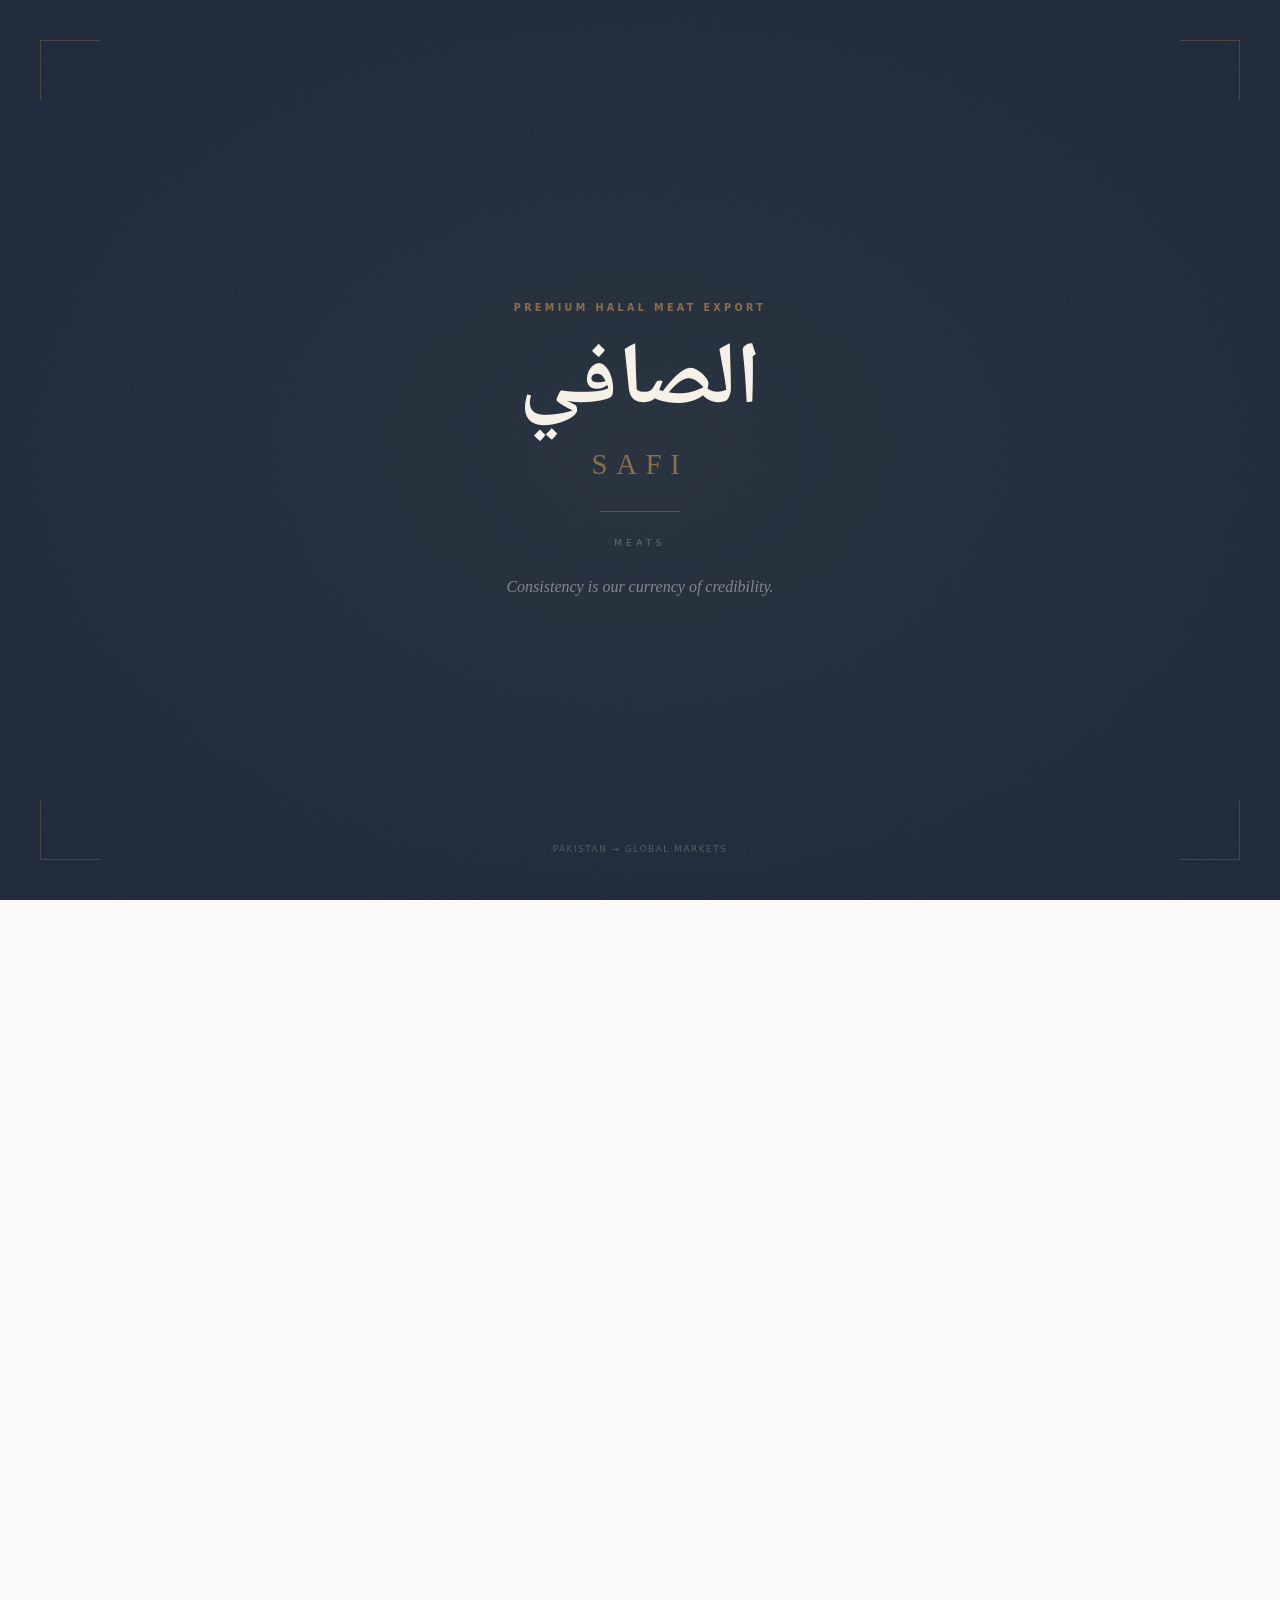
<file: index.html>
<!DOCTYPE html>
<html lang="en">
<head>
<meta charset="UTF-8">
<meta name="viewport" content="width=device-width, initial-scale=1.0">
<title>Safi Meat | Premium Halal Meat Exports</title>

<!-- Google Fonts -->
<link rel="preconnect" href="https://fonts.googleapis.com">
<link rel="preconnect" href="https://fonts.gstatic.com" crossorigin>
<link href="https://fonts.googleapis.com/css2?family=Cormorant+Garamond:ital,wght@0,400;0,500;0,600;0,700;1,400&family=DM+Sans:wght@300;400;500;600;700&family=Noto+Naskh+Arabic:wght@400;600;700&display=swap" rel="stylesheet">

<!-- Splash screen styles -->
<link rel="stylesheet" href="css/splash.css">

<style>
  /* ========================================
     DESIGN TOKENS
     ======================================== */
  :root {
    --clr-bg:       #faf9f7;
    --clr-surface:  #ffffff;
    --clr-ink:      #1a1a1a;
    --clr-ink-soft: #5c5c5c;
    --clr-accent:   #8b6e4e;
    --clr-accent-light: #c9a97a;
    --clr-line:     #e0ddd8;
    --clr-navy:     #1e2a3a;
    --clr-cream:    #f5f0e8;

    --ff-sans:  'Segoe UI', system-ui, -apple-system, sans-serif;
    --ff-serif: Georgia, 'Times New Roman', serif;

    --fs-display: clamp(2.5rem, 6vw, 5rem);
    --fs-h2:      clamp(1.5rem, 3vw, 2.25rem);
    --fs-body:    clamp(0.95rem, 1.2vw, 1.1rem);
    --fs-small:   0.85rem;

    --space-section: clamp(5rem, 10vw, 9rem);
    --max-w: 1200px;
  }

  /* ========================================
     RESET & BASE
     ======================================== */
  *, *::before, *::after { box-sizing: border-box; margin: 0; padding: 0; }

  html { scroll-behavior: smooth; }

  body {
    font-family: var(--ff-sans);
    background: var(--clr-bg);
    color: var(--clr-ink);
    line-height: 1.6;
    -webkit-font-smoothing: antialiased;
    overflow-x: hidden;
  }

  img, svg { display: block; max-width: 100%; }
  a { color: inherit; text-decoration: none; }

  .brand-name { color: var(--clr-accent); }

  /* ========================================
     LAYOUT UTILITIES
     ======================================== */
  .container {
    width: 90%;
    max-width: var(--max-w);
    margin: 0 auto;
  }

  .section-pad {
    padding: var(--space-section) 0;
  }

  /* ========================================
     HEADER / NAV
     ======================================== */
  header {
    position: fixed;
    top: 0; left: 0; right: 0;
    z-index: 100;
    background: rgba(250, 249, 247, 0.92);
    backdrop-filter: blur(12px);
    -webkit-backdrop-filter: blur(12px);
    border-bottom: 1px solid var(--clr-line);
    transition: box-shadow 0.3s;
  }

  header.scrolled {
    box-shadow: 0 1px 20px rgba(0,0,0,0.06);
  }

  .nav-inner {
    display: flex;
    align-items: center;
    justify-content: space-between;
    height: 64px;
  }

  .logo {
    display: flex;
    align-items: center;
    gap: 0.5rem;
  }

  .logo-mark {
    width: 32px;
    height: 32px;
    flex-shrink: 0;
  }

  .logo-mark svg {
    width: 100%;
    height: 100%;
  }

  .logo-text {
    font-family: var(--ff-serif);
    font-size: 1.35rem;
    font-weight: 700;
    letter-spacing: 0.04em;
    color: var(--clr-accent);
  }

  nav a {
    font-size: var(--fs-small);
    font-weight: 500;
    letter-spacing: 0.06em;
    text-transform: uppercase;
    color: var(--clr-ink-soft);
    transition: color 0.25s;
  }

  nav a:hover { color: var(--clr-accent); }

  .nav-links { display: flex; align-items: center; gap: 2rem; }

  .menu-toggle {
    display: none;
    background: none;
    border: none;
    cursor: pointer;
    padding: 4px;
  }

  .menu-toggle svg {
    width: 24px;
    height: 24px;
    stroke: var(--clr-ink);
  }

  /* ========================================
     HERO
     ======================================== */
  .hero {
    position: relative;
    min-height: 100vh;
    display: flex;
    align-items: center;
    justify-content: center;
    overflow: hidden;
    background: var(--clr-navy);
    color: #ffffff;
  }

  .hero-bg {
    position: absolute;
    inset: 0;
    overflow: hidden;
    opacity: 0.35;
  }

  /* Farm landscape background */
  .hero-farm {
    position: absolute;
    inset: 0;
    z-index: 1;
    display: flex;
    align-items: center;
    justify-content: center;
    pointer-events: none;
  }

  .hero-farm svg {
    width: 100%;
    max-width: 1400px;
    height: auto;
    opacity: 0.06;
  }

  /* Hero logo mark */
  .hero-logo {
    width: 90px;
    height: 90px;
    margin: 0 auto 0.75rem;
    opacity: 0;
    animation: fade-up 1s ease 0.1s forwards;
  }

  .hero-logo svg {
    width: 100%;
    height: 100%;
  }

  /* Animated route-map SVG */
  .route-map {
    position: absolute;
    inset: 0;
    width: 100%;
    height: 100%;
    transform: translateY(0);
  }

  /* Hub dots */
  .hub {
    fill: var(--clr-accent-light);
    opacity: 0.9;
  }

  .hub-glow {
    fill: var(--clr-accent-light);
    opacity: 0;
    animation: pulse-glow 3s ease-in-out infinite;
  }

  @keyframes pulse-glow {
    0%, 100% { opacity: 0; r: 6; }
    50% { opacity: 0.35; r: 18; }
  }

  /* Route lines */
  .route-line {
    fill: none;
    stroke: var(--clr-accent-light);
    stroke-width: 1;
    opacity: 0.25;
    stroke-dasharray: 6 4;
  }

  /* Animated particles along routes */
  .route-particle {
    fill: var(--clr-accent-light);
    opacity: 0;
    r: 2.5;
  }

  .route-particle.active {
    animation: particle-move 4s ease-in-out infinite;
  }

  @keyframes particle-move {
    0%   { opacity: 0; offset-distance: 0%; }
    10%  { opacity: 0.9; }
    85%  { opacity: 0.9; }
    100% { opacity: 0; offset-distance: 100%; }
  }

  /* Floating transport icons */
  .transport-icon {
    opacity: 0.15;
    animation: float-drift 20s linear infinite;
  }

  @keyframes float-drift {
    0%   { transform: translateX(-60px) translateY(10px); opacity: 0; }
    10%  { opacity: 0.15; }
    90%  { opacity: 0.15; }
    100% { transform: translateX(60px) translateY(-10px); opacity: 0; }
  }

  /* Background grid */
  .grid-line {
    stroke: rgba(255,255,255,0.04);
    stroke-width: 0.5;
  }

  /* Hero text */
  .hero-content {
    position: relative;
    z-index: 2;
    text-align: center;
    padding: 2rem;
    max-width: 800px;
  }

  .hero h1 {
    font-family: var(--ff-serif);
    font-size: var(--fs-display);
    font-weight: 400;
    line-height: 1.1;
    letter-spacing: 0.06em;
    font-variant-ligatures: no-common-ligatures;
    -webkit-font-feature-settings: "liga" 0;
    font-feature-settings: "liga" 0;
    margin-bottom: 0.75rem;
    opacity: 0;
    animation: fade-up 1s ease 0.3s forwards;
  }

  .hero h1 strong {
    font-weight: 700;
    color: var(--clr-accent-light);
  }

  .hero-tagline {
    font-size: var(--fs-body);
    font-weight: 300;
    letter-spacing: 0.12em;
    text-transform: uppercase;
    color: rgba(255,255,255,0.6);
    margin-top: 0.5rem;
    opacity: 0;
    animation: fade-up 1s ease 0.6s forwards;
  }

  .hero-divider {
    width: 40px;
    height: 1px;
    background: var(--clr-accent-light);
    margin: 2rem auto;
    opacity: 0;
    animation: fade-up 1s ease 0.5s forwards;
  }

  .hero-scroll {
    position: absolute;
    bottom: 2.5rem;
    left: 50%;
    transform: translateX(-50%);
    z-index: 2;
    opacity: 0;
    animation: fade-up 1s ease 1s forwards;
  }

  .hero-scroll svg {
    width: 20px;
    height: 30px;
    animation: bob 2s ease-in-out infinite;
  }

  @keyframes bob {
    0%, 100% { transform: translateY(0); }
    50% { transform: translateY(6px); }
  }

  @keyframes fade-up {
    from { opacity: 0; transform: translateY(16px); }
    to   { opacity: 1; transform: translateY(0); }
  }

  /* ========================================
     ABOUT
     ======================================== */
  .about {
    background: var(--clr-surface);
    border-bottom: 1px solid var(--clr-line);
  }

  .about-grid {
    display: grid;
    grid-template-columns: 1fr 1fr;
    gap: 4rem;
    align-items: center;
  }

  .about-text h2 {
    font-family: var(--ff-serif);
    font-size: var(--fs-h2);
    font-weight: 400;
    margin-bottom: 1.25rem;
    color: var(--clr-navy);
  }

  .about-text p {
    font-size: var(--fs-body);
    color: var(--clr-ink-soft);
    max-width: 480px;
    margin-bottom: 1rem;
  }

  .about-visual {
    display: flex;
    justify-content: center;
    align-items: center;
  }

  .cattle-illustration {
    width: 100%;
    max-width: 420px;
    opacity: 0.85;
  }

  .cattle-illustration path,
  .cattle-illustration line,
  .cattle-illustration polyline {
    stroke: var(--clr-accent);
    stroke-width: 1.2;
    fill: none;
    stroke-linecap: round;
    stroke-linejoin: round;
  }

  /* ========================================
     PILLARS (3-column features)
     ======================================== */
  .pillars {
    background: var(--clr-bg);
  }

  .pillars-header {
    text-align: center;
    margin-bottom: 3.5rem;
  }

  .pillars-header h2 {
    font-family: var(--ff-serif);
    font-size: var(--fs-h2);
    font-weight: 400;
    color: var(--clr-navy);
  }

  .pillars-grid {
    display: grid;
    grid-template-columns: repeat(3, 1fr);
    gap: 2.5rem;
  }

  .pillar {
    text-align: center;
    padding: 2.5rem 1.5rem;
    border: 1px solid var(--clr-line);
    border-radius: 4px;
    background: var(--clr-surface);
    transition: box-shadow 0.3s, transform 0.3s;
  }

  .pillar:hover {
    box-shadow: 0 8px 30px rgba(0,0,0,0.06);
    transform: translateY(-2px);
  }

  .pillar-icon {
    width: 48px;
    height: 48px;
    margin: 0 auto 1.25rem;
  }

  .pillar-icon svg {
    width: 100%;
    height: 100%;
    stroke: var(--clr-accent);
    stroke-width: 1.5;
    fill: none;
  }

  .pillar h3 {
    font-size: 1rem;
    font-weight: 600;
    letter-spacing: 0.04em;
    margin-bottom: 0.6rem;
    color: var(--clr-navy);
  }

  .pillar p {
    font-size: var(--fs-small);
    color: var(--clr-ink-soft);
    line-height: 1.65;
  }

  /* ========================================
     GLOBAL REACH SECTION
     ======================================== */
  .reach {
    background: var(--clr-navy);
    color: #fff;
    text-align: center;
    overflow: hidden;
    position: relative;
  }

  .reach h2 {
    font-family: var(--ff-serif);
    font-size: var(--fs-h2);
    font-weight: 400;
    margin-bottom: 1rem;
  }

  .reach p {
    color: rgba(255,255,255,0.55);
    font-size: var(--fs-body);
    max-width: 560px;
    margin: 0 auto 3rem;
  }

  .reach-map {
    position: relative;
    max-width: 900px;
    margin: 0 auto;
  }

  .reach-map svg {
    width: 100%;
    height: auto;
  }

  /* Animated arc paths */
  .arc-path {
    fill: none;
    stroke: var(--clr-accent-light);
    stroke-width: 1.5;
    stroke-dasharray: 300;
    stroke-dashoffset: 300;
    animation: draw-arc 3s ease forwards;
    opacity: 0.5;
  }

  .arc-path:nth-child(2) { animation-delay: 0.5s; }
  .arc-path:nth-child(3) { animation-delay: 1s; }
  .arc-path:nth-child(4) { animation-delay: 1.5s; }
  .arc-path:nth-child(5) { animation-delay: 2s; }

  @keyframes draw-arc {
    to { stroke-dashoffset: 0; }
  }

  .dest-dot {
    fill: var(--clr-accent-light);
    opacity: 0;
    animation: dot-appear 0.5s ease forwards;
  }

  .dest-dot:nth-child(7)  { animation-delay: 2s; }
  .dest-dot:nth-child(8)  { animation-delay: 2.3s; }
  .dest-dot:nth-child(9)  { animation-delay: 2.5s; }
  .dest-dot:nth-child(10) { animation-delay: 2.7s; }
  .dest-dot:nth-child(11) { animation-delay: 2.9s; }

  @keyframes dot-appear {
    to { opacity: 0.9; }
  }

  .origin-dot {
    fill: #fff;
  }

  .dest-label {
    fill: rgba(255,255,255,0.5);
    font-size: 10px;
    font-family: var(--ff-sans);
    letter-spacing: 0.08em;
  }

  /* ========================================
     CONTACT
     ======================================== */
  .contact {
    background: var(--clr-surface);
    border-top: 1px solid var(--clr-line);
  }

  .contact-inner {
    text-align: center;
    max-width: 600px;
    margin: 0 auto;
  }

  .contact h2 {
    font-family: var(--ff-serif);
    font-size: var(--fs-h2);
    font-weight: 400;
    color: var(--clr-navy);
    margin-bottom: 0.75rem;
  }

  .contact p {
    color: var(--clr-ink-soft);
    font-size: var(--fs-body);
    margin-bottom: 2.5rem;
  }

  /*
   * ==========================================
   *  CONTACT DETAILS — EASY TO UPDATE
   *  Change the email, phone, and address
   *  in the HTML below this style block.
   * ==========================================
   */

  .contact-grid {
    display: grid;
    grid-template-columns: repeat(auto-fit, minmax(180px, 1fr));
    gap: 2rem;
    text-align: center;
  }

  .contact-item {
    padding: 1.5rem;
  }

  .contact-item-icon {
    width: 32px;
    height: 32px;
    margin: 0 auto 0.75rem;
  }

  .contact-item-icon svg {
    width: 100%;
    height: 100%;
    stroke: var(--clr-accent);
    stroke-width: 1.5;
    fill: none;
  }

  .contact-item h4 {
    font-size: var(--fs-small);
    text-transform: uppercase;
    letter-spacing: 0.08em;
    color: var(--clr-ink-soft);
    margin-bottom: 0.35rem;
    font-weight: 500;
  }

  .contact-item a,
  .contact-item span {
    font-size: var(--fs-body);
    color: var(--clr-navy);
    font-weight: 500;
    transition: color 0.25s;
  }

  .contact-item a:hover {
    color: var(--clr-accent);
  }

  /* ========================================
     FOOTER
     ======================================== */
  footer {
    background: var(--clr-navy);
    color: rgba(255,255,255,0.4);
    text-align: center;
    padding: 2rem 0;
    font-size: var(--fs-small);
  }

  footer strong {
    color: rgba(255,255,255,0.7);
    font-weight: 500;
  }

  /* ========================================
     ANIMATIONS — SCROLL REVEAL
     ======================================== */
  .reveal {
    opacity: 0;
    transform: translateY(24px);
    transition: opacity 0.7s ease, transform 0.7s ease;
  }

  .reveal.visible {
    opacity: 1;
    transform: translateY(0);
  }

  /* ========================================
     RESPONSIVE
     ======================================== */
  @media (max-width: 768px) {
    .nav-links { display: none; }
    .nav-links.open {
      display: flex;
      flex-direction: column;
      position: absolute;
      top: 64px; left: 0; right: 0;
      background: rgba(250,249,247,0.97);
      backdrop-filter: blur(12px);
      padding: 1.5rem 0;
      border-bottom: 1px solid var(--clr-line);
    }
    .nav-links.open a {
      margin: 0;
      padding: 0.75rem 2rem;
    }
    .menu-toggle { display: block; }
    .about-grid {
      grid-template-columns: 1fr;
      gap: 2.5rem;
    }
    .about-visual { order: -1; }
    .cattle-illustration { max-width: 280px; }
    .pillars-grid {
      grid-template-columns: 1fr;
      gap: 1.5rem;
    }
  }

  @media (max-width: 480px) {
    .hero h1 { font-size: 2.2rem; }
    .contact-grid { grid-template-columns: 1fr; }
  }
</style>
</head>
<body>

<!-- ========================================
     SPLASH SCREEN
     ======================================== -->
<div class="splash" id="splash">
  <div class="splash-corner corner-tl"></div>
  <div class="splash-corner corner-tr"></div>
  <div class="splash-corner corner-bl"></div>
  <div class="splash-corner corner-br"></div>
  <div class="splash-content">
    <div class="splash-topline">Premium Halal Meat Export</div>
    <div class="splash-arabic">الصافي</div>
    <div class="splash-english">SAFI</div>
    <div class="splash-divider"></div>
    <div class="splash-sub">Meats</div>
    <div class="splash-slogan">Consistency is our currency of credibility.</div>
  </div>
  <div class="splash-position">
    <span>Pakistan &rarr; Global Markets</span>
  </div>
</div>

<!-- ========================================
     PAGE CONTENT (hidden until splash dismisses)
     ======================================== -->
<div id="page-content" class="page-content">

<!-- ========================================
     HEADER
     ======================================== -->
<header id="header">
  <div class="container nav-inner">
    <div class="logo">
      <div class="logo-mark">
        <svg viewBox="0 0 64 64" xmlns="http://www.w3.org/2000/svg" fill="none" stroke-linecap="round" stroke-linejoin="round">
          <!-- Shield outline -->
          <path d="M 32 4 L 56 14 L 56 34 Q 56 52 32 60 Q 8 52 8 34 L 8 14 Z" stroke="#1e2a3a" stroke-width="1.8" fill="none"/>
          <!-- Bull head (center) -->
          <path d="M 24 30 Q 22 24 18 20" stroke="#8b6e4e" stroke-width="1.5"/>
          <path d="M 40 30 Q 42 24 46 20" stroke="#8b6e4e" stroke-width="1.5"/>
          <path d="M 24 30 Q 26 34 28 36 Q 30 38 32 38 Q 34 38 36 36 Q 38 34 40 30" stroke="#8b6e4e" stroke-width="1.5"/>
          <path d="M 24 30 Q 28 28 32 27 Q 36 28 40 30" stroke="#8b6e4e" stroke-width="1.2"/>
          <circle cx="28" cy="30" r="1" fill="#8b6e4e"/>
          <circle cx="36" cy="30" r="1" fill="#8b6e4e"/>
          <path d="M 30 35 Q 32 36 34 35" stroke="#8b6e4e" stroke-width="1"/>
          <!-- Smaller bull left -->
          <path d="M 16 44 Q 15 42 13 40" stroke="#8b6e4e" stroke-width="1" opacity="0.5"/>
          <path d="M 22 44 Q 23 42 25 40" stroke="#8b6e4e" stroke-width="1" opacity="0.5"/>
          <path d="M 16 44 Q 19 46 22 44" stroke="#8b6e4e" stroke-width="1" opacity="0.5"/>
          <!-- Smaller bull right -->
          <path d="M 42 44 Q 41 42 39 40" stroke="#8b6e4e" stroke-width="1" opacity="0.5"/>
          <path d="M 48 44 Q 49 42 51 40" stroke="#8b6e4e" stroke-width="1" opacity="0.5"/>
          <path d="M 42 44 Q 45 46 48 44" stroke="#8b6e4e" stroke-width="1" opacity="0.5"/>
          <!-- Ground line -->
          <path d="M 14 50 Q 32 48 50 50" stroke="#8b6e4e" stroke-width="0.8" opacity="0.3"/>
        </svg>
      </div>
      <div class="logo-text">SAFI MEAT</div>
    </div>
    <button class="menu-toggle" aria-label="Menu" onclick="document.querySelector('.nav-links').classList.toggle('open')">
      <svg viewBox="0 0 24 24" fill="none" stroke-width="2" stroke-linecap="round">
        <line x1="3" y1="6" x2="21" y2="6"/>
        <line x1="3" y1="12" x2="21" y2="12"/>
        <line x1="3" y1="18" x2="21" y2="18"/>
      </svg>
    </button>
    <div class="nav-links">
      <a href="#about">About</a>
      <a href="#pillars">Why Us</a>
      <a href="#reach">Reach</a>
      <a href="#contact">Contact</a>
    </div>
  </div>
</header>

<!-- ========================================
     HERO — Animated hub-to-hub routes
     ======================================== -->
<section class="hero" id="hero">
  <div class="hero-bg">
    <svg class="route-map" viewBox="0 0 1200 700" preserveAspectRatio="xMidYMid slice">
      <!-- Background grid -->
      <g class="grid">
        <line class="grid-line" x1="0" y1="100" x2="1200" y2="100"/>
        <line class="grid-line" x1="0" y1="200" x2="1200" y2="200"/>
        <line class="grid-line" x1="0" y1="300" x2="1200" y2="300"/>
        <line class="grid-line" x1="0" y1="400" x2="1200" y2="400"/>
        <line class="grid-line" x1="0" y1="500" x2="1200" y2="500"/>
        <line class="grid-line" x1="0" y1="600" x2="1200" y2="600"/>
        <line class="grid-line" x1="200" y1="0" x2="200" y2="700"/>
        <line class="grid-line" x1="400" y1="0" x2="400" y2="700"/>
        <line class="grid-line" x1="600" y1="0" x2="600" y2="700"/>
        <line class="grid-line" x1="800" y1="0" x2="800" y2="700"/>
        <line class="grid-line" x1="1000" y1="0" x2="1000" y2="700"/>
      </g>

      <!-- Route paths from Pakistan (origin ~720,320) outward -->
      <!-- To UAE/Dubai -->
      <path class="route-line" d="M 720 320 Q 640 280 560 310" id="route1"/>
      <!-- To Saudi Arabia -->
      <path class="route-line" d="M 720 320 Q 600 340 520 360" id="route2"/>
      <!-- To China / East Asia -->
      <path class="route-line" d="M 720 320 Q 840 260 960 240" id="route3"/>
      <!-- To Southeast Asia -->
      <path class="route-line" d="M 720 320 Q 820 380 920 420" id="route4"/>
      <!-- To Central Asia -->
      <path class="route-line" d="M 720 320 Q 680 220 640 170" id="route5"/>
      <!-- To Africa -->
      <path class="route-line" d="M 720 320 Q 560 420 440 480" id="route6"/>
      <!-- To Europe -->
      <path class="route-line" d="M 720 320 Q 540 200 380 160" id="route7"/>
      <!-- To North America (far) -->
      <path class="route-line" d="M 720 320 Q 400 120 180 200" id="route8"/>

      <!-- Animated particles along each route -->
      <circle class="route-particle active" r="2.5" style="offset-path: path('M 720 320 Q 640 280 560 310'); animation-delay: 0s;"/>
      <circle class="route-particle active" r="2.5" style="offset-path: path('M 720 320 Q 600 340 520 360'); animation-delay: 0.7s;"/>
      <circle class="route-particle active" r="2.5" style="offset-path: path('M 720 320 Q 840 260 960 240'); animation-delay: 1.2s;"/>
      <circle class="route-particle active" r="2.5" style="offset-path: path('M 720 320 Q 820 380 920 420'); animation-delay: 0.4s;"/>
      <circle class="route-particle active" r="2.5" style="offset-path: path('M 720 320 Q 680 220 640 170'); animation-delay: 1.8s;"/>
      <circle class="route-particle active" r="2.5" style="offset-path: path('M 720 320 Q 560 420 440 480'); animation-delay: 2.2s;"/>
      <circle class="route-particle active" r="2.5" style="offset-path: path('M 720 320 Q 540 200 380 160'); animation-delay: 1.0s;"/>
      <circle class="route-particle active" r="2.5" style="offset-path: path('M 720 320 Q 400 120 180 200'); animation-delay: 1.5s;"/>

      <!-- Second wave of particles (staggered) -->
      <circle class="route-particle active" r="2" style="offset-path: path('M 720 320 Q 640 280 560 310'); animation-delay: 2.0s;"/>
      <circle class="route-particle active" r="2" style="offset-path: path('M 720 320 Q 840 260 960 240'); animation-delay: 3.0s;"/>
      <circle class="route-particle active" r="2" style="offset-path: path('M 720 320 Q 600 340 520 360'); animation-delay: 2.5s;"/>
      <circle class="route-particle active" r="2" style="offset-path: path('M 720 320 Q 540 200 380 160'); animation-delay: 3.2s;"/>

      <!-- Destination hubs -->
      <!-- UAE -->
      <circle class="hub-glow" cx="560" cy="310" r="6" style="animation-delay: 0.2s;"/>
      <circle class="hub" cx="560" cy="310" r="3.5"/>
      <!-- Saudi -->
      <circle class="hub-glow" cx="520" cy="360" r="6" style="animation-delay: 0.8s;"/>
      <circle class="hub" cx="520" cy="360" r="3.5"/>
      <!-- East Asia -->
      <circle class="hub-glow" cx="960" cy="240" r="6" style="animation-delay: 1.4s;"/>
      <circle class="hub" cx="960" cy="240" r="3.5"/>
      <!-- SE Asia -->
      <circle class="hub-glow" cx="920" cy="420" r="6" style="animation-delay: 0.5s;"/>
      <circle class="hub" cx="920" cy="420" r="3.5"/>
      <!-- Central Asia -->
      <circle class="hub-glow" cx="640" cy="170" r="6" style="animation-delay: 1.0s;"/>
      <circle class="hub" cx="640" cy="170" r="3.5"/>
      <!-- Africa -->
      <circle class="hub-glow" cx="440" cy="480" r="6" style="animation-delay: 1.6s;"/>
      <circle class="hub" cx="440" cy="480" r="3.5"/>
      <!-- Europe -->
      <circle class="hub-glow" cx="380" cy="160" r="6" style="animation-delay: 2.0s;"/>
      <circle class="hub" cx="380" cy="160" r="3.5"/>
      <!-- North America -->
      <circle class="hub-glow" cx="180" cy="200" r="6" style="animation-delay: 2.4s;"/>
      <circle class="hub" cx="180" cy="200" r="3.5"/>

      <!-- Origin hub — Pakistan (larger, brighter) -->
      <circle cx="720" cy="320" r="20" fill="rgba(201,169,122,0.08)">
        <animate attributeName="r" values="16;24;16" dur="4s" repeatCount="indefinite"/>
        <animate attributeName="opacity" values="0.15;0.05;0.15" dur="4s" repeatCount="indefinite"/>
      </circle>
      <circle cx="720" cy="320" r="5" fill="#fff" opacity="0.9"/>

      <!-- Minimalist ship icon (floating) -->
      <g class="transport-icon" transform="translate(480, 440)" style="animation-delay: 0s;">
        <path d="M 0 8 L 4 0 L 28 0 L 32 8 Z" stroke="rgba(201,169,122,0.8)" stroke-width="1" fill="none"/>
        <line x1="14" y1="0" x2="14" y2="-12" stroke="rgba(201,169,122,0.8)" stroke-width="1"/>
        <path d="M 14 -12 L 24 -4 L 14 -4 Z" stroke="rgba(201,169,122,0.8)" stroke-width="0.8" fill="none"/>
        <path d="M -4 10 Q 16 14 36 10" stroke="rgba(201,169,122,0.5)" stroke-width="0.8" fill="none"/>
      </g>

      <!-- Minimalist plane icon (floating) -->
      <g class="transport-icon" transform="translate(340, 220)" style="animation-delay: 5s;">
        <path d="M 0 6 L 12 0 L 24 6 M 8 4 L 12 -4 L 16 4 M 10 6 L 12 10 L 14 6" stroke="rgba(201,169,122,0.8)" stroke-width="0.8" fill="none"/>
      </g>

      <!-- Another ship -->
      <g class="transport-icon" transform="translate(850, 370)" style="animation-delay: 10s;">
        <path d="M 0 8 L 4 0 L 28 0 L 32 8 Z" stroke="rgba(201,169,122,0.8)" stroke-width="1" fill="none"/>
        <line x1="16" y1="0" x2="16" y2="-10" stroke="rgba(201,169,122,0.8)" stroke-width="1"/>
        <path d="M -4 10 Q 16 14 36 10" stroke="rgba(201,169,122,0.5)" stroke-width="0.8" fill="none"/>
      </g>

      <!-- Another plane -->
      <g class="transport-icon" transform="translate(600, 150)" style="animation-delay: 14s;">
        <path d="M 0 6 L 12 0 L 24 6 M 8 4 L 12 -4 L 16 4 M 10 6 L 12 10 L 14 6" stroke="rgba(201,169,122,0.8)" stroke-width="0.8" fill="none"/>
      </g>
    </svg>
  </div>

  <!-- Farm landscape line drawing background -->
  <div class="hero-farm">
    <svg viewBox="0 0 1200 600" xmlns="http://www.w3.org/2000/svg" fill="none" stroke="rgba(255,255,255,0.8)" stroke-linecap="round" stroke-linejoin="round">
      <!-- Radial fade mask -->
      <defs>
        <radialGradient id="farm-fade" cx="50%" cy="45%" r="55%">
          <stop offset="0%" stop-color="white" stop-opacity="1"/>
          <stop offset="60%" stop-color="white" stop-opacity="0.6"/>
          <stop offset="100%" stop-color="white" stop-opacity="0"/>
        </radialGradient>
        <mask id="farm-mask">
          <rect width="1200" height="600" fill="url(#farm-fade)"/>
        </mask>
      </defs>

      <g mask="url(#farm-mask)">
        <!-- Distant hills / horizon -->
        <path d="M 0 320 Q 100 290 200 300 Q 350 280 450 295 Q 550 270 650 285 Q 780 265 900 280 Q 1000 270 1100 285 L 1200 290" stroke-width="0.8" opacity="0.4"/>
        <path d="M 0 340 Q 150 310 300 320 Q 450 300 600 315 Q 750 295 900 310 Q 1050 300 1200 310" stroke-width="0.6" opacity="0.25"/>

        <!-- Barn / farmhouse (left side, subtle) -->
        <g stroke-width="1" opacity="0.5">
          <!-- Barn body -->
          <rect x="120" y="310" width="80" height="55" rx="1"/>
          <!-- Barn roof -->
          <path d="M 115 310 L 160 280 L 205 310"/>
          <!-- Barn door -->
          <path d="M 148 365 L 148 340 Q 160 335 172 340 L 172 365"/>
          <!-- Silo -->
          <rect x="210" y="300" width="22" height="65"/>
          <path d="M 210 300 Q 221 290 232 300"/>
          <!-- Barn window -->
          <rect x="130" y="325" width="10" height="8" rx="1" opacity="0.6"/>
        </g>

        <!-- Fence line running across (left to right) -->
        <g stroke-width="0.7" opacity="0.35">
          <!-- Posts -->
          <line x1="60" y1="370" x2="60" y2="385"/>
          <line x1="110" y1="368" x2="110" y2="383"/>
          <line x1="160" y1="367" x2="160" y2="382"/>
          <line x1="260" y1="365" x2="260" y2="380"/>
          <line x1="320" y1="364" x2="320" y2="379"/>
          <line x1="380" y1="363" x2="380" y2="378"/>
          <line x1="440" y1="362" x2="440" y2="377"/>
          <!-- Rails -->
          <path d="M 40 373 Q 250 365 460 365"/>
          <path d="M 40 379 Q 250 371 460 371"/>
        </g>

        <!-- Right side fence -->
        <g stroke-width="0.7" opacity="0.35">
          <line x1="760" y1="363" x2="760" y2="378"/>
          <line x1="820" y1="364" x2="820" y2="379"/>
          <line x1="880" y1="365" x2="880" y2="380"/>
          <line x1="940" y1="366" x2="940" y2="381"/>
          <line x1="1000" y1="367" x2="1000" y2="382"/>
          <line x1="1060" y1="368" x2="1060" y2="383"/>
          <line x1="1120" y1="369" x2="1120" y2="384"/>
          <path d="M 740 366 Q 940 369 1140 372"/>
          <path d="M 740 372 Q 940 375 1140 378"/>
        </g>

        <!-- Cattle silhouettes (grazing, left field) -->
        <!-- Bull 1 (larger, foreground left) -->
        <g stroke-width="0.9" opacity="0.45">
          <path d="M 300 385 Q 310 378 325 376 Q 340 375 352 378 Q 358 381 360 386"/>
          <path d="M 300 385 L 302 395"/>
          <path d="M 312 387 L 313 395"/>
          <path d="M 350 387 L 349 395"/>
          <path d="M 360 386 L 362 395"/>
          <path d="M 300 385 Q 295 382 292 378"/>
          <path d="M 288 376 Q 286 372 284 370"/>
          <path d="M 294 376 Q 295 372 297 370"/>
        </g>

        <!-- Bull 2 (mid distance) -->
        <g stroke-width="0.7" opacity="0.3">
          <path d="M 420 375 Q 428 370 438 369 Q 448 369 455 372 Q 458 374 459 377"/>
          <path d="M 420 377 L 421 383"/>
          <path d="M 430 378 L 430 383"/>
          <path d="M 452 378 L 452 383"/>
          <path d="M 459 377 L 460 383"/>
          <path d="M 420 375 Q 417 373 415 370"/>
        </g>

        <!-- Bull 3 (right field, grazing) -->
        <g stroke-width="0.9" opacity="0.45">
          <path d="M 830 380 Q 840 373 855 371 Q 870 370 882 373 Q 888 376 890 381"/>
          <path d="M 830 381 L 832 391"/>
          <path d="M 842 382 L 843 391"/>
          <path d="M 878 382 L 877 391"/>
          <path d="M 890 381 L 892 391"/>
          <path d="M 830 380 Q 826 377 823 373"/>
          <path d="M 819 371 Q 817 367 815 365"/>
          <path d="M 825 371 Q 826 367 828 365"/>
        </g>

        <!-- Bull 4 (distant right) -->
        <g stroke-width="0.6" opacity="0.25">
          <path d="M 970 370 Q 976 366 984 365 Q 992 365 997 367 Q 999 369 1000 372"/>
          <path d="M 970 372 L 971 377"/>
          <path d="M 997 372 L 998 377"/>
          <path d="M 970 370 Q 968 368 966 366"/>
        </g>

        <!-- Bull 5 (distant left) -->
        <g stroke-width="0.6" opacity="0.25">
          <path d="M 500 368 Q 506 364 514 363 Q 522 363 527 365 Q 529 367 530 370"/>
          <path d="M 500 370 L 501 375"/>
          <path d="M 527 370 L 528 375"/>
          <path d="M 500 368 Q 498 366 496 364"/>
        </g>

        <!-- Ground texture lines -->
        <g stroke-width="0.4" opacity="0.15">
          <path d="M 0 400 Q 200 395 400 398 Q 600 394 800 397 Q 1000 393 1200 396"/>
          <path d="M 0 430 Q 300 422 600 425 Q 900 420 1200 424"/>
          <path d="M 0 460 Q 250 455 500 458 Q 750 452 1000 456 L 1200 454"/>
          <path d="M 100 410 Q 200 407 300 409" opacity="0.5"/>
          <path d="M 700 405 Q 800 402 900 404" opacity="0.5"/>
        </g>

        <!-- Scattered trees (distant, minimal) -->
        <g stroke-width="0.7" opacity="0.3">
          <!-- Tree 1 -->
          <line x1="560" y1="310" x2="560" y2="295"/>
          <path d="M 550 298 Q 560 285 570 298"/>
          <!-- Tree 2 -->
          <line x1="650" y1="305" x2="650" y2="290"/>
          <path d="M 642 293 Q 650 280 658 293"/>
          <!-- Tree cluster right -->
          <line x1="1040" y1="300" x2="1040" y2="285"/>
          <path d="M 1032 288 Q 1040 275 1048 288"/>
          <line x1="1055" y1="303" x2="1055" y2="290"/>
          <path d="M 1048 293 Q 1055 282 1062 293"/>
        </g>

        <!-- Windmill (right side, elegant) -->
        <g stroke-width="0.8" opacity="0.4">
          <line x1="700" y1="360" x2="700" y2="300"/>
          <path d="M 700 300 L 690 280 L 700 300 L 710 280 L 700 300 L 680 310 L 700 300 L 720 310"/>
          <!-- Base braces -->
          <line x1="695" y1="360" x2="705" y2="360"/>
          <line x1="697" y1="340" x2="703" y2="340"/>
        </g>
      </g>
    </svg>
  </div>

  <div class="hero-content">
    <!-- Hero logo mark -->
    <div class="hero-logo">
      <svg viewBox="0 0 64 64" xmlns="http://www.w3.org/2000/svg" fill="none" stroke-linecap="round" stroke-linejoin="round">
        <!-- Shield -->
        <path d="M 32 4 L 56 14 L 56 34 Q 56 52 32 60 Q 8 52 8 34 L 8 14 Z" stroke="rgba(255,255,255,0.7)" stroke-width="1.2" fill="none"/>
        <!-- Bull head (center) -->
        <path d="M 24 30 Q 22 24 18 20" stroke="var(--clr-accent-light)" stroke-width="1.3"/>
        <path d="M 40 30 Q 42 24 46 20" stroke="var(--clr-accent-light)" stroke-width="1.3"/>
        <path d="M 24 30 Q 26 34 28 36 Q 30 38 32 38 Q 34 38 36 36 Q 38 34 40 30" stroke="var(--clr-accent-light)" stroke-width="1.3"/>
        <path d="M 24 30 Q 28 28 32 27 Q 36 28 40 30" stroke="var(--clr-accent-light)" stroke-width="1"/>
        <circle cx="28" cy="30" r="1" fill="var(--clr-accent-light)"/>
        <circle cx="36" cy="30" r="1" fill="var(--clr-accent-light)"/>
        <path d="M 30 35 Q 32 36 34 35" stroke="var(--clr-accent-light)" stroke-width="0.8"/>
        <!-- Smaller bulls flanking -->
        <path d="M 16 44 Q 15 42 13 40" stroke="var(--clr-accent-light)" stroke-width="0.8" opacity="0.5"/>
        <path d="M 22 44 Q 23 42 25 40" stroke="var(--clr-accent-light)" stroke-width="0.8" opacity="0.5"/>
        <path d="M 16 44 Q 19 46 22 44" stroke="var(--clr-accent-light)" stroke-width="0.8" opacity="0.5"/>
        <path d="M 42 44 Q 41 42 39 40" stroke="var(--clr-accent-light)" stroke-width="0.8" opacity="0.5"/>
        <path d="M 48 44 Q 49 42 51 40" stroke="var(--clr-accent-light)" stroke-width="0.8" opacity="0.5"/>
        <path d="M 42 44 Q 45 46 48 44" stroke="var(--clr-accent-light)" stroke-width="0.8" opacity="0.5"/>
        <!-- Ground -->
        <path d="M 14 50 Q 32 48 50 50" stroke="var(--clr-accent-light)" stroke-width="0.6" opacity="0.3"/>
      </svg>
    </div>
    <h1><strong>Safi Meat</strong></h1>
    <p class="hero-tagline">Premium quality, halal certified, procured in Pakistan</p>
  </div>

  <div class="hero-scroll">
    <svg viewBox="0 0 20 30" fill="none" stroke="rgba(255,255,255,0.4)" stroke-width="1.5" stroke-linecap="round">
      <rect x="1" y="1" width="18" height="28" rx="9"/>
      <line x1="10" y1="8" x2="10" y2="14"/>
    </svg>
  </div>
</section>

<!-- ========================================
     ABOUT
     ======================================== -->
<section class="about section-pad" id="about">
  <div class="container">
    <div class="about-grid">
      <div class="about-text reveal">
        <h2>Sourced with integrity,<br>delivered worldwide</h2>
        <p>
          <span class="brand-name">Safi Meat</span> is a premium halal meat exporter based in Pakistan. We partner directly with trusted livestock suppliers to deliver beef and mutton that meet the highest standards of halal certification and food safety.
        </p>
        <p>
          From our procurement facilities in Pakistan to markets across the Middle East, Asia, and beyond. Every shipment carries our promise of quality, traceability, and care.
        </p>
      </div>
      <div class="about-visual reveal">
        <!-- Elegant line-drawing cattle illustration -->
        <svg class="cattle-illustration" viewBox="0 0 400 280" xmlns="http://www.w3.org/2000/svg">
          <!-- Bull body outline - elegant, minimal -->
          <!-- Back line -->
          <path d="M 100 120 Q 120 105 160 100 Q 200 96 240 100 Q 280 105 300 115"/>
          <!-- Chest/belly -->
          <path d="M 100 120 Q 95 140 92 160 Q 90 175 100 185"/>
          <!-- Front leg left -->
          <path d="M 100 185 Q 102 210 100 235 Q 99 245 105 248"/>
          <!-- Front leg right -->
          <path d="M 120 180 Q 122 208 120 235 Q 119 245 125 248"/>
          <!-- Belly line -->
          <path d="M 120 180 Q 170 190 220 188 Q 260 185 280 178"/>
          <!-- Rear leg left -->
          <path d="M 280 178 Q 282 205 278 235 Q 277 245 283 248"/>
          <!-- Rear leg right -->
          <path d="M 300 170 Q 305 200 302 235 Q 301 245 307 248"/>
          <!-- Rump -->
          <path d="M 300 115 Q 315 125 318 145 Q 316 160 300 170"/>
          <!-- Tail -->
          <path d="M 318 140 Q 335 130 345 145 Q 348 155 340 162"/>
          <!-- Tail tuft -->
          <path d="M 340 162 Q 335 168 338 172"/>
          <!-- Neck -->
          <path d="M 100 120 Q 85 115 75 105 Q 68 96 65 88"/>
          <!-- Head -->
          <path d="M 65 88 Q 58 82 50 80 Q 42 80 38 85 Q 34 92 40 98 Q 48 103 58 100 Q 65 97 68 96"/>
          <!-- Horn left -->
          <path d="M 52 80 Q 45 68 42 60"/>
          <!-- Horn right -->
          <path d="M 62 82 Q 60 68 62 58"/>
          <!-- Eye -->
          <circle cx="50" cy="88" r="2" fill="currentColor" stroke="none" style="color: var(--clr-accent);"/>
          <!-- Nostril -->
          <path d="M 40 94 Q 38 96 40 97"/>
          <!-- Ear -->
          <path d="M 58 78 Q 68 72 72 78"/>
          <!-- Dewlap -->
          <path d="M 68 96 Q 72 110 80 118"/>
          <!-- Muscle definition lines (subtle) -->
          <path d="M 130 110 Q 145 115 155 112" opacity="0.4"/>
          <path d="M 260 112 Q 275 118 285 115" opacity="0.4"/>
          <!-- Shoulder line -->
          <path d="M 105 130 Q 110 150 108 170" opacity="0.4"/>
          <!-- Hip line -->
          <path d="M 290 125 Q 295 145 292 165" opacity="0.4"/>

          <!-- Hooves (small marks) -->
          <line x1="100" y1="248" x2="110" y2="248" opacity="0.5"/>
          <line x1="120" y1="248" x2="130" y2="248" opacity="0.5"/>
          <line x1="273" y1="248" x2="288" y2="248" opacity="0.5"/>
          <line x1="297" y1="248" x2="312" y2="248" opacity="0.5"/>

          <!-- Ground shadow (subtle) -->
          <ellipse cx="195" cy="254" rx="120" ry="4" fill="none" stroke="currentColor" style="color: var(--clr-accent);" stroke-width="0.5" opacity="0.2"/>

          <!-- Second bull (background, smaller, lighter) -->
          <g transform="translate(140, 30) scale(0.55)" opacity="0.3">
            <path d="M 100 120 Q 120 105 160 100 Q 200 96 240 100 Q 280 105 300 115"/>
            <path d="M 100 120 Q 95 140 92 160 Q 90 175 100 185"/>
            <path d="M 100 185 Q 102 210 100 235 Q 99 245 105 248"/>
            <path d="M 120 180 Q 122 208 120 235 Q 119 245 125 248"/>
            <path d="M 120 180 Q 170 190 220 188 Q 260 185 280 178"/>
            <path d="M 280 178 Q 282 205 278 235 Q 277 245 283 248"/>
            <path d="M 300 170 Q 305 200 302 235 Q 301 245 307 248"/>
            <path d="M 300 115 Q 315 125 318 145 Q 316 160 300 170"/>
            <path d="M 100 120 Q 85 115 75 105 Q 68 96 65 88"/>
            <path d="M 65 88 Q 58 82 50 80 Q 42 80 38 85 Q 34 92 40 98 Q 48 103 58 100"/>
            <path d="M 52 80 Q 45 68 42 60"/>
            <path d="M 62 82 Q 60 68 62 58"/>
          </g>
        </svg>
      </div>
    </div>
  </div>
</section>

<!-- ========================================
     PILLARS
     ======================================== -->
<section class="pillars section-pad" id="pillars">
  <div class="container">
    <div class="pillars-header reveal">
      <h2>Why <span class="brand-name">Safi Meat</span></h2>
    </div>
    <div class="pillars-grid">
      <div class="pillar reveal">
        <div class="pillar-icon">
          <!-- Halal / certification icon -->
          <svg viewBox="0 0 48 48" stroke-linecap="round" stroke-linejoin="round">
            <circle cx="24" cy="24" r="20"/>
            <path d="M 16 24 L 22 30 L 34 18"/>
          </svg>
        </div>
        <h3>Halal Certified</h3>
        <p>Every product is certified halal under strict Islamic guidelines, ensuring complete compliance from farm to shipment.</p>
      </div>
      <div class="pillar reveal">
        <div class="pillar-icon">
          <!-- Cold chain / quality icon -->
          <svg viewBox="0 0 48 48" stroke-linecap="round" stroke-linejoin="round">
            <rect x="8" y="12" width="32" height="26" rx="2"/>
            <line x1="8" y1="22" x2="40" y2="22"/>
            <line x1="24" y1="28" x2="24" y2="34"/>
            <line x1="20" y1="30" x2="28" y2="30"/>
            <line x1="22" y1="32" x2="26" y2="32"/>
          </svg>
        </div>
        <h3>Cold Chain Integrity</h3>
        <p>Temperature-controlled logistics from processing to delivery, preserving freshness across every mile.</p>
      </div>
      <div class="pillar reveal">
        <div class="pillar-icon">
          <!-- Global / network icon -->
          <svg viewBox="0 0 48 48" stroke-linecap="round" stroke-linejoin="round">
            <circle cx="24" cy="24" r="20"/>
            <ellipse cx="24" cy="24" rx="10" ry="20"/>
            <line x1="4" y1="24" x2="44" y2="24"/>
            <path d="M 7 15 Q 24 18 41 15"/>
            <path d="M 7 33 Q 24 30 41 33"/>
          </svg>
        </div>
        <h3>Global Network</h3>
        <p>Establishing trade routes and partnerships across the Middle East, Central Asia, Southeast Asia, and international markets.</p>
      </div>
    </div>
  </div>
</section>

<!-- ========================================
     GLOBAL REACH — Animated arcs
     ======================================== -->
<section class="reach section-pad" id="reach">
  <div class="container">
    <div class="reveal">
      <h2>From Pakistan to the world</h2>
      <p>Whether by road, sea, or air, we connect premium halal meat from Pakistan's finest sources to tables across continents.</p>
    </div>
    <div class="reach-map reveal">
      <svg viewBox="0 0 800 400" xmlns="http://www.w3.org/2000/svg">
        <!-- Simplified world context dots (faint) -->
        <g fill="rgba(255,255,255,0.06)">
          <!-- North America cluster -->
          <circle cx="80" cy="130" r="1.5"/><circle cx="95" cy="135" r="1.5"/>
          <circle cx="85" cy="145" r="1.5"/><circle cx="100" cy="150" r="1.5"/>
          <!-- Europe cluster -->
          <circle cx="260" cy="100" r="1.5"/><circle cx="275" cy="95" r="1.5"/>
          <circle cx="265" cy="110" r="1.5"/><circle cx="280" cy="105" r="1.5"/>
          <circle cx="290" cy="98" r="1.5"/><circle cx="270" cy="120" r="1.5"/>
          <!-- Africa -->
          <circle cx="280" cy="220" r="1.5"/><circle cx="290" cy="240" r="1.5"/>
          <circle cx="275" cy="260" r="1.5"/><circle cx="285" cy="280" r="1.5"/>
          <!-- Central/East Asia -->
          <circle cx="500" cy="120" r="1.5"/><circle cx="520" cy="110" r="1.5"/>
          <circle cx="540" cy="125" r="1.5"/><circle cx="560" cy="115" r="1.5"/>
          <!-- SE Asia -->
          <circle cx="530" cy="250" r="1.5"/><circle cx="545" cy="260" r="1.5"/>
          <circle cx="555" cy="255" r="1.5"/>
        </g>

        <!-- Origin: Pakistan (centered at x=400) -->
        <circle class="origin-dot" cx="400" cy="180" r="6" opacity="0.9"/>
        <circle cx="400" cy="180" r="12" fill="none" stroke="rgba(255,255,255,0.2)" stroke-width="1">
          <animate attributeName="r" values="10;18;10" dur="3s" repeatCount="indefinite"/>
          <animate attributeName="opacity" values="0.3;0.05;0.3" dur="3s" repeatCount="indefinite"/>
        </circle>
        <text x="400" y="200" text-anchor="middle" class="dest-label" style="font-size: 11px; fill: rgba(255,255,255,0.7);">PAKISTAN</text>

        <!-- Arc: Pakistan → UAE (west-southwest, ~54°E 24°N) -->
        <path class="arc-path" d="M 400 180 Q 350 155 320 200" style="animation-delay: 0.3s;"/>
        <circle class="dest-dot" cx="320" cy="200" r="4" style="animation-delay: 2.2s;"/>
        <text x="320" y="217" text-anchor="middle" class="dest-label">UAE</text>

        <!-- Arc: Pakistan → Saudi Arabia (further west, ~45°E 24°N) -->
        <path class="arc-path" d="M 400 180 Q 320 165 280 210" style="animation-delay: 0.6s;"/>
        <circle class="dest-dot" cx="280" cy="210" r="4" style="animation-delay: 2.5s;"/>
        <text x="280" y="227" text-anchor="middle" class="dest-label">KSA</text>

        <!-- Arc: Pakistan → China (northeast, ~105°E 35°N) -->
        <path class="arc-path" d="M 400 180 Q 470 110 540 130" style="animation-delay: 0.9s;"/>
        <circle class="dest-dot" cx="540" cy="130" r="4" style="animation-delay: 2.8s;"/>
        <text x="540" y="120" text-anchor="middle" class="dest-label">CHINA</text>

        <!-- Arc: Pakistan → SE Asia (east-southeast, ~105°E 5°N) -->
        <path class="arc-path" d="M 400 180 Q 480 240 540 270" style="animation-delay: 1.2s;"/>
        <circle class="dest-dot" cx="540" cy="270" r="4" style="animation-delay: 3.1s;"/>
        <text x="540" y="287" text-anchor="middle" class="dest-label">SE ASIA</text>

        <!-- Arc: Pakistan → Central Asia (north, ~65°E 42°N) -->
        <path class="arc-path" d="M 400 180 Q 370 110 380 80" style="animation-delay: 1.3s;"/>
        <circle class="dest-dot" cx="380" cy="80" r="4" style="animation-delay: 3.0s;"/>
        <text x="380" y="70" text-anchor="middle" class="dest-label">C. ASIA</text>

        <!-- Arc: Pakistan → Europe (northwest, ~15°E 50°N) -->
        <path class="arc-path" d="M 400 180 Q 320 70 260 105" style="animation-delay: 1.5s;"/>
        <circle class="dest-dot" cx="260" cy="105" r="4" style="animation-delay: 3.4s;"/>
        <text x="260" y="95" text-anchor="middle" class="dest-label">EUROPE</text>

        <!-- Define motion paths -->
        <defs>
          <path id="arc-uae" d="M 400 180 Q 350 155 320 200"/>
          <path id="arc-ksa" d="M 400 180 Q 320 165 280 210"/>
          <path id="arc-china" d="M 400 180 Q 470 110 540 130"/>
          <path id="arc-sea" d="M 400 180 Q 480 240 540 270"/>
          <path id="arc-casia" d="M 400 180 Q 370 110 380 80"/>
          <path id="arc-eu" d="M 400 180 Q 320 70 260 105"/>
        </defs>

        <!-- Animated particles along each arc -->
        <circle r="2" fill="var(--clr-accent-light)" opacity="0">
          <animateMotion dur="3.5s" repeatCount="indefinite" begin="0s"><mpath href="#arc-uae"/></animateMotion>
          <animate attributeName="opacity" values="0;0.7;0.7;0" dur="3.5s" repeatCount="indefinite" begin="0s"/>
        </circle>
        <circle r="2" fill="var(--clr-accent-light)" opacity="0">
          <animateMotion dur="3.5s" repeatCount="indefinite" begin="0.8s"><mpath href="#arc-ksa"/></animateMotion>
          <animate attributeName="opacity" values="0;0.7;0.7;0" dur="3.5s" repeatCount="indefinite" begin="0.8s"/>
        </circle>
        <circle r="2" fill="var(--clr-accent-light)" opacity="0">
          <animateMotion dur="3.5s" repeatCount="indefinite" begin="1.6s"><mpath href="#arc-china"/></animateMotion>
          <animate attributeName="opacity" values="0;0.7;0.7;0" dur="3.5s" repeatCount="indefinite" begin="1.6s"/>
        </circle>
        <circle r="2" fill="var(--clr-accent-light)" opacity="0">
          <animateMotion dur="3.5s" repeatCount="indefinite" begin="2.4s"><mpath href="#arc-sea"/></animateMotion>
          <animate attributeName="opacity" values="0;0.7;0.7;0" dur="3.5s" repeatCount="indefinite" begin="2.4s"/>
        </circle>
        <circle r="2" fill="var(--clr-accent-light)" opacity="0">
          <animateMotion dur="3s" repeatCount="indefinite" begin="2s"><mpath href="#arc-casia"/></animateMotion>
          <animate attributeName="opacity" values="0;0.7;0.7;0" dur="3s" repeatCount="indefinite" begin="2s"/>
        </circle>
        <circle r="2" fill="var(--clr-accent-light)" opacity="0">
          <animateMotion dur="4s" repeatCount="indefinite" begin="1.2s"><mpath href="#arc-eu"/></animateMotion>
          <animate attributeName="opacity" values="0;0.7;0.7;0" dur="4s" repeatCount="indefinite" begin="1.2s"/>
        </circle>
      </svg>
    </div>
  </div>
</section>

<!-- ========================================
     CONTACT
     ==========================================
     *** EASY UPDATE: Change email, phone,
         and address values below ***
     ======================================== -->
<section class="contact section-pad" id="contact">
  <div class="container">
    <div class="contact-inner reveal">
      <h2>Get in touch</h2>
      <p>Ready to discuss supply partnerships or place an order? We'd welcome the conversation.</p>
    </div>
    <div class="contact-grid reveal">

      <!-- ===== EMAIL — Update here ===== -->
      <div class="contact-item">
        <div class="contact-item-icon">
          <svg viewBox="0 0 32 32" stroke-linecap="round" stroke-linejoin="round">
            <rect x="3" y="7" width="26" height="18" rx="2"/>
            <polyline points="3,7 16,18 29,7"/>
          </svg>
        </div>
        <h4>Email</h4>
        <a href="mailto:info@safimeat.com">info@safimeat.com</a>
      </div>

      <!-- ===== PHONE — Update here ===== -->
      <div class="contact-item">
        <div class="contact-item-icon">
          <svg viewBox="0 0 32 32" stroke-linecap="round" stroke-linejoin="round">
            <path d="M 8 3 Q 5 3 4 6 Q 3 10 6 16 Q 9 22 15 26 Q 21 29 25 28 Q 28 27 29 24 L 26 19 Q 24 18 22 20 Q 20 22 17 20 Q 13 17 11 13 Q 10 10 12 8 Q 14 6 13 4 Z"/>
          </svg>
        </div>
        <h4>Phone</h4>
        <a href="tel:+923001234567">+92 300 123 4567</a>
      </div>

      <!-- ===== ADDRESS — Update here ===== -->
      <div class="contact-item">
        <div class="contact-item-icon">
          <svg viewBox="0 0 32 32" stroke-linecap="round" stroke-linejoin="round">
            <path d="M 16 3 C 10 3 5 8 5 14 C 5 22 16 30 16 30 C 16 30 27 22 27 14 C 27 8 22 3 16 3 Z"/>
            <circle cx="16" cy="14" r="4"/>
          </svg>
        </div>
        <h4>Location</h4>
        <span>Karachi, Pakistan</span>
      </div>

    </div>
  </div>
</section>

<!-- ========================================
     FOOTER
     ======================================== -->
<footer>
  <div class="container">
    <p>&copy; 2026 <strong class="brand-name">Safi Meat</strong>. All rights reserved.</p>
  </div>
</footer>

<!-- ========================================
     SCRIPTS — Scroll reveal + header shadow
     ======================================== -->
<script>
  // Header scroll shadow
  const header = document.getElementById('header');
  window.addEventListener('scroll', () => {
    header.classList.toggle('scrolled', window.scrollY > 10);
  }, { passive: true });

  // Intersection Observer for reveal animations
  const reveals = document.querySelectorAll('.reveal');
  const observer = new IntersectionObserver((entries) => {
    entries.forEach(entry => {
      if (entry.isIntersecting) {
        entry.target.classList.add('visible');
        observer.unobserve(entry.target);
      }
    });
  }, { threshold: 0.15, rootMargin: '0px 0px -40px 0px' });

  reveals.forEach(el => observer.observe(el));

  // Smooth scroll for nav links
  document.querySelectorAll('a[href^="#"]').forEach(anchor => {
    anchor.addEventListener('click', function (e) {
      e.preventDefault();
      const target = document.querySelector(this.getAttribute('href'));
      if (target) {
        target.scrollIntoView({ behavior: 'smooth', block: 'start' });
        // Close mobile nav if open
        document.querySelector('.nav-links').classList.remove('open');
      }
    });
  });
</script>

</div><!-- /#page-content -->

<!-- Splash screen logic -->
<script src="js/splash.js"></script>

</body>
</html>
</file>
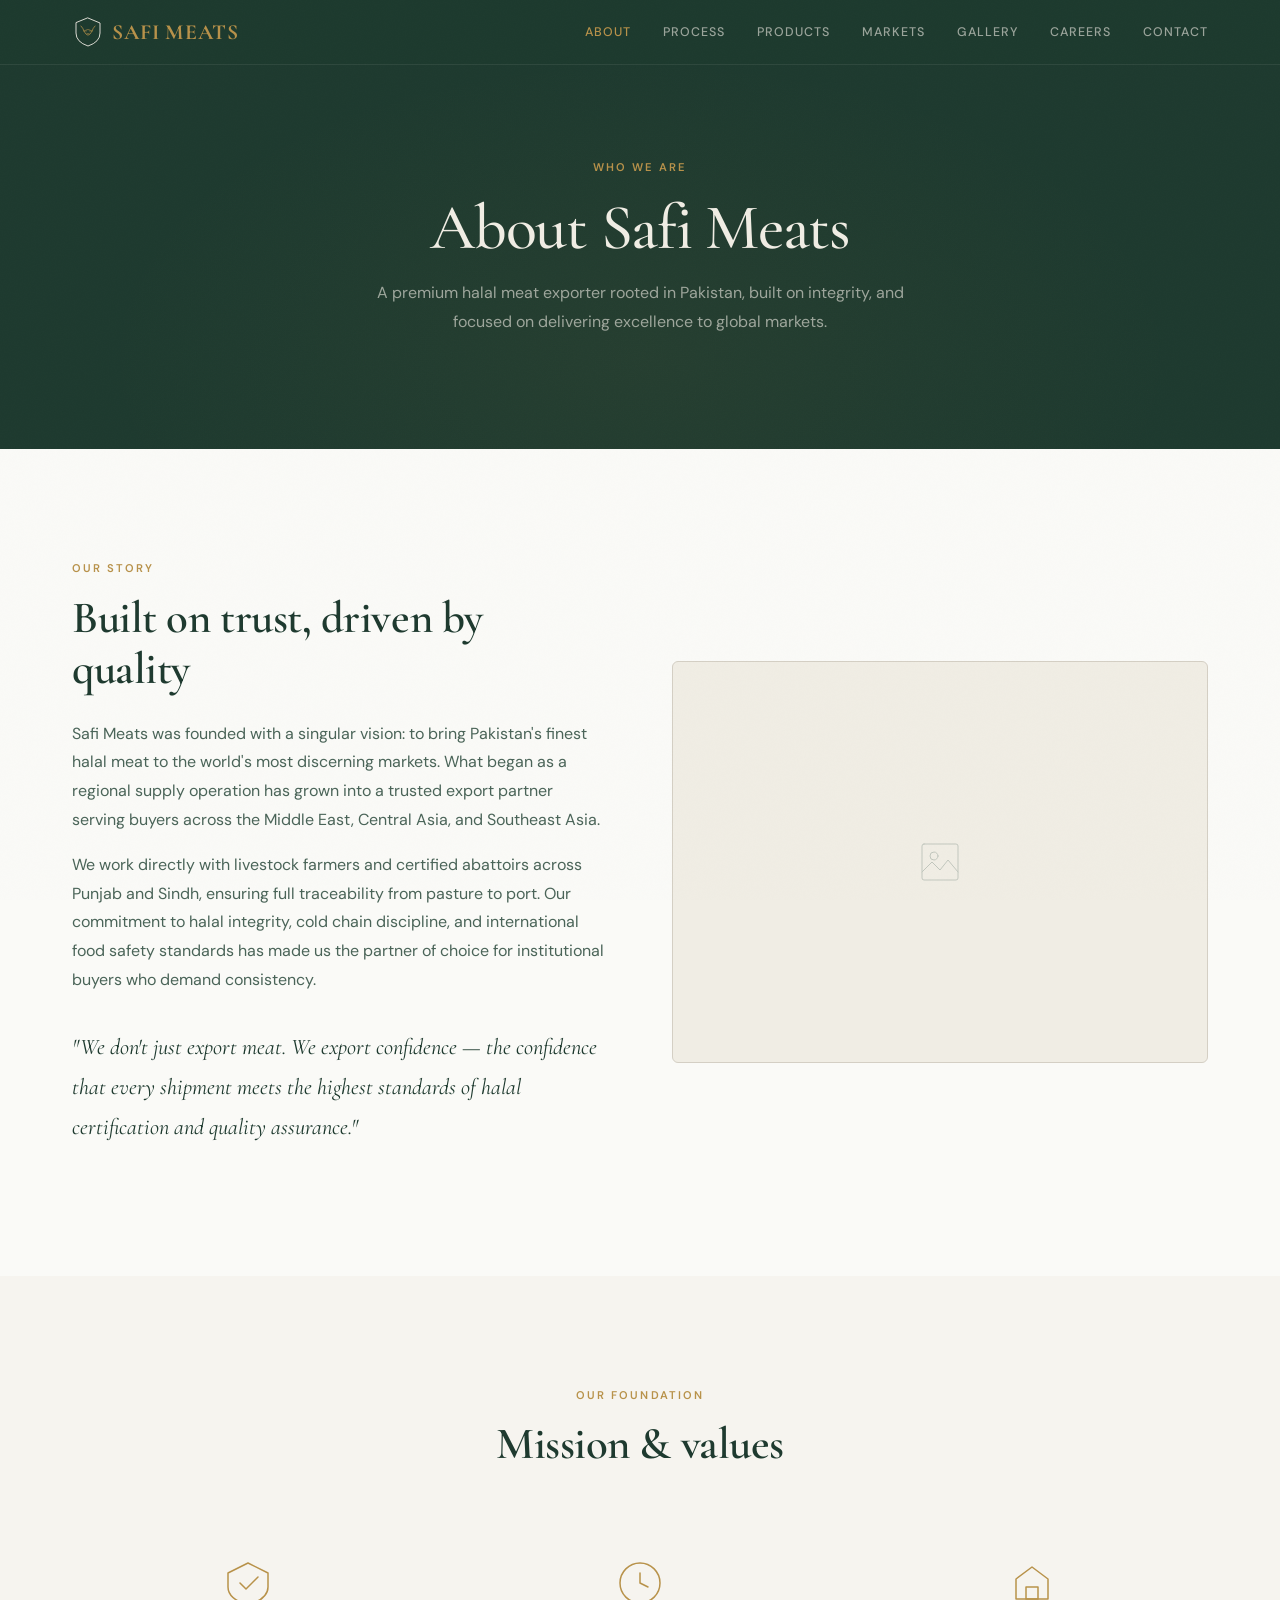
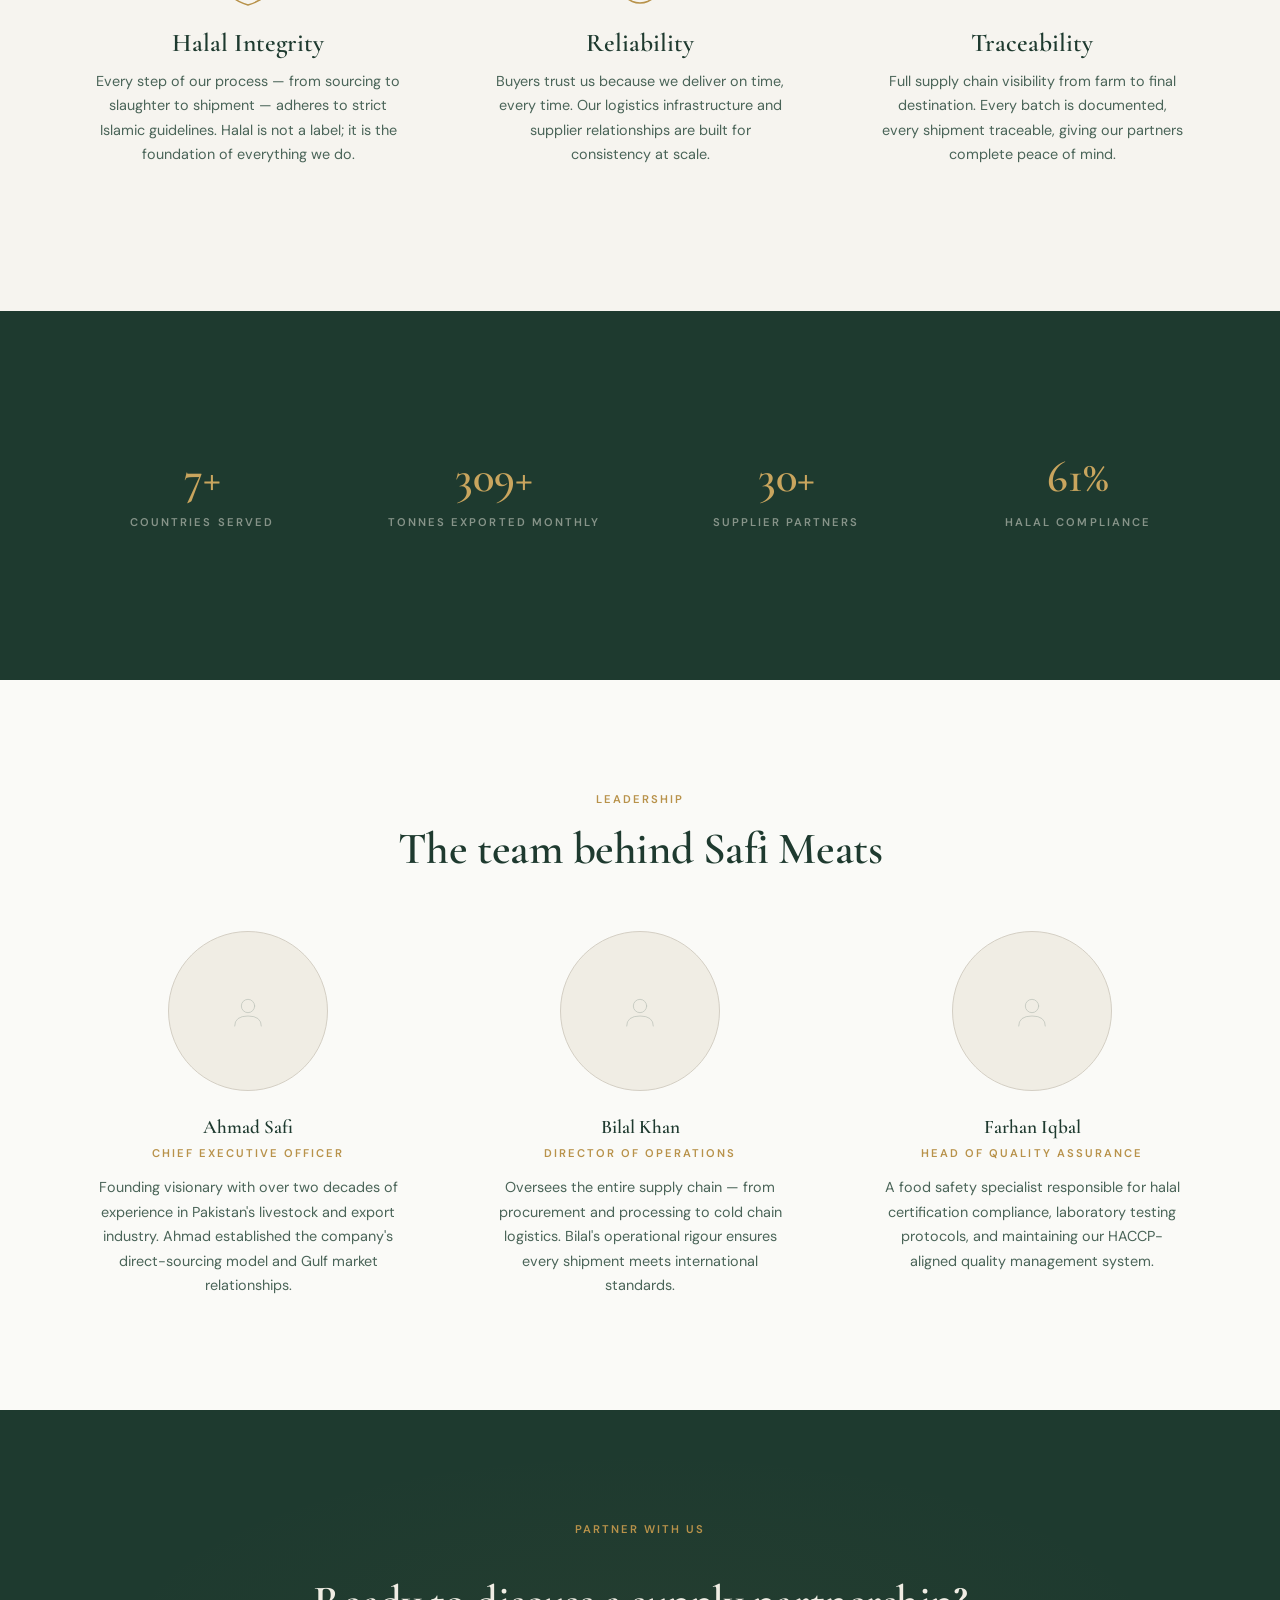
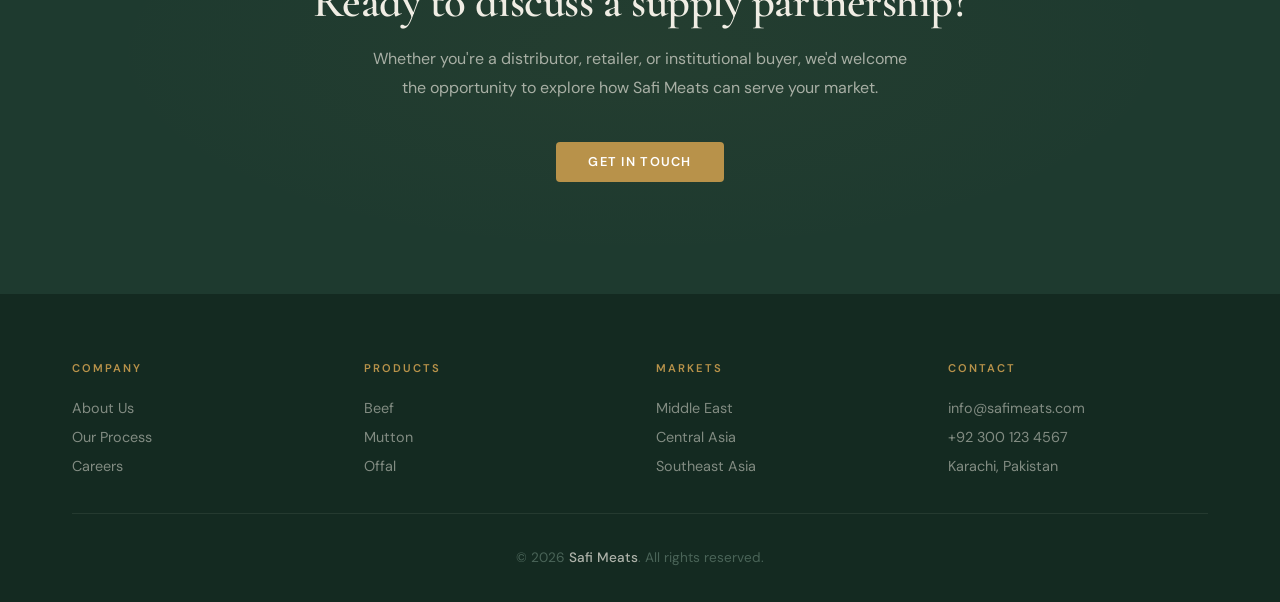
<file: about.html>
<!DOCTYPE html>
<html lang="en">
<head>
<meta charset="UTF-8">
<meta name="viewport" content="width=device-width, initial-scale=1.0">
<title>About | Safi Meats</title>
<link rel="preconnect" href="https://fonts.googleapis.com">
<link rel="preconnect" href="https://fonts.gstatic.com" crossorigin>
<link href="https://fonts.googleapis.com/css2?family=Cormorant+Garamond:ital,wght@0,400;0,500;0,600;0,700;1,400&family=DM+Sans:wght@300;400;500;600;700&display=swap" rel="stylesheet">
<link rel="stylesheet" href="css/variables.css">
<link rel="stylesheet" href="css/base.css">
<link rel="stylesheet" href="css/components.css">
<link rel="stylesheet" href="css/about.css">
</head>
<body>

<header id="header">
  <div class="container nav-inner">
    <a href="index.html" class="logo">
      <div class="logo-mark">
        <svg viewBox="0 0 64 64" xmlns="http://www.w3.org/2000/svg" fill="none" stroke-linecap="round" stroke-linejoin="round">
          <path d="M 32 4 L 56 14 L 56 34 Q 56 52 32 60 Q 8 52 8 34 L 8 14 Z" stroke="#F0EDE4" stroke-width="1.8" fill="none"/>
          <path d="M 24 30 Q 22 24 18 20" stroke="#B8924A" stroke-width="1.5"/>
          <path d="M 40 30 Q 42 24 46 20" stroke="#B8924A" stroke-width="1.5"/>
          <path d="M 24 30 Q 26 34 28 36 Q 30 38 32 38 Q 34 38 36 36 Q 38 34 40 30" stroke="#B8924A" stroke-width="1.5"/>
          <path d="M 24 30 Q 28 28 32 27 Q 36 28 40 30" stroke="#B8924A" stroke-width="1.2"/>
          <circle cx="28" cy="30" r="1" fill="#B8924A"/><circle cx="36" cy="30" r="1" fill="#B8924A"/>
          <path d="M 30 35 Q 32 36 34 35" stroke="#B8924A" stroke-width="1"/>
        </svg>
      </div>
      <div class="logo-text">SAFI MEATS</div>
    </a>
    <button class="menu-toggle" aria-label="Menu">
      <svg viewBox="0 0 24 24" fill="none" stroke-width="2" stroke-linecap="round"><line x1="3" y1="6" x2="21" y2="6"/><line x1="3" y1="12" x2="21" y2="12"/><line x1="3" y1="18" x2="21" y2="18"/></svg>
    </button>
    <nav>
      <div class="nav-links">
        <a href="about.html" class="active">About</a>
        <a href="process.html">Process</a>
        <a href="products.html">Products</a>
        <a href="markets.html">Markets</a>
        <a href="gallery.html">Gallery</a>
        <a href="careers.html">Careers</a>
        <a href="contact.html">Contact</a>
      </div>
    </nav>
  </div>
</header>

<!-- Page Header -->
<section class="page-header">
  <div class="container">
    <p class="label">Who We Are</p>
    <h1>About Safi Meats</h1>
    <p class="page-subtitle">A premium halal meat exporter rooted in Pakistan, built on integrity, and focused on delivering excellence to global markets.</p>
  </div>
</section>

<!-- Our Story -->
<section class="story-section section-pad">
  <div class="container">
    <div class="two-col">
      <div class="story-content reveal">
        <p class="label">Our Story</p>
        <h2>Built on trust, driven by quality</h2>
        <p>Safi Meats was founded with a singular vision: to bring Pakistan's finest halal meat to the world's most discerning markets. What began as a regional supply operation has grown into a trusted export partner serving buyers across the Middle East, Central Asia, and Southeast Asia.</p>
        <p>We work directly with livestock farmers and certified abattoirs across Punjab and Sindh, ensuring full traceability from pasture to port. Our commitment to halal integrity, cold chain discipline, and international food safety standards has made us the partner of choice for institutional buyers who demand consistency.</p>
        <p class="quote-text">"We don't just export meat. We export confidence — the confidence that every shipment meets the highest standards of halal certification and quality assurance."</p>
      </div>
      <div class="two-col-media reveal">
        <div class="media-placeholder">
          <svg viewBox="0 0 48 48" stroke-linecap="round" stroke-linejoin="round"><rect x="6" y="6" width="36" height="36" rx="2"/><circle cx="18" cy="18" r="4"/><path d="M 6 34 L 16 24 L 24 32 L 32 22 L 42 34"/></svg>
        </div>
      </div>
    </div>
  </div>
</section>

<!-- Mission & Values -->
<section class="mission-section section-pad">
  <div class="container">
    <div class="pillars-header reveal" style="text-align:center; margin-bottom:3.5rem;">
      <p class="label">Our Foundation</p>
      <h2>Mission &amp; values</h2>
    </div>
    <div class="mission-grid">
      <div class="mission-item reveal">
        <div class="mission-icon">
          <svg viewBox="0 0 48 48" stroke-linecap="round" stroke-linejoin="round"><path d="M 24 4 L 44 14 L 44 28 Q 44 40 24 46 Q 4 40 4 28 L 4 14 Z"/><path d="M 16 24 L 22 30 L 34 18"/></svg>
        </div>
        <h3>Halal Integrity</h3>
        <p>Every step of our process — from sourcing to slaughter to shipment — adheres to strict Islamic guidelines. Halal is not a label; it is the foundation of everything we do.</p>
      </div>
      <div class="mission-item reveal">
        <div class="mission-icon">
          <svg viewBox="0 0 48 48" stroke-linecap="round" stroke-linejoin="round"><circle cx="24" cy="24" r="20"/><path d="M 24 14 L 24 24 L 32 28"/></svg>
        </div>
        <h3>Reliability</h3>
        <p>Buyers trust us because we deliver on time, every time. Our logistics infrastructure and supplier relationships are built for consistency at scale.</p>
      </div>
      <div class="mission-item reveal">
        <div class="mission-icon">
          <svg viewBox="0 0 48 48" stroke-linecap="round" stroke-linejoin="round"><path d="M 8 40 L 8 20 L 24 8 L 40 20 L 40 40 Z"/><rect x="18" y="28" width="12" height="12"/></svg>
        </div>
        <h3>Traceability</h3>
        <p>Full supply chain visibility from farm to final destination. Every batch is documented, every shipment traceable, giving our partners complete peace of mind.</p>
      </div>
    </div>
  </div>
</section>

<!-- Stats -->
<section class="stats-section section-pad">
  <div class="container">
    <div class="stats-row stats-row--dark reveal">
      <div class="stat-item">
        <span class="stat-number" data-count="12" data-suffix="+">0+</span>
        <span class="stat-label">Countries Served</span>
      </div>
      <div class="stat-item">
        <span class="stat-number" data-count="500" data-suffix="+">0+</span>
        <span class="stat-label">Tonnes Exported Monthly</span>
      </div>
      <div class="stat-item">
        <span class="stat-number" data-count="50" data-suffix="+">0+</span>
        <span class="stat-label">Supplier Partners</span>
      </div>
      <div class="stat-item">
        <span class="stat-number" data-count="100" data-suffix="%">0%</span>
        <span class="stat-label">Halal Compliance</span>
      </div>
    </div>
  </div>
</section>

<!-- Leadership -->
<section class="leadership-section section-pad">
  <div class="container">
    <div class="leadership-header reveal">
      <p class="label">Leadership</p>
      <h2>The team behind Safi Meats</h2>
    </div>
    <div class="leadership-grid">
      <div class="leader-card reveal">
        <div class="leader-photo">
          <svg viewBox="0 0 48 48" stroke-linecap="round" stroke-linejoin="round"><circle cx="24" cy="18" r="8"/><path d="M 8 42 Q 8 30 24 30 Q 40 30 40 42"/></svg>
        </div>
        <h3>Ahmad Safi</h3>
        <p class="leader-role">Chief Executive Officer</p>
        <p>Founding visionary with over two decades of experience in Pakistan's livestock and export industry. Ahmad established the company's direct-sourcing model and Gulf market relationships.</p>
      </div>
      <div class="leader-card reveal">
        <div class="leader-photo">
          <svg viewBox="0 0 48 48" stroke-linecap="round" stroke-linejoin="round"><circle cx="24" cy="18" r="8"/><path d="M 8 42 Q 8 30 24 30 Q 40 30 40 42"/></svg>
        </div>
        <h3>Bilal Khan</h3>
        <p class="leader-role">Director of Operations</p>
        <p>Oversees the entire supply chain — from procurement and processing to cold chain logistics. Bilal's operational rigour ensures every shipment meets international standards.</p>
      </div>
      <div class="leader-card reveal">
        <div class="leader-photo">
          <svg viewBox="0 0 48 48" stroke-linecap="round" stroke-linejoin="round"><circle cx="24" cy="18" r="8"/><path d="M 8 42 Q 8 30 24 30 Q 40 30 40 42"/></svg>
        </div>
        <h3>Farhan Iqbal</h3>
        <p class="leader-role">Head of Quality Assurance</p>
        <p>A food safety specialist responsible for halal certification compliance, laboratory testing protocols, and maintaining our HACCP-aligned quality management system.</p>
      </div>
    </div>
  </div>
</section>

<!-- CTA -->
<section class="cta-section section-pad">
  <div class="container reveal">
    <p class="label">Partner With Us</p>
    <h2>Ready to discuss a supply partnership?</h2>
    <p>Whether you're a distributor, retailer, or institutional buyer, we'd welcome the opportunity to explore how Safi Meats can serve your market.</p>
    <a href="contact.html" class="btn btn-primary">Get In Touch</a>
  </div>
</section>

<footer>
  <div class="container">
    <div class="footer-grid">
      <div class="footer-col">
        <h4>Company</h4>
        <a href="about.html">About Us</a>
        <a href="process.html">Our Process</a>
        <a href="careers.html">Careers</a>
      </div>
      <div class="footer-col">
        <h4>Products</h4>
        <a href="products.html">Beef</a>
        <a href="products.html">Mutton</a>
        <a href="products.html">Offal</a>
      </div>
      <div class="footer-col">
        <h4>Markets</h4>
        <a href="markets.html">Middle East</a>
        <a href="markets.html">Central Asia</a>
        <a href="markets.html">Southeast Asia</a>
      </div>
      <div class="footer-col">
        <h4>Contact</h4>
        <a href="mailto:info@safimeats.com">info@safimeats.com</a>
        <a href="tel:+923001234567">+92 300 123 4567</a>
        <a href="contact.html">Karachi, Pakistan</a>
      </div>
    </div>
    <div class="footer-bottom">
      <p>&copy; 2026 <strong class="brand-name">Safi Meats</strong>. All rights reserved.</p>
    </div>
  </div>
</footer>

<script src="js/main.js"></script>
<script src="js/navigation.js"></script>
</body>
</html>
</file>
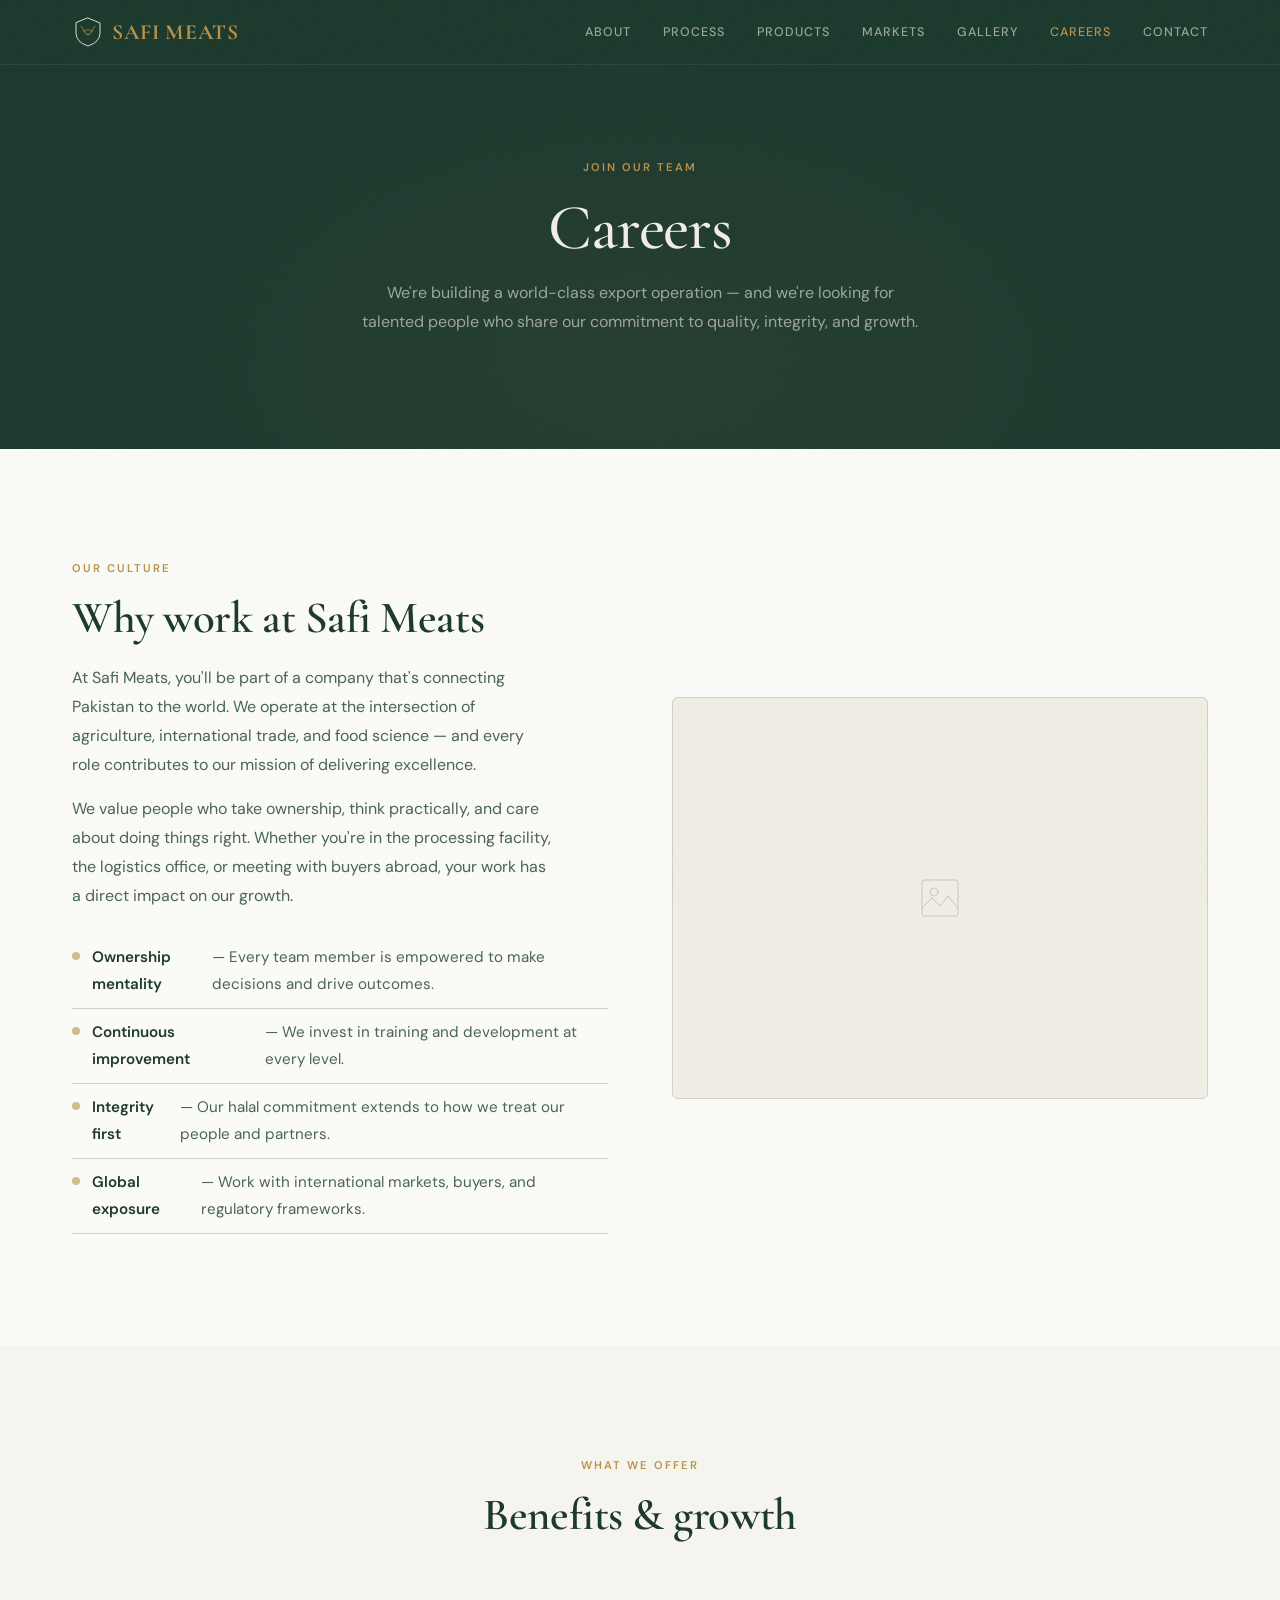
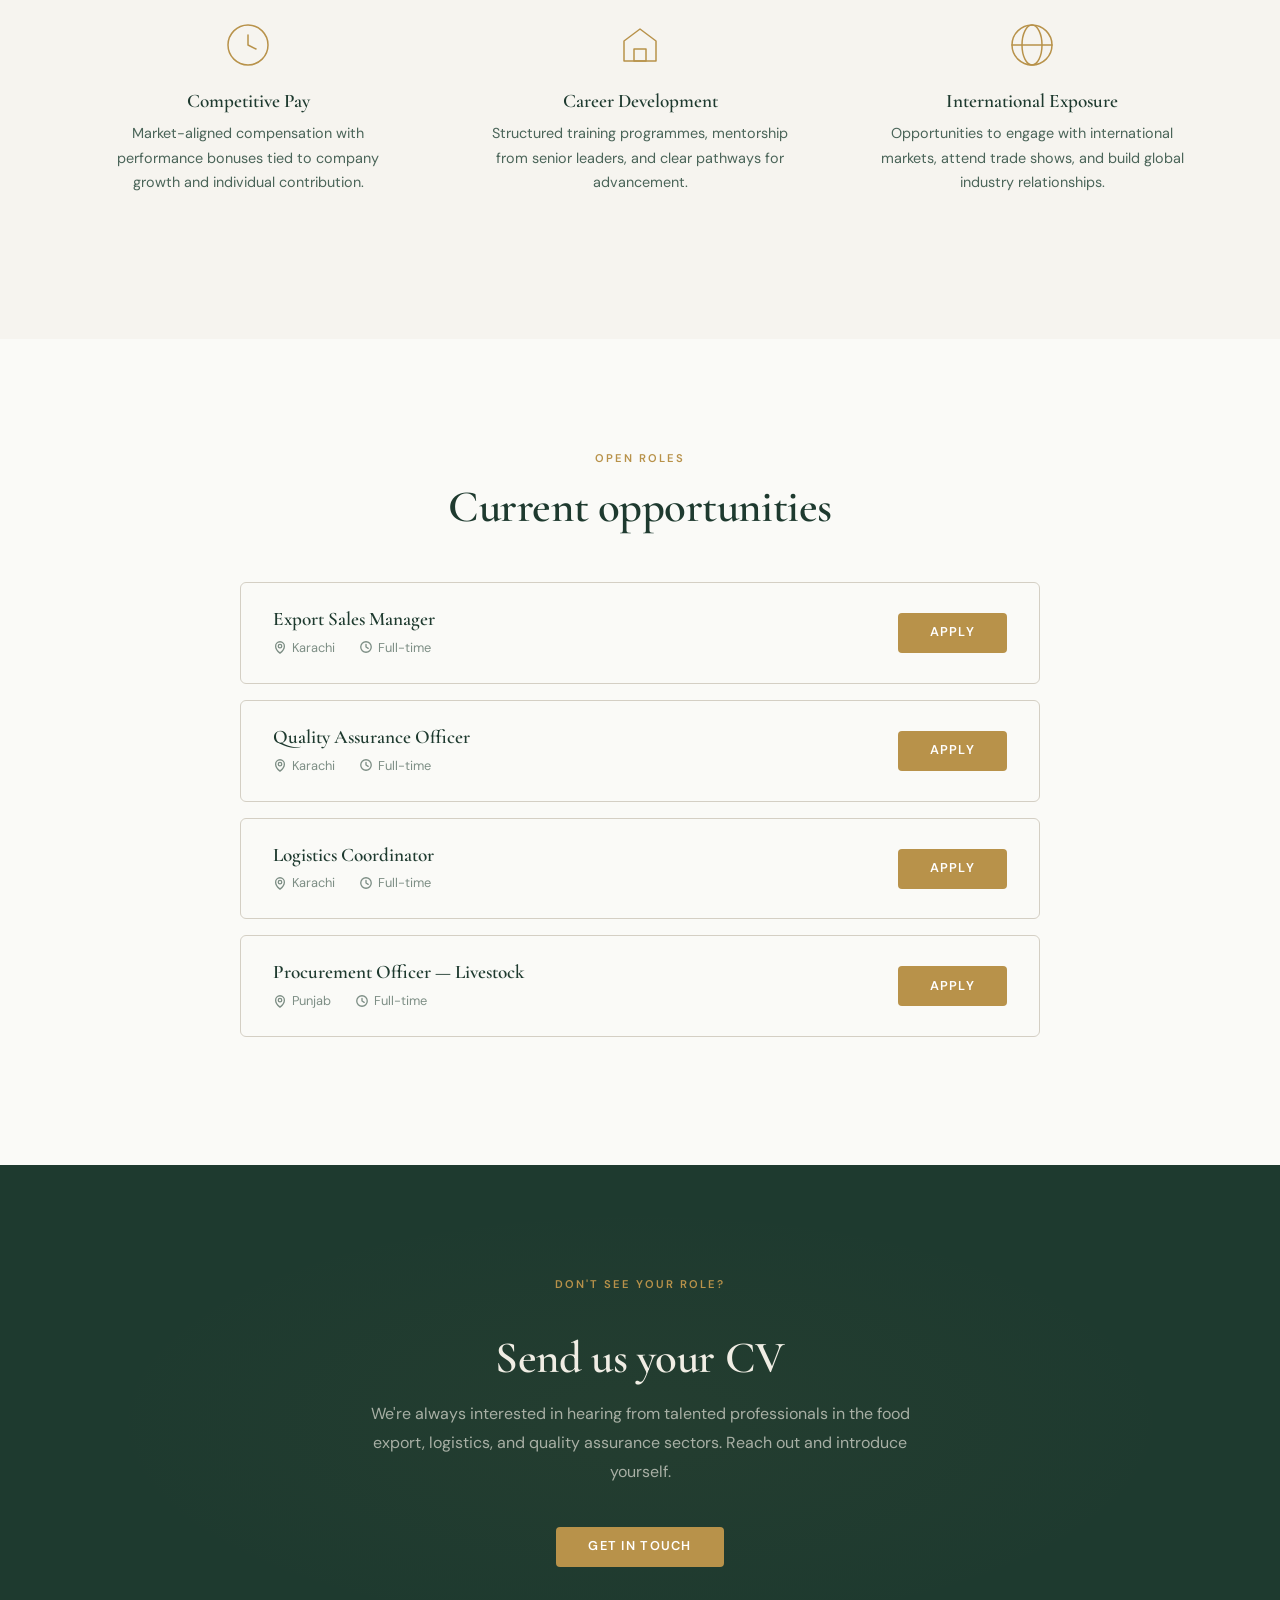
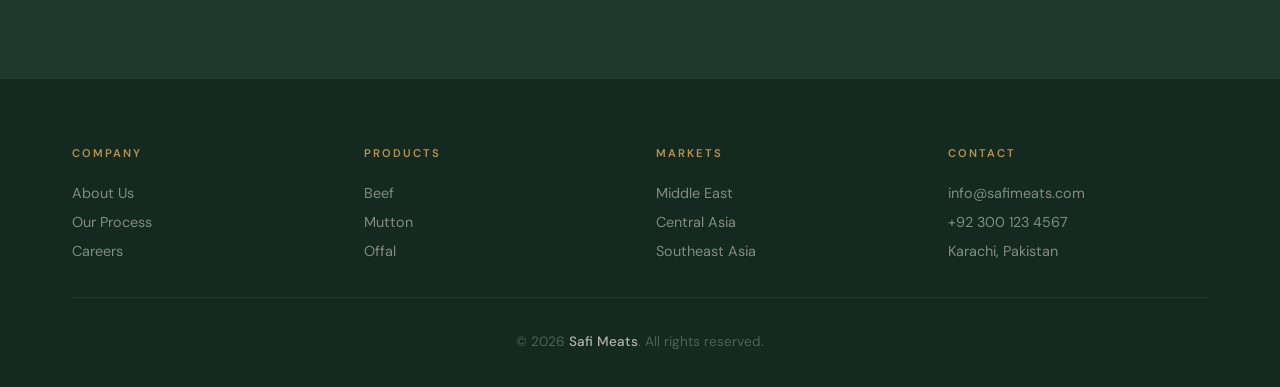
<file: careers.html>
<!DOCTYPE html>
<html lang="en">
<head>
<meta charset="UTF-8">
<meta name="viewport" content="width=device-width, initial-scale=1.0">
<title>Careers | Safi Meats</title>
<link rel="preconnect" href="https://fonts.googleapis.com">
<link rel="preconnect" href="https://fonts.gstatic.com" crossorigin>
<link href="https://fonts.googleapis.com/css2?family=Cormorant+Garamond:ital,wght@0,400;0,500;0,600;0,700;1,400&family=DM+Sans:wght@300;400;500;600;700&display=swap" rel="stylesheet">
<link rel="stylesheet" href="css/variables.css">
<link rel="stylesheet" href="css/base.css">
<link rel="stylesheet" href="css/components.css">
<link rel="stylesheet" href="css/careers.css">
</head>
<body>

<header id="header">
  <div class="container nav-inner">
    <a href="index.html" class="logo">
      <div class="logo-mark">
        <svg viewBox="0 0 64 64" xmlns="http://www.w3.org/2000/svg" fill="none" stroke-linecap="round" stroke-linejoin="round">
          <path d="M 32 4 L 56 14 L 56 34 Q 56 52 32 60 Q 8 52 8 34 L 8 14 Z" stroke="#F0EDE4" stroke-width="1.8" fill="none"/>
          <path d="M 24 30 Q 22 24 18 20" stroke="#B8924A" stroke-width="1.5"/>
          <path d="M 40 30 Q 42 24 46 20" stroke="#B8924A" stroke-width="1.5"/>
          <path d="M 24 30 Q 26 34 28 36 Q 30 38 32 38 Q 34 38 36 36 Q 38 34 40 30" stroke="#B8924A" stroke-width="1.5"/>
          <path d="M 24 30 Q 28 28 32 27 Q 36 28 40 30" stroke="#B8924A" stroke-width="1.2"/>
          <circle cx="28" cy="30" r="1" fill="#B8924A"/><circle cx="36" cy="30" r="1" fill="#B8924A"/>
          <path d="M 30 35 Q 32 36 34 35" stroke="#B8924A" stroke-width="1"/>
        </svg>
      </div>
      <div class="logo-text">SAFI MEATS</div>
    </a>
    <button class="menu-toggle" aria-label="Menu">
      <svg viewBox="0 0 24 24" fill="none" stroke-width="2" stroke-linecap="round"><line x1="3" y1="6" x2="21" y2="6"/><line x1="3" y1="12" x2="21" y2="12"/><line x1="3" y1="18" x2="21" y2="18"/></svg>
    </button>
    <nav>
      <div class="nav-links">
        <a href="about.html">About</a>
        <a href="process.html">Process</a>
        <a href="products.html">Products</a>
        <a href="markets.html">Markets</a>
        <a href="gallery.html">Gallery</a>
        <a href="careers.html" class="active">Careers</a>
        <a href="contact.html">Contact</a>
      </div>
    </nav>
  </div>
</header>

<section class="page-header">
  <div class="container">
    <p class="label">Join Our Team</p>
    <h1>Careers</h1>
    <p class="page-subtitle">We're building a world-class export operation — and we're looking for talented people who share our commitment to quality, integrity, and growth.</p>
  </div>
</section>

<!-- Culture -->
<section class="culture-section section-pad">
  <div class="container">
    <div class="two-col reveal">
      <div class="two-col-content">
        <p class="label">Our Culture</p>
        <h2>Why work at Safi Meats</h2>
        <p>At Safi Meats, you'll be part of a company that's connecting Pakistan to the world. We operate at the intersection of agriculture, international trade, and food science — and every role contributes to our mission of delivering excellence.</p>
        <p>We value people who take ownership, think practically, and care about doing things right. Whether you're in the processing facility, the logistics office, or meeting with buyers abroad, your work has a direct impact on our growth.</p>
        <ul class="values-list">
          <li><strong>Ownership mentality</strong> — Every team member is empowered to make decisions and drive outcomes.</li>
          <li><strong>Continuous improvement</strong> — We invest in training and development at every level.</li>
          <li><strong>Integrity first</strong> — Our halal commitment extends to how we treat our people and partners.</li>
          <li><strong>Global exposure</strong> — Work with international markets, buyers, and regulatory frameworks.</li>
        </ul>
      </div>
      <div class="two-col-media">
        <div class="media-placeholder">
          <svg viewBox="0 0 48 48" stroke-linecap="round" stroke-linejoin="round"><rect x="6" y="6" width="36" height="36" rx="2"/><circle cx="18" cy="18" r="4"/><path d="M 6 34 L 16 24 L 24 32 L 32 22 L 42 34"/></svg>
        </div>
      </div>
    </div>
  </div>
</section>

<!-- Benefits -->
<section class="benefits-section section-pad">
  <div class="container">
    <div class="benefits-header reveal">
      <p class="label">What We Offer</p>
      <h2>Benefits &amp; growth</h2>
    </div>
    <div class="benefits-grid">
      <div class="benefit-item reveal">
        <div class="benefit-icon">
          <svg viewBox="0 0 48 48" stroke-linecap="round" stroke-linejoin="round"><circle cx="24" cy="24" r="20"/><path d="M 24 14 L 24 24 L 32 28"/></svg>
        </div>
        <h3>Competitive Pay</h3>
        <p>Market-aligned compensation with performance bonuses tied to company growth and individual contribution.</p>
      </div>
      <div class="benefit-item reveal">
        <div class="benefit-icon">
          <svg viewBox="0 0 48 48" stroke-linecap="round" stroke-linejoin="round"><path d="M 8 40 L 8 20 L 24 8 L 40 20 L 40 40 Z"/><rect x="18" y="28" width="12" height="12"/></svg>
        </div>
        <h3>Career Development</h3>
        <p>Structured training programmes, mentorship from senior leaders, and clear pathways for advancement.</p>
      </div>
      <div class="benefit-item reveal">
        <div class="benefit-icon">
          <svg viewBox="0 0 48 48" stroke-linecap="round" stroke-linejoin="round"><circle cx="24" cy="24" r="20"/><ellipse cx="24" cy="24" rx="10" ry="20"/><line x1="4" y1="24" x2="44" y2="24"/></svg>
        </div>
        <h3>International Exposure</h3>
        <p>Opportunities to engage with international markets, attend trade shows, and build global industry relationships.</p>
      </div>
    </div>
  </div>
</section>

<!-- Open Positions -->
<section class="positions-section section-pad">
  <div class="container">
    <div class="positions-header reveal">
      <p class="label">Open Roles</p>
      <h2>Current opportunities</h2>
    </div>
    <div class="positions-list">
      <div class="position-card reveal">
        <div class="position-info">
          <h3>Export Sales Manager</h3>
          <div class="position-meta">
            <span>
              <svg viewBox="0 0 16 16" stroke-linecap="round" stroke-linejoin="round"><path d="M 8 2 C 5 2 3 4.5 3 7 C 3 11 8 15 8 15 C 8 15 13 11 13 7 C 13 4.5 11 2 8 2 Z"/><circle cx="8" cy="7" r="2"/></svg>
              Karachi
            </span>
            <span>
              <svg viewBox="0 0 16 16" stroke-linecap="round" stroke-linejoin="round"><circle cx="8" cy="8" r="6"/><path d="M 8 5 L 8 8 L 10.5 9.5"/></svg>
              Full-time
            </span>
          </div>
        </div>
        <a href="contact.html" class="btn btn-primary">Apply</a>
      </div>
      <div class="position-card reveal">
        <div class="position-info">
          <h3>Quality Assurance Officer</h3>
          <div class="position-meta">
            <span>
              <svg viewBox="0 0 16 16" stroke-linecap="round" stroke-linejoin="round"><path d="M 8 2 C 5 2 3 4.5 3 7 C 3 11 8 15 8 15 C 8 15 13 11 13 7 C 13 4.5 11 2 8 2 Z"/><circle cx="8" cy="7" r="2"/></svg>
              Karachi
            </span>
            <span>
              <svg viewBox="0 0 16 16" stroke-linecap="round" stroke-linejoin="round"><circle cx="8" cy="8" r="6"/><path d="M 8 5 L 8 8 L 10.5 9.5"/></svg>
              Full-time
            </span>
          </div>
        </div>
        <a href="contact.html" class="btn btn-primary">Apply</a>
      </div>
      <div class="position-card reveal">
        <div class="position-info">
          <h3>Logistics Coordinator</h3>
          <div class="position-meta">
            <span>
              <svg viewBox="0 0 16 16" stroke-linecap="round" stroke-linejoin="round"><path d="M 8 2 C 5 2 3 4.5 3 7 C 3 11 8 15 8 15 C 8 15 13 11 13 7 C 13 4.5 11 2 8 2 Z"/><circle cx="8" cy="7" r="2"/></svg>
              Karachi
            </span>
            <span>
              <svg viewBox="0 0 16 16" stroke-linecap="round" stroke-linejoin="round"><circle cx="8" cy="8" r="6"/><path d="M 8 5 L 8 8 L 10.5 9.5"/></svg>
              Full-time
            </span>
          </div>
        </div>
        <a href="contact.html" class="btn btn-primary">Apply</a>
      </div>
      <div class="position-card reveal">
        <div class="position-info">
          <h3>Procurement Officer — Livestock</h3>
          <div class="position-meta">
            <span>
              <svg viewBox="0 0 16 16" stroke-linecap="round" stroke-linejoin="round"><path d="M 8 2 C 5 2 3 4.5 3 7 C 3 11 8 15 8 15 C 8 15 13 11 13 7 C 13 4.5 11 2 8 2 Z"/><circle cx="8" cy="7" r="2"/></svg>
              Punjab
            </span>
            <span>
              <svg viewBox="0 0 16 16" stroke-linecap="round" stroke-linejoin="round"><circle cx="8" cy="8" r="6"/><path d="M 8 5 L 8 8 L 10.5 9.5"/></svg>
              Full-time
            </span>
          </div>
        </div>
        <a href="contact.html" class="btn btn-primary">Apply</a>
      </div>
    </div>
  </div>
</section>

<!-- CTA -->
<section class="cta-section section-pad">
  <div class="container reveal">
    <p class="label">Don't See Your Role?</p>
    <h2>Send us your CV</h2>
    <p>We're always interested in hearing from talented professionals in the food export, logistics, and quality assurance sectors. Reach out and introduce yourself.</p>
    <a href="contact.html" class="btn btn-primary">Get In Touch</a>
  </div>
</section>

<footer>
  <div class="container">
    <div class="footer-grid">
      <div class="footer-col">
        <h4>Company</h4>
        <a href="about.html">About Us</a>
        <a href="process.html">Our Process</a>
        <a href="careers.html">Careers</a>
      </div>
      <div class="footer-col">
        <h4>Products</h4>
        <a href="products.html">Beef</a>
        <a href="products.html">Mutton</a>
        <a href="products.html">Offal</a>
      </div>
      <div class="footer-col">
        <h4>Markets</h4>
        <a href="markets.html">Middle East</a>
        <a href="markets.html">Central Asia</a>
        <a href="markets.html">Southeast Asia</a>
      </div>
      <div class="footer-col">
        <h4>Contact</h4>
        <a href="mailto:info@safimeats.com">info@safimeats.com</a>
        <a href="tel:+923001234567">+92 300 123 4567</a>
        <a href="contact.html">Karachi, Pakistan</a>
      </div>
    </div>
    <div class="footer-bottom">
      <p>&copy; 2026 <strong class="brand-name">Safi Meats</strong>. All rights reserved.</p>
    </div>
  </div>
</footer>

<script src="js/main.js"></script>
<script src="js/navigation.js"></script>
</body>
</html>
</file>
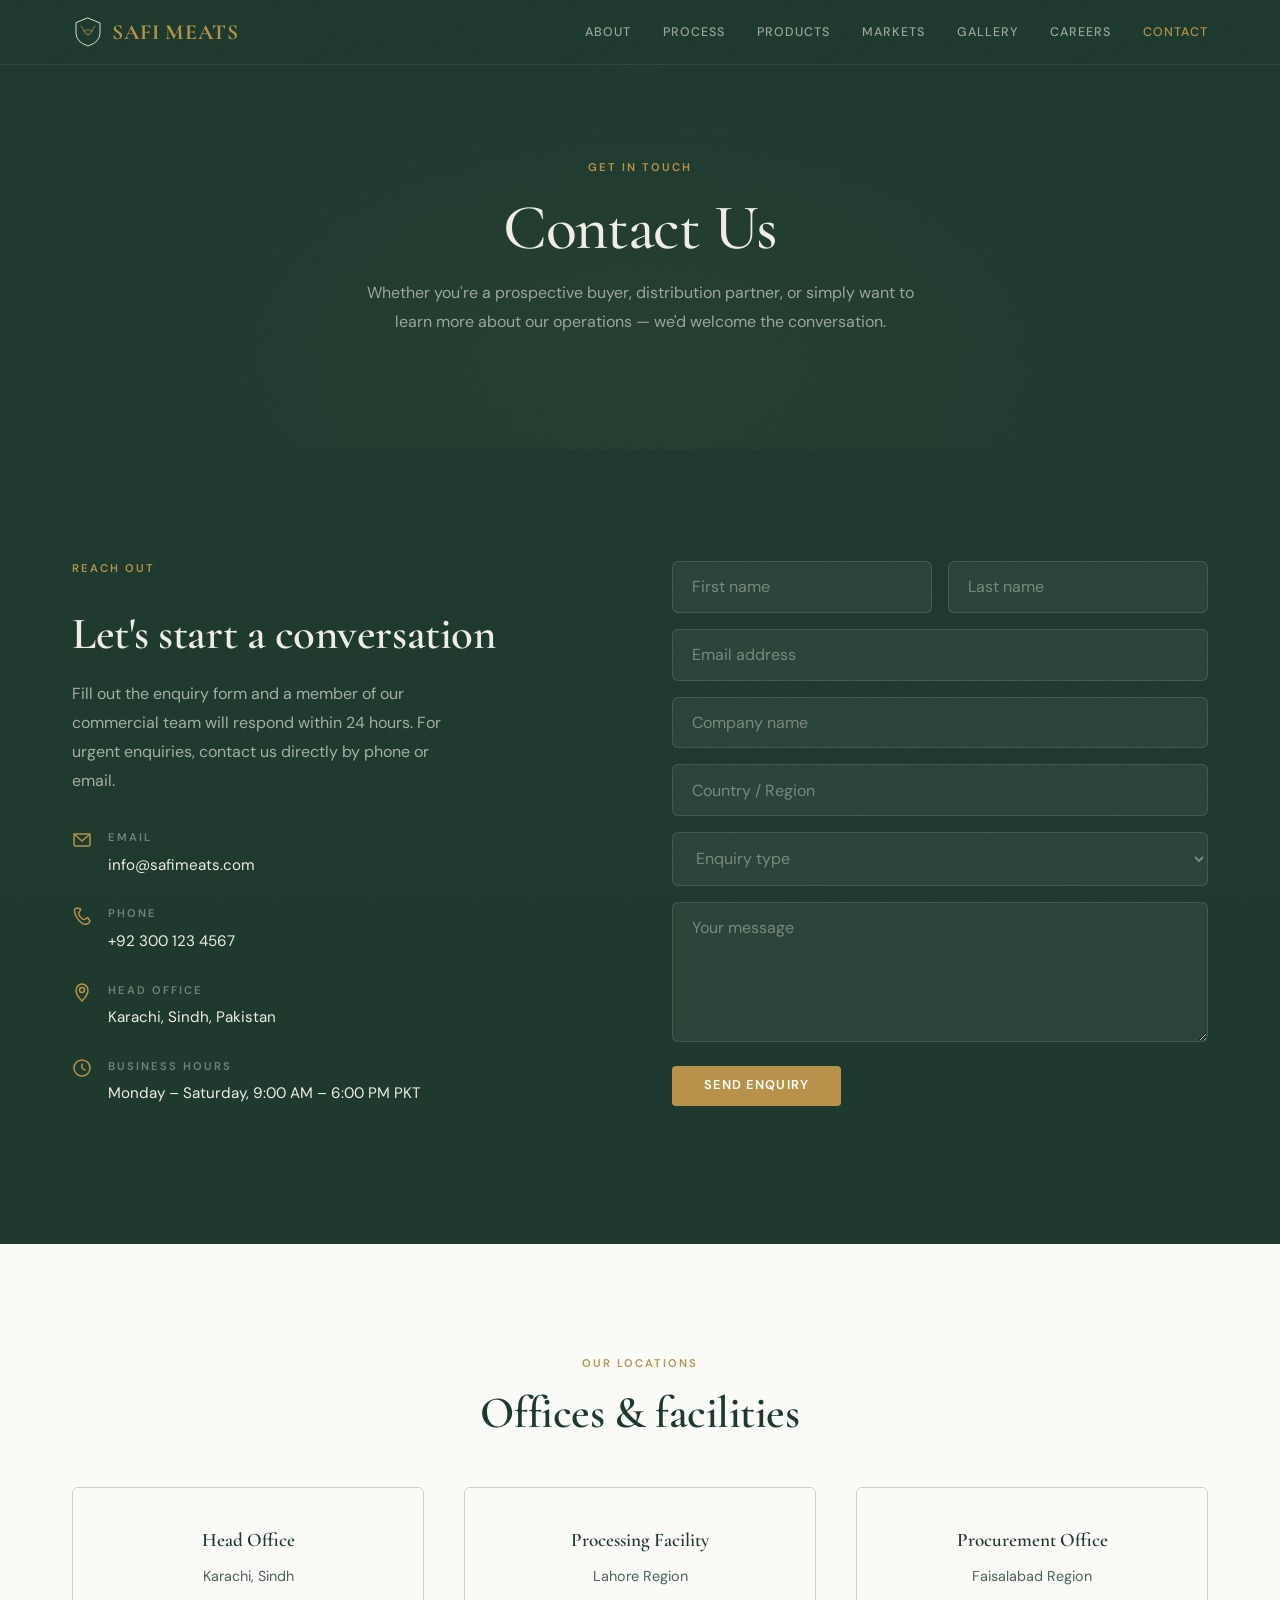
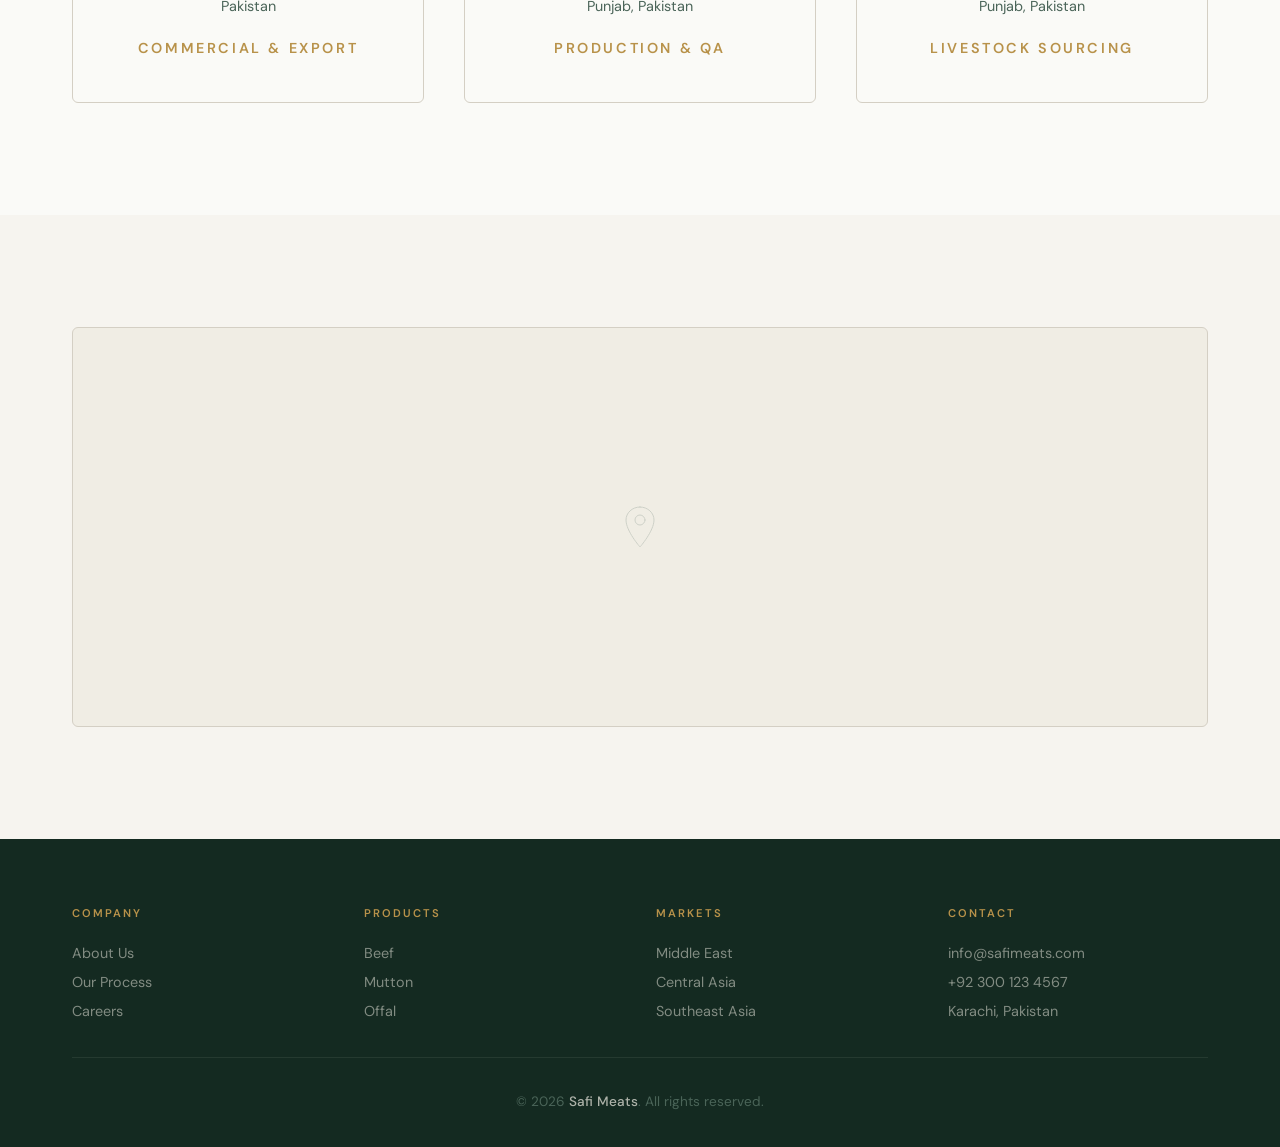
<file: contact.html>
<!DOCTYPE html>
<html lang="en">
<head>
<meta charset="UTF-8">
<meta name="viewport" content="width=device-width, initial-scale=1.0">
<title>Contact | Safi Meats</title>
<link rel="preconnect" href="https://fonts.googleapis.com">
<link rel="preconnect" href="https://fonts.gstatic.com" crossorigin>
<link href="https://fonts.googleapis.com/css2?family=Cormorant+Garamond:ital,wght@0,400;0,500;0,600;0,700;1,400&family=DM+Sans:wght@300;400;500;600;700&display=swap" rel="stylesheet">
<link rel="stylesheet" href="css/variables.css">
<link rel="stylesheet" href="css/base.css">
<link rel="stylesheet" href="css/components.css">
<link rel="stylesheet" href="css/contact.css">
</head>
<body>

<header id="header">
  <div class="container nav-inner">
    <a href="index.html" class="logo">
      <div class="logo-mark">
        <svg viewBox="0 0 64 64" xmlns="http://www.w3.org/2000/svg" fill="none" stroke-linecap="round" stroke-linejoin="round">
          <path d="M 32 4 L 56 14 L 56 34 Q 56 52 32 60 Q 8 52 8 34 L 8 14 Z" stroke="#F0EDE4" stroke-width="1.8" fill="none"/>
          <path d="M 24 30 Q 22 24 18 20" stroke="#B8924A" stroke-width="1.5"/>
          <path d="M 40 30 Q 42 24 46 20" stroke="#B8924A" stroke-width="1.5"/>
          <path d="M 24 30 Q 26 34 28 36 Q 30 38 32 38 Q 34 38 36 36 Q 38 34 40 30" stroke="#B8924A" stroke-width="1.5"/>
          <path d="M 24 30 Q 28 28 32 27 Q 36 28 40 30" stroke="#B8924A" stroke-width="1.2"/>
          <circle cx="28" cy="30" r="1" fill="#B8924A"/><circle cx="36" cy="30" r="1" fill="#B8924A"/>
          <path d="M 30 35 Q 32 36 34 35" stroke="#B8924A" stroke-width="1"/>
        </svg>
      </div>
      <div class="logo-text">SAFI MEATS</div>
    </a>
    <button class="menu-toggle" aria-label="Menu">
      <svg viewBox="0 0 24 24" fill="none" stroke-width="2" stroke-linecap="round"><line x1="3" y1="6" x2="21" y2="6"/><line x1="3" y1="12" x2="21" y2="12"/><line x1="3" y1="18" x2="21" y2="18"/></svg>
    </button>
    <nav>
      <div class="nav-links">
        <a href="about.html">About</a>
        <a href="process.html">Process</a>
        <a href="products.html">Products</a>
        <a href="markets.html">Markets</a>
        <a href="gallery.html">Gallery</a>
        <a href="careers.html">Careers</a>
        <a href="contact.html" class="active">Contact</a>
      </div>
    </nav>
  </div>
</header>

<section class="page-header">
  <div class="container">
    <p class="label">Get In Touch</p>
    <h1>Contact Us</h1>
    <p class="page-subtitle">Whether you're a prospective buyer, distribution partner, or simply want to learn more about our operations — we'd welcome the conversation.</p>
  </div>
</section>

<!-- Contact Form + Info -->
<section class="contact-form-section section-pad">
  <div class="container">
    <div class="contact-form-grid">
      <div class="contact-form-info reveal">
        <p class="label">Reach Out</p>
        <h2>Let's start a conversation</h2>
        <p>Fill out the enquiry form and a member of our commercial team will respond within 24 hours. For urgent enquiries, contact us directly by phone or email.</p>

        <div class="contact-detail">
          <div class="contact-detail-icon">
            <svg viewBox="0 0 20 20" stroke-linecap="round" stroke-linejoin="round"><rect x="2" y="4" width="16" height="12" rx="1.5"/><polyline points="2,4 10,11 18,4"/></svg>
          </div>
          <div class="contact-detail-text">
            <h4>Email</h4>
            <a href="mailto:info@safimeats.com">info@safimeats.com</a>
          </div>
        </div>

        <div class="contact-detail">
          <div class="contact-detail-icon">
            <svg viewBox="0 0 20 20" stroke-linecap="round" stroke-linejoin="round"><path d="M 5 2 Q 3 2 2.5 4 Q 2 6 4 10 Q 6 14 9 16.5 Q 12 19 15 18 Q 17 17.5 18 15 L 16 12 Q 15 11.5 13.5 13 Q 12 14 10.5 13 Q 8 11 7 9 Q 6 7.5 7.5 5.5 Q 9 4 8.5 3 Z"/></svg>
          </div>
          <div class="contact-detail-text">
            <h4>Phone</h4>
            <a href="tel:+923001234567">+92 300 123 4567</a>
          </div>
        </div>

        <div class="contact-detail">
          <div class="contact-detail-icon">
            <svg viewBox="0 0 20 20" stroke-linecap="round" stroke-linejoin="round"><path d="M 10 2 C 7 2 4 5 4 8 C 4 13 10 19 10 19 C 10 19 16 13 16 8 C 16 5 13 2 10 2 Z"/><circle cx="10" cy="8" r="2.5"/></svg>
          </div>
          <div class="contact-detail-text">
            <h4>Head Office</h4>
            <span>Karachi, Sindh, Pakistan</span>
          </div>
        </div>

        <div class="contact-detail">
          <div class="contact-detail-icon">
            <svg viewBox="0 0 20 20" stroke-linecap="round" stroke-linejoin="round"><circle cx="10" cy="10" r="8"/><path d="M 10 6 L 10 10 L 13 12"/></svg>
          </div>
          <div class="contact-detail-text">
            <h4>Business Hours</h4>
            <span>Monday – Saturday, 9:00 AM – 6:00 PM PKT</span>
          </div>
        </div>
      </div>

      <form class="contact-form reveal" onsubmit="event.preventDefault();">
        <div class="form-row">
          <input type="text" class="input input--dark" placeholder="First name" required>
          <input type="text" class="input input--dark" placeholder="Last name" required>
        </div>
        <input type="email" class="input input--dark" placeholder="Email address" required>
        <input type="text" class="input input--dark" placeholder="Company name">
        <input type="text" class="input input--dark" placeholder="Country / Region">
        <select class="input input--dark" style="color: rgba(240,237,228,0.4);">
          <option value="" disabled selected>Enquiry type</option>
          <option value="supply">Supply Partnership</option>
          <option value="quote">Request a Quote</option>
          <option value="quality">Quality / Certification</option>
          <option value="careers">Careers</option>
          <option value="other">Other</option>
        </select>
        <textarea class="textarea textarea--dark" placeholder="Your message" rows="5"></textarea>
        <button type="submit" class="btn btn-primary">Send Enquiry</button>
      </form>
    </div>
  </div>
</section>

<!-- Offices -->
<section class="office-section section-pad">
  <div class="container">
    <div class="office-header reveal">
      <p class="label">Our Locations</p>
      <h2>Offices &amp; facilities</h2>
    </div>
    <div class="office-grid">
      <div class="office-card reveal">
        <h3>Head Office</h3>
        <p>Karachi, Sindh</p>
        <p>Pakistan</p>
        <p class="label">Commercial &amp; Export</p>
      </div>
      <div class="office-card reveal">
        <h3>Processing Facility</h3>
        <p>Lahore Region</p>
        <p>Punjab, Pakistan</p>
        <p class="label">Production &amp; QA</p>
      </div>
      <div class="office-card reveal">
        <h3>Procurement Office</h3>
        <p>Faisalabad Region</p>
        <p>Punjab, Pakistan</p>
        <p class="label">Livestock Sourcing</p>
      </div>
    </div>
  </div>
</section>

<!-- Map Placeholder -->
<section class="map-placeholder section-pad">
  <div class="container">
    <div class="map-frame reveal">
      <svg viewBox="0 0 48 48" stroke-linecap="round" stroke-linejoin="round"><path d="M 24 4 C 16 4 10 10 10 17 C 10 28 24 44 24 44 C 24 44 38 28 38 17 C 38 10 32 4 24 4 Z"/><circle cx="24" cy="17" r="5"/></svg>
    </div>
  </div>
</section>

<footer>
  <div class="container">
    <div class="footer-grid">
      <div class="footer-col">
        <h4>Company</h4>
        <a href="about.html">About Us</a>
        <a href="process.html">Our Process</a>
        <a href="careers.html">Careers</a>
      </div>
      <div class="footer-col">
        <h4>Products</h4>
        <a href="products.html">Beef</a>
        <a href="products.html">Mutton</a>
        <a href="products.html">Offal</a>
      </div>
      <div class="footer-col">
        <h4>Markets</h4>
        <a href="markets.html">Middle East</a>
        <a href="markets.html">Central Asia</a>
        <a href="markets.html">Southeast Asia</a>
      </div>
      <div class="footer-col">
        <h4>Contact</h4>
        <a href="mailto:info@safimeats.com">info@safimeats.com</a>
        <a href="tel:+923001234567">+92 300 123 4567</a>
        <a href="contact.html">Karachi, Pakistan</a>
      </div>
    </div>
    <div class="footer-bottom">
      <p>&copy; 2026 <strong class="brand-name">Safi Meats</strong>. All rights reserved.</p>
    </div>
  </div>
</footer>

<script src="js/main.js"></script>
<script src="js/navigation.js"></script>
</body>
</html>
</file>
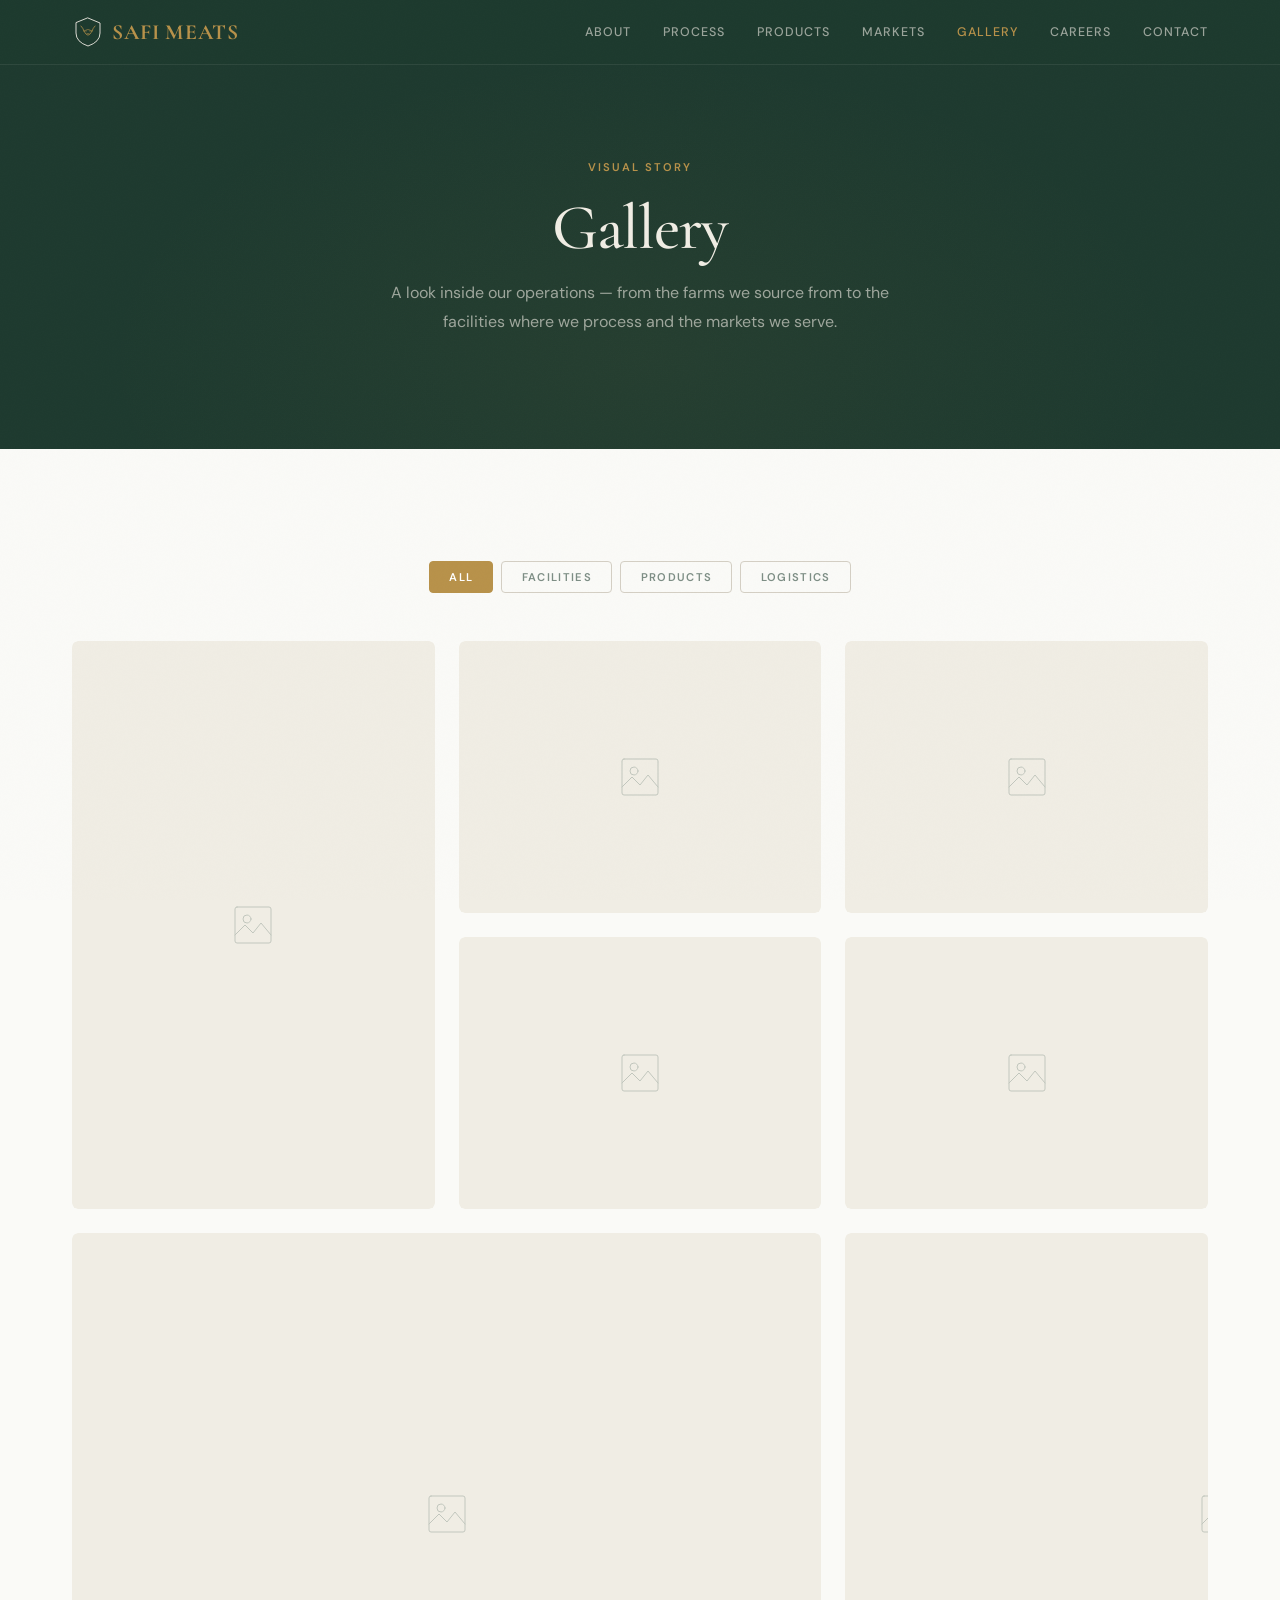
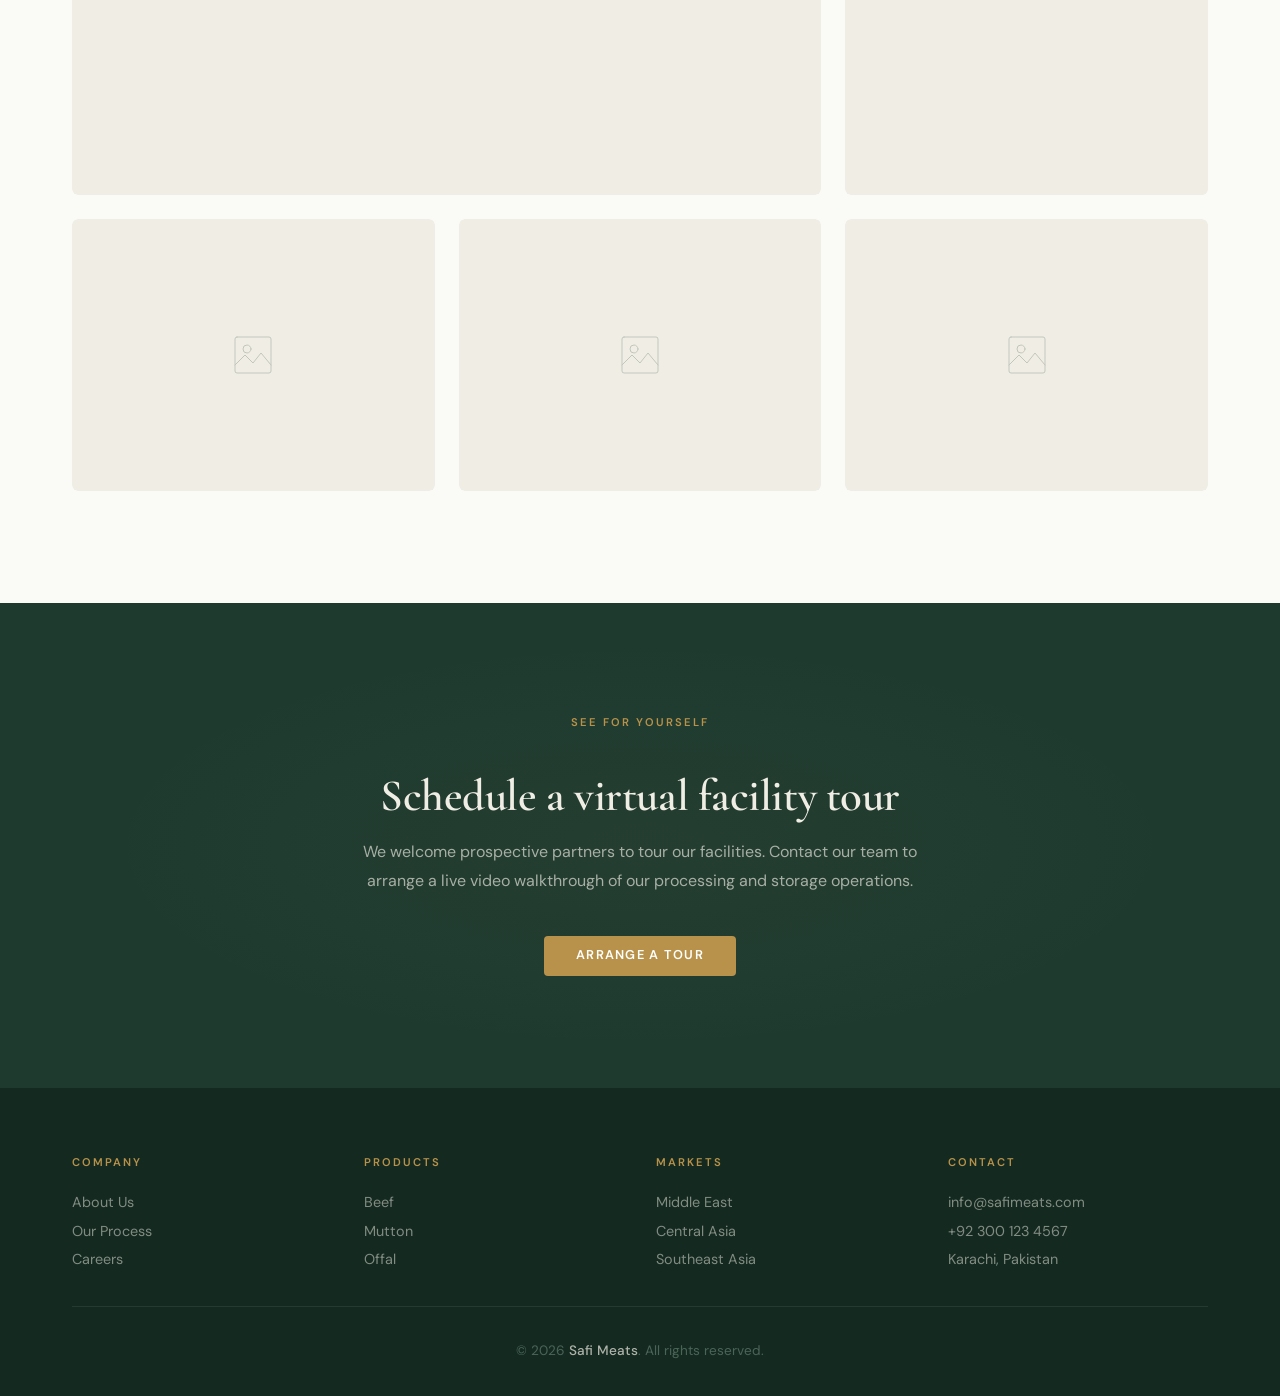
<file: gallery.html>
<!DOCTYPE html>
<html lang="en">
<head>
<meta charset="UTF-8">
<meta name="viewport" content="width=device-width, initial-scale=1.0">
<title>Gallery | Safi Meats</title>
<link rel="preconnect" href="https://fonts.googleapis.com">
<link rel="preconnect" href="https://fonts.gstatic.com" crossorigin>
<link href="https://fonts.googleapis.com/css2?family=Cormorant+Garamond:ital,wght@0,400;0,500;0,600;0,700;1,400&family=DM+Sans:wght@300;400;500;600;700&display=swap" rel="stylesheet">
<link rel="stylesheet" href="css/variables.css">
<link rel="stylesheet" href="css/base.css">
<link rel="stylesheet" href="css/components.css">
<link rel="stylesheet" href="css/gallery.css">
</head>
<body>

<header id="header">
  <div class="container nav-inner">
    <a href="index.html" class="logo">
      <div class="logo-mark">
        <svg viewBox="0 0 64 64" xmlns="http://www.w3.org/2000/svg" fill="none" stroke-linecap="round" stroke-linejoin="round">
          <path d="M 32 4 L 56 14 L 56 34 Q 56 52 32 60 Q 8 52 8 34 L 8 14 Z" stroke="#F0EDE4" stroke-width="1.8" fill="none"/>
          <path d="M 24 30 Q 22 24 18 20" stroke="#B8924A" stroke-width="1.5"/>
          <path d="M 40 30 Q 42 24 46 20" stroke="#B8924A" stroke-width="1.5"/>
          <path d="M 24 30 Q 26 34 28 36 Q 30 38 32 38 Q 34 38 36 36 Q 38 34 40 30" stroke="#B8924A" stroke-width="1.5"/>
          <path d="M 24 30 Q 28 28 32 27 Q 36 28 40 30" stroke="#B8924A" stroke-width="1.2"/>
          <circle cx="28" cy="30" r="1" fill="#B8924A"/><circle cx="36" cy="30" r="1" fill="#B8924A"/>
          <path d="M 30 35 Q 32 36 34 35" stroke="#B8924A" stroke-width="1"/>
        </svg>
      </div>
      <div class="logo-text">SAFI MEATS</div>
    </a>
    <button class="menu-toggle" aria-label="Menu">
      <svg viewBox="0 0 24 24" fill="none" stroke-width="2" stroke-linecap="round"><line x1="3" y1="6" x2="21" y2="6"/><line x1="3" y1="12" x2="21" y2="12"/><line x1="3" y1="18" x2="21" y2="18"/></svg>
    </button>
    <nav>
      <div class="nav-links">
        <a href="about.html">About</a>
        <a href="process.html">Process</a>
        <a href="products.html">Products</a>
        <a href="markets.html">Markets</a>
        <a href="gallery.html" class="active">Gallery</a>
        <a href="careers.html">Careers</a>
        <a href="contact.html">Contact</a>
      </div>
    </nav>
  </div>
</header>

<section class="page-header">
  <div class="container">
    <p class="label">Visual Story</p>
    <h1>Gallery</h1>
    <p class="page-subtitle">A look inside our operations — from the farms we source from to the facilities where we process and the markets we serve.</p>
  </div>
</section>

<!-- Gallery -->
<section class="gallery-section section-pad">
  <div class="container">
    <div class="gallery-filters reveal">
      <button class="gallery-filter active">All</button>
      <button class="gallery-filter">Facilities</button>
      <button class="gallery-filter">Products</button>
      <button class="gallery-filter">Logistics</button>
    </div>
    <div class="gallery-grid">
      <!-- Row 1 -->
      <div class="gallery-item gallery-item--tall reveal">
        <div class="media-placeholder">
          <svg viewBox="0 0 48 48" stroke-linecap="round" stroke-linejoin="round"><rect x="6" y="6" width="36" height="36" rx="2"/><circle cx="18" cy="18" r="4"/><path d="M 6 34 L 16 24 L 24 32 L 32 22 L 42 34"/></svg>
        </div>
        <div class="gallery-caption">
          <h3>Processing Facility</h3>
          <p>HACCP-certified processing hall</p>
        </div>
      </div>
      <div class="gallery-item reveal">
        <div class="media-placeholder">
          <svg viewBox="0 0 48 48" stroke-linecap="round" stroke-linejoin="round"><rect x="6" y="6" width="36" height="36" rx="2"/><circle cx="18" cy="18" r="4"/><path d="M 6 34 L 16 24 L 24 32 L 32 22 L 42 34"/></svg>
        </div>
        <div class="gallery-caption">
          <h3>Livestock Sourcing</h3>
          <p>Partner farms in Punjab</p>
        </div>
      </div>
      <div class="gallery-item reveal">
        <div class="media-placeholder">
          <svg viewBox="0 0 48 48" stroke-linecap="round" stroke-linejoin="round"><rect x="6" y="6" width="36" height="36" rx="2"/><circle cx="18" cy="18" r="4"/><path d="M 6 34 L 16 24 L 24 32 L 32 22 L 42 34"/></svg>
        </div>
        <div class="gallery-caption">
          <h3>Cold Storage</h3>
          <p>Temperature-controlled warehouse</p>
        </div>
      </div>

      <!-- Row 2 -->
      <div class="gallery-item reveal">
        <div class="media-placeholder">
          <svg viewBox="0 0 48 48" stroke-linecap="round" stroke-linejoin="round"><rect x="6" y="6" width="36" height="36" rx="2"/><circle cx="18" cy="18" r="4"/><path d="M 6 34 L 16 24 L 24 32 L 32 22 L 42 34"/></svg>
        </div>
        <div class="gallery-caption">
          <h3>Quality Control</h3>
          <p>Laboratory testing station</p>
        </div>
      </div>
      <div class="gallery-item reveal">
        <div class="media-placeholder">
          <svg viewBox="0 0 48 48" stroke-linecap="round" stroke-linejoin="round"><rect x="6" y="6" width="36" height="36" rx="2"/><circle cx="18" cy="18" r="4"/><path d="M 6 34 L 16 24 L 24 32 L 32 22 L 42 34"/></svg>
        </div>
        <div class="gallery-caption">
          <h3>Premium Cuts</h3>
          <p>Deboned beef primals</p>
        </div>
      </div>

      <!-- Row 3 -->
      <div class="gallery-item gallery-item--wide reveal">
        <div class="media-placeholder">
          <svg viewBox="0 0 48 48" stroke-linecap="round" stroke-linejoin="round"><rect x="6" y="6" width="36" height="36" rx="2"/><circle cx="18" cy="18" r="4"/><path d="M 6 34 L 16 24 L 24 32 L 32 22 L 42 34"/></svg>
        </div>
        <div class="gallery-caption">
          <h3>Export Loading</h3>
          <p>Refrigerated container loading at Karachi port</p>
        </div>
      </div>
      <div class="gallery-item reveal">
        <div class="media-placeholder">
          <svg viewBox="0 0 48 48" stroke-linecap="round" stroke-linejoin="round"><rect x="6" y="6" width="36" height="36" rx="2"/><circle cx="18" cy="18" r="4"/><path d="M 6 34 L 16 24 L 24 32 L 32 22 L 42 34"/></svg>
        </div>
        <div class="gallery-caption">
          <h3>Packaging Line</h3>
          <p>Vacuum sealing and carton packing</p>
        </div>
      </div>

      <!-- Row 4 -->
      <div class="gallery-item reveal">
        <div class="media-placeholder">
          <svg viewBox="0 0 48 48" stroke-linecap="round" stroke-linejoin="round"><rect x="6" y="6" width="36" height="36" rx="2"/><circle cx="18" cy="18" r="4"/><path d="M 6 34 L 16 24 L 24 32 L 32 22 L 42 34"/></svg>
        </div>
        <div class="gallery-caption">
          <h3>Halal Certification</h3>
          <p>Religious supervision during processing</p>
        </div>
      </div>
      <div class="gallery-item reveal">
        <div class="media-placeholder">
          <svg viewBox="0 0 48 48" stroke-linecap="round" stroke-linejoin="round"><rect x="6" y="6" width="36" height="36" rx="2"/><circle cx="18" cy="18" r="4"/><path d="M 6 34 L 16 24 L 24 32 L 32 22 L 42 34"/></svg>
        </div>
        <div class="gallery-caption">
          <h3>Team at Work</h3>
          <p>Operations team briefing</p>
        </div>
      </div>
      <div class="gallery-item reveal">
        <div class="media-placeholder">
          <svg viewBox="0 0 48 48" stroke-linecap="round" stroke-linejoin="round"><rect x="6" y="6" width="36" height="36" rx="2"/><circle cx="18" cy="18" r="4"/><path d="M 6 34 L 16 24 L 24 32 L 32 22 L 42 34"/></svg>
        </div>
        <div class="gallery-caption">
          <h3>Refrigerated Fleet</h3>
          <p>Dedicated cold chain transport</p>
        </div>
      </div>
    </div>
  </div>
</section>

<!-- CTA -->
<section class="cta-section section-pad">
  <div class="container reveal">
    <p class="label">See For Yourself</p>
    <h2>Schedule a virtual facility tour</h2>
    <p>We welcome prospective partners to tour our facilities. Contact our team to arrange a live video walkthrough of our processing and storage operations.</p>
    <a href="contact.html" class="btn btn-primary">Arrange a Tour</a>
  </div>
</section>

<footer>
  <div class="container">
    <div class="footer-grid">
      <div class="footer-col">
        <h4>Company</h4>
        <a href="about.html">About Us</a>
        <a href="process.html">Our Process</a>
        <a href="careers.html">Careers</a>
      </div>
      <div class="footer-col">
        <h4>Products</h4>
        <a href="products.html">Beef</a>
        <a href="products.html">Mutton</a>
        <a href="products.html">Offal</a>
      </div>
      <div class="footer-col">
        <h4>Markets</h4>
        <a href="markets.html">Middle East</a>
        <a href="markets.html">Central Asia</a>
        <a href="markets.html">Southeast Asia</a>
      </div>
      <div class="footer-col">
        <h4>Contact</h4>
        <a href="mailto:info@safimeats.com">info@safimeats.com</a>
        <a href="tel:+923001234567">+92 300 123 4567</a>
        <a href="contact.html">Karachi, Pakistan</a>
      </div>
    </div>
    <div class="footer-bottom">
      <p>&copy; 2026 <strong class="brand-name">Safi Meats</strong>. All rights reserved.</p>
    </div>
  </div>
</footer>

<script src="js/main.js"></script>
<script src="js/navigation.js"></script>
</body>
</html>
</file>
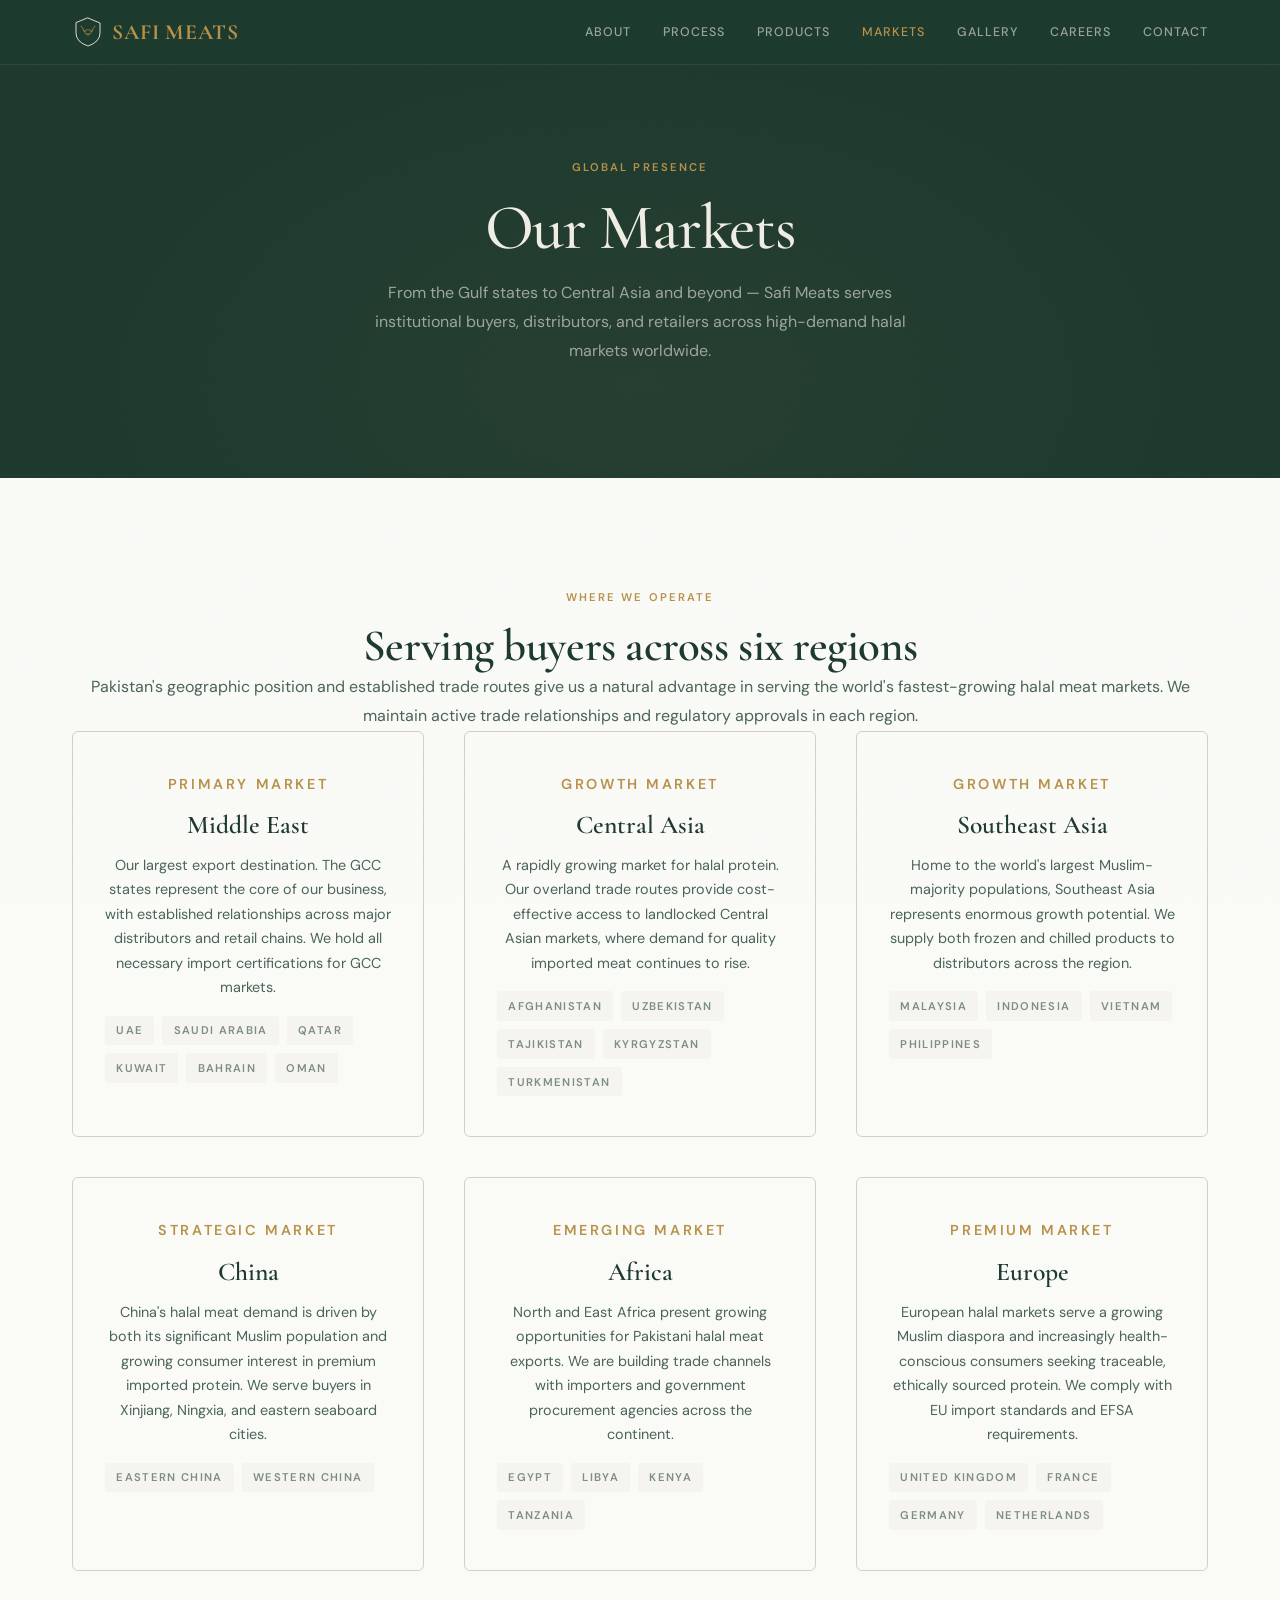
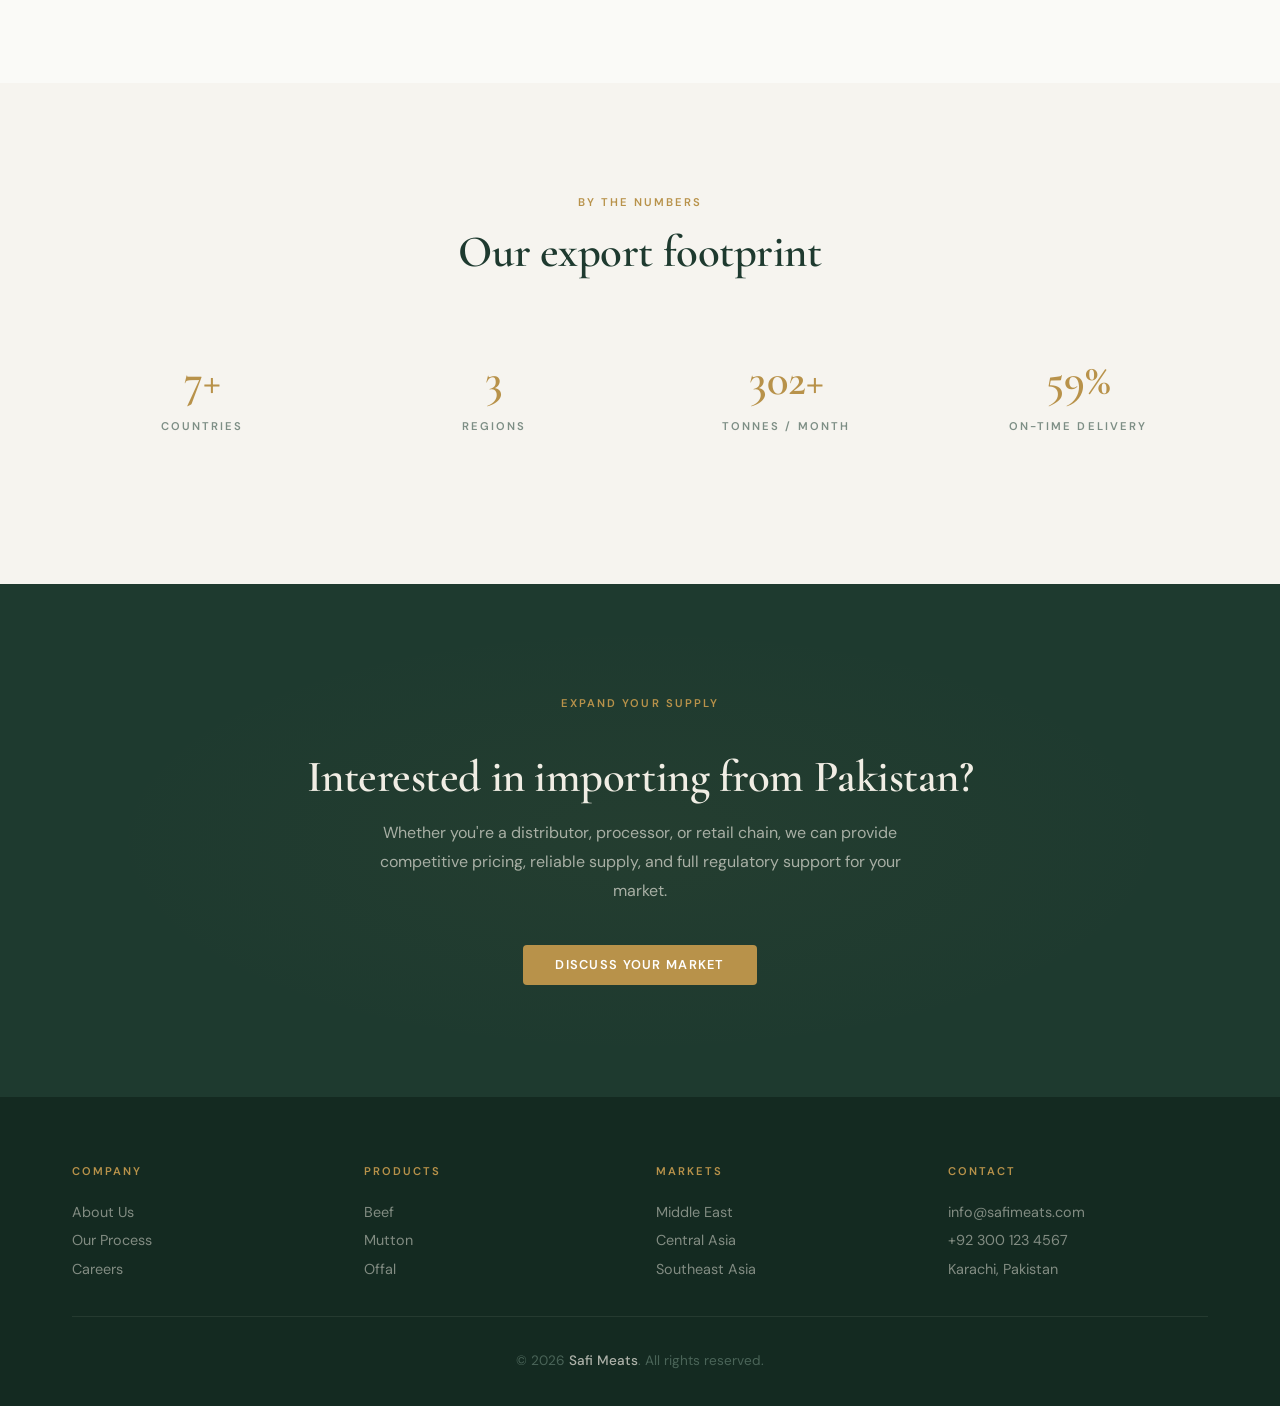
<file: markets.html>
<!DOCTYPE html>
<html lang="en">
<head>
<meta charset="UTF-8">
<meta name="viewport" content="width=device-width, initial-scale=1.0">
<title>Markets | Safi Meats</title>
<link rel="preconnect" href="https://fonts.googleapis.com">
<link rel="preconnect" href="https://fonts.gstatic.com" crossorigin>
<link href="https://fonts.googleapis.com/css2?family=Cormorant+Garamond:ital,wght@0,400;0,500;0,600;0,700;1,400&family=DM+Sans:wght@300;400;500;600;700&display=swap" rel="stylesheet">
<link rel="stylesheet" href="css/variables.css">
<link rel="stylesheet" href="css/base.css">
<link rel="stylesheet" href="css/components.css">
<link rel="stylesheet" href="css/markets.css">
</head>
<body>

<header id="header">
  <div class="container nav-inner">
    <a href="index.html" class="logo">
      <div class="logo-mark">
        <svg viewBox="0 0 64 64" xmlns="http://www.w3.org/2000/svg" fill="none" stroke-linecap="round" stroke-linejoin="round">
          <path d="M 32 4 L 56 14 L 56 34 Q 56 52 32 60 Q 8 52 8 34 L 8 14 Z" stroke="#F0EDE4" stroke-width="1.8" fill="none"/>
          <path d="M 24 30 Q 22 24 18 20" stroke="#B8924A" stroke-width="1.5"/>
          <path d="M 40 30 Q 42 24 46 20" stroke="#B8924A" stroke-width="1.5"/>
          <path d="M 24 30 Q 26 34 28 36 Q 30 38 32 38 Q 34 38 36 36 Q 38 34 40 30" stroke="#B8924A" stroke-width="1.5"/>
          <path d="M 24 30 Q 28 28 32 27 Q 36 28 40 30" stroke="#B8924A" stroke-width="1.2"/>
          <circle cx="28" cy="30" r="1" fill="#B8924A"/><circle cx="36" cy="30" r="1" fill="#B8924A"/>
          <path d="M 30 35 Q 32 36 34 35" stroke="#B8924A" stroke-width="1"/>
        </svg>
      </div>
      <div class="logo-text">SAFI MEATS</div>
    </a>
    <button class="menu-toggle" aria-label="Menu">
      <svg viewBox="0 0 24 24" fill="none" stroke-width="2" stroke-linecap="round"><line x1="3" y1="6" x2="21" y2="6"/><line x1="3" y1="12" x2="21" y2="12"/><line x1="3" y1="18" x2="21" y2="18"/></svg>
    </button>
    <nav>
      <div class="nav-links">
        <a href="about.html">About</a>
        <a href="process.html">Process</a>
        <a href="products.html">Products</a>
        <a href="markets.html" class="active">Markets</a>
        <a href="gallery.html">Gallery</a>
        <a href="careers.html">Careers</a>
        <a href="contact.html">Contact</a>
      </div>
    </nav>
  </div>
</header>

<section class="page-header">
  <div class="container">
    <p class="label">Global Presence</p>
    <h1>Our Markets</h1>
    <p class="page-subtitle">From the Gulf states to Central Asia and beyond — Safi Meats serves institutional buyers, distributors, and retailers across high-demand halal markets worldwide.</p>
  </div>
</section>

<!-- Markets Overview -->
<section class="markets-overview section-pad">
  <div class="container">
    <div class="reveal">
      <p class="label">Where We Operate</p>
      <h2>Serving buyers across six regions</h2>
      <p>Pakistan's geographic position and established trade routes give us a natural advantage in serving the world's fastest-growing halal meat markets. We maintain active trade relationships and regulatory approvals in each region.</p>
    </div>
    <div class="markets-grid">
      <div class="market-card reveal">
        <p class="label">Primary Market</p>
        <h3>Middle East</h3>
        <p>Our largest export destination. The GCC states represent the core of our business, with established relationships across major distributors and retail chains. We hold all necessary import certifications for GCC markets.</p>
        <ul class="market-countries">
          <li>UAE</li>
          <li>Saudi Arabia</li>
          <li>Qatar</li>
          <li>Kuwait</li>
          <li>Bahrain</li>
          <li>Oman</li>
        </ul>
      </div>
      <div class="market-card reveal">
        <p class="label">Growth Market</p>
        <h3>Central Asia</h3>
        <p>A rapidly growing market for halal protein. Our overland trade routes provide cost-effective access to landlocked Central Asian markets, where demand for quality imported meat continues to rise.</p>
        <ul class="market-countries">
          <li>Afghanistan</li>
          <li>Uzbekistan</li>
          <li>Tajikistan</li>
          <li>Kyrgyzstan</li>
          <li>Turkmenistan</li>
        </ul>
      </div>
      <div class="market-card reveal">
        <p class="label">Growth Market</p>
        <h3>Southeast Asia</h3>
        <p>Home to the world's largest Muslim-majority populations, Southeast Asia represents enormous growth potential. We supply both frozen and chilled products to distributors across the region.</p>
        <ul class="market-countries">
          <li>Malaysia</li>
          <li>Indonesia</li>
          <li>Vietnam</li>
          <li>Philippines</li>
        </ul>
      </div>
      <div class="market-card reveal">
        <p class="label">Strategic Market</p>
        <h3>China</h3>
        <p>China's halal meat demand is driven by both its significant Muslim population and growing consumer interest in premium imported protein. We serve buyers in Xinjiang, Ningxia, and eastern seaboard cities.</p>
        <ul class="market-countries">
          <li>Eastern China</li>
          <li>Western China</li>
        </ul>
      </div>
      <div class="market-card reveal">
        <p class="label">Emerging Market</p>
        <h3>Africa</h3>
        <p>North and East Africa present growing opportunities for Pakistani halal meat exports. We are building trade channels with importers and government procurement agencies across the continent.</p>
        <ul class="market-countries">
          <li>Egypt</li>
          <li>Libya</li>
          <li>Kenya</li>
          <li>Tanzania</li>
        </ul>
      </div>
      <div class="market-card reveal">
        <p class="label">Premium Market</p>
        <h3>Europe</h3>
        <p>European halal markets serve a growing Muslim diaspora and increasingly health-conscious consumers seeking traceable, ethically sourced protein. We comply with EU import standards and EFSA requirements.</p>
        <ul class="market-countries">
          <li>United Kingdom</li>
          <li>France</li>
          <li>Germany</li>
          <li>Netherlands</li>
        </ul>
      </div>
    </div>
  </div>
</section>

<!-- Trade Stats -->
<section class="trade-section section-pad">
  <div class="container">
    <div style="text-align:center; margin-bottom:3rem;" class="reveal">
      <p class="label">By The Numbers</p>
      <h2>Our export footprint</h2>
    </div>
    <div class="stats-row reveal">
      <div class="stat-item">
        <span class="stat-number" data-count="12" data-suffix="+">0+</span>
        <span class="stat-label">Countries</span>
      </div>
      <div class="stat-item">
        <span class="stat-number" data-count="6">0</span>
        <span class="stat-label">Regions</span>
      </div>
      <div class="stat-item">
        <span class="stat-number" data-count="500" data-suffix="+">0+</span>
        <span class="stat-label">Tonnes / Month</span>
      </div>
      <div class="stat-item">
        <span class="stat-number" data-count="98" data-suffix="%">0%</span>
        <span class="stat-label">On-Time Delivery</span>
      </div>
    </div>
  </div>
</section>

<!-- CTA -->
<section class="cta-section section-pad">
  <div class="container reveal">
    <p class="label">Expand Your Supply</p>
    <h2>Interested in importing from Pakistan?</h2>
    <p>Whether you're a distributor, processor, or retail chain, we can provide competitive pricing, reliable supply, and full regulatory support for your market.</p>
    <a href="contact.html" class="btn btn-primary">Discuss Your Market</a>
  </div>
</section>

<footer>
  <div class="container">
    <div class="footer-grid">
      <div class="footer-col">
        <h4>Company</h4>
        <a href="about.html">About Us</a>
        <a href="process.html">Our Process</a>
        <a href="careers.html">Careers</a>
      </div>
      <div class="footer-col">
        <h4>Products</h4>
        <a href="products.html">Beef</a>
        <a href="products.html">Mutton</a>
        <a href="products.html">Offal</a>
      </div>
      <div class="footer-col">
        <h4>Markets</h4>
        <a href="markets.html">Middle East</a>
        <a href="markets.html">Central Asia</a>
        <a href="markets.html">Southeast Asia</a>
      </div>
      <div class="footer-col">
        <h4>Contact</h4>
        <a href="mailto:info@safimeats.com">info@safimeats.com</a>
        <a href="tel:+923001234567">+92 300 123 4567</a>
        <a href="contact.html">Karachi, Pakistan</a>
      </div>
    </div>
    <div class="footer-bottom">
      <p>&copy; 2026 <strong class="brand-name">Safi Meats</strong>. All rights reserved.</p>
    </div>
  </div>
</footer>

<script src="js/main.js"></script>
<script src="js/navigation.js"></script>
</body>
</html>
</file>
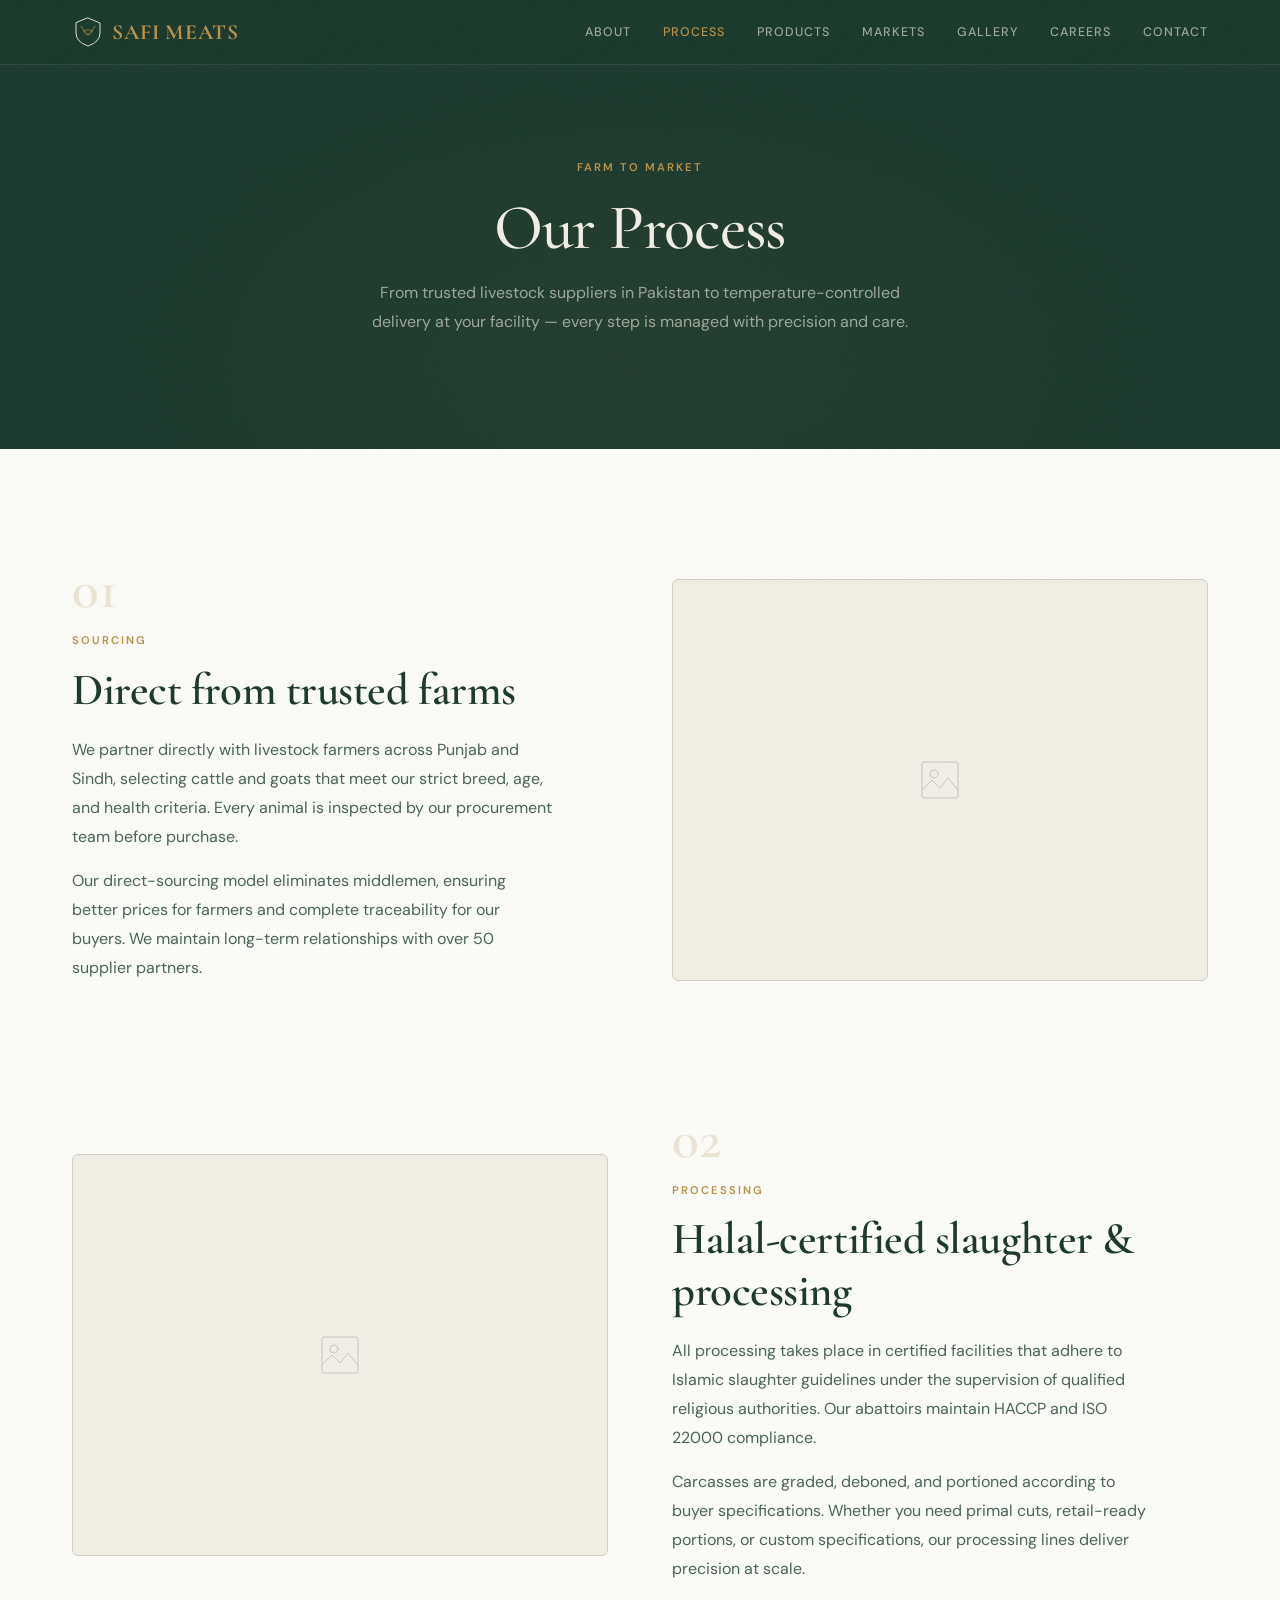
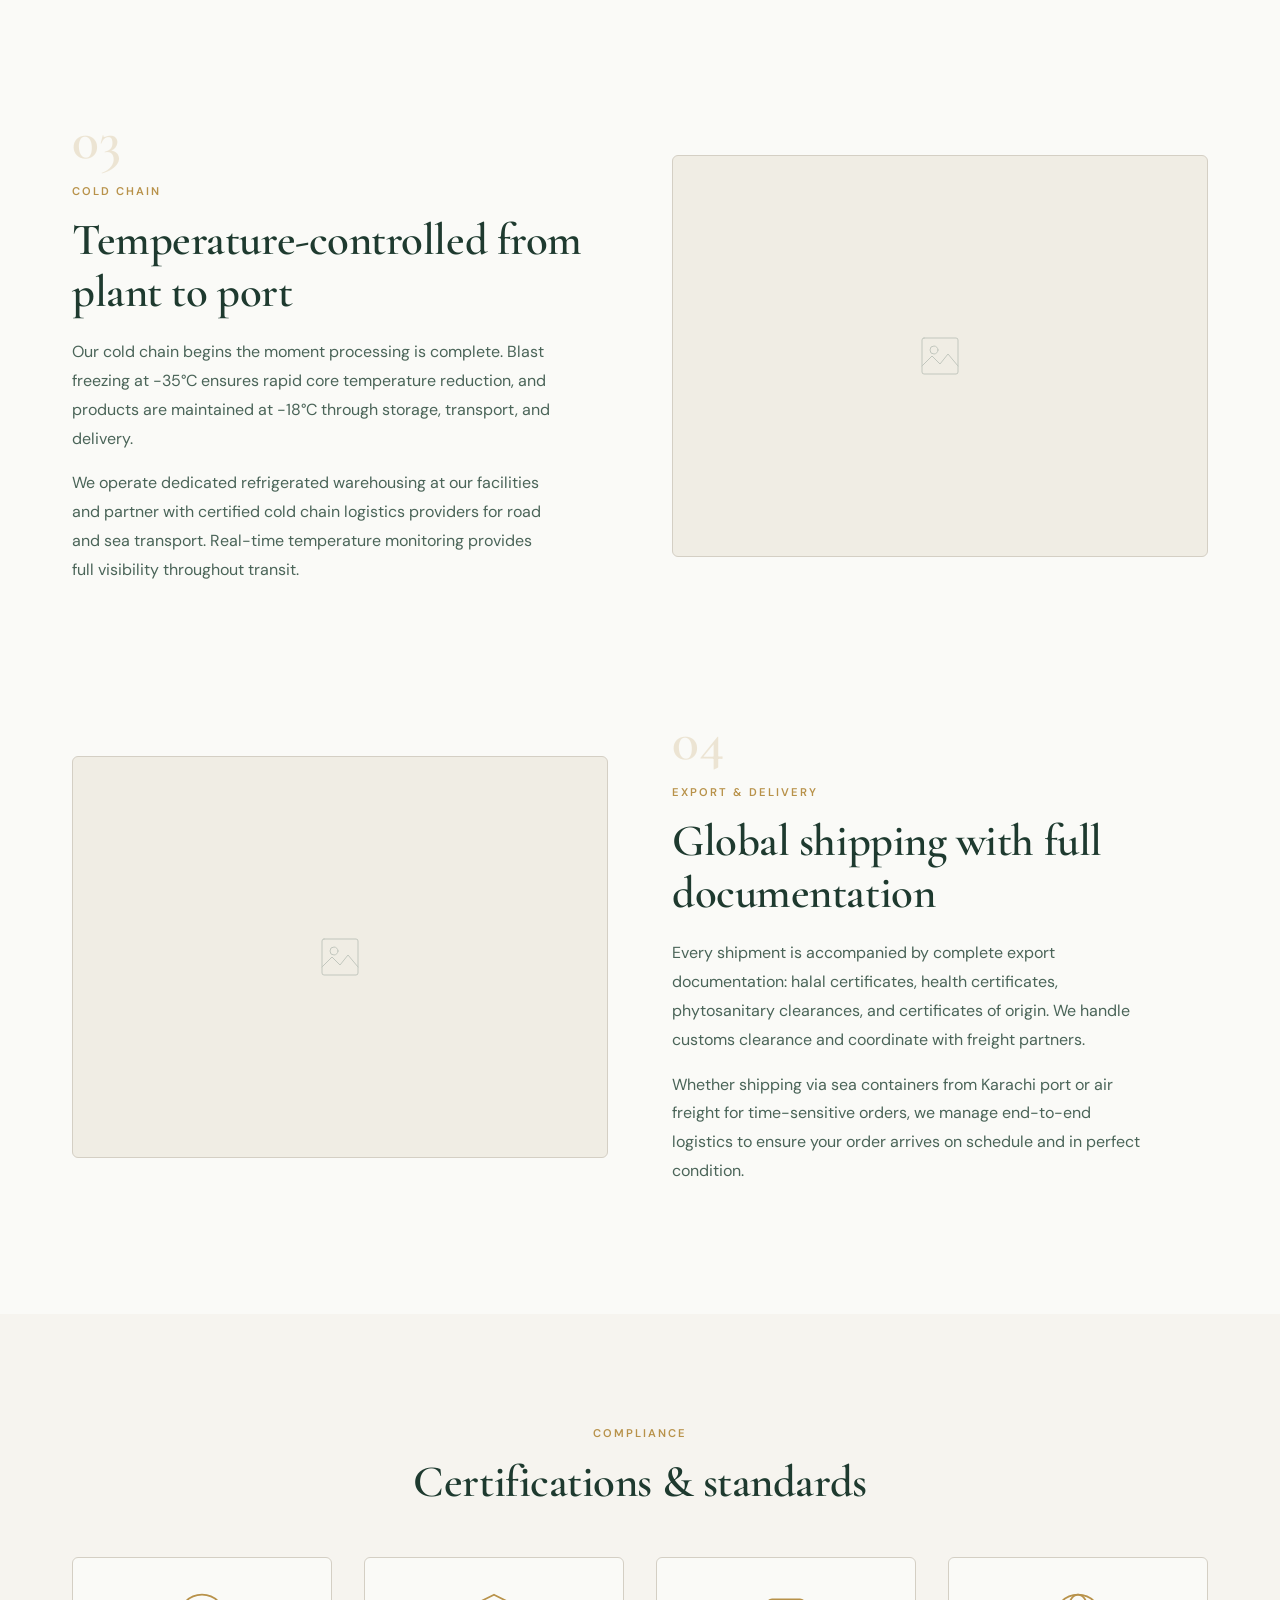
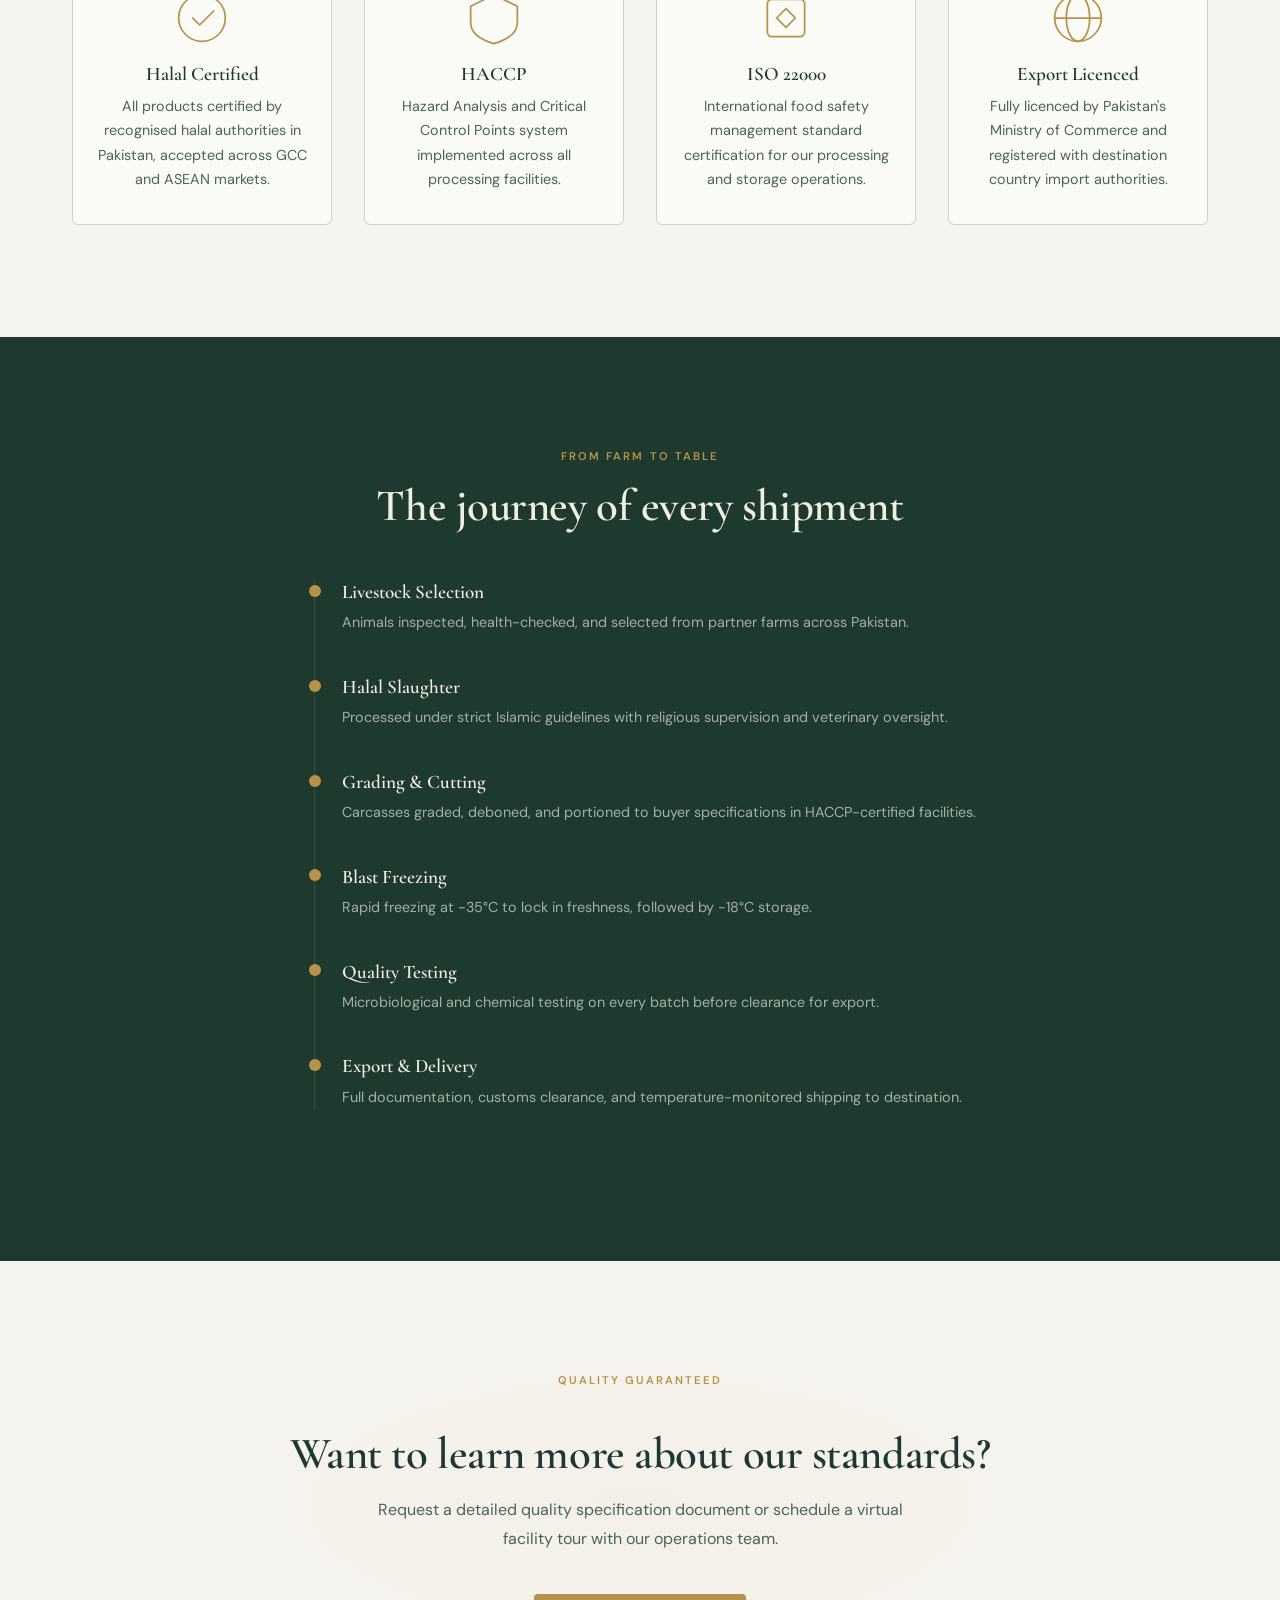
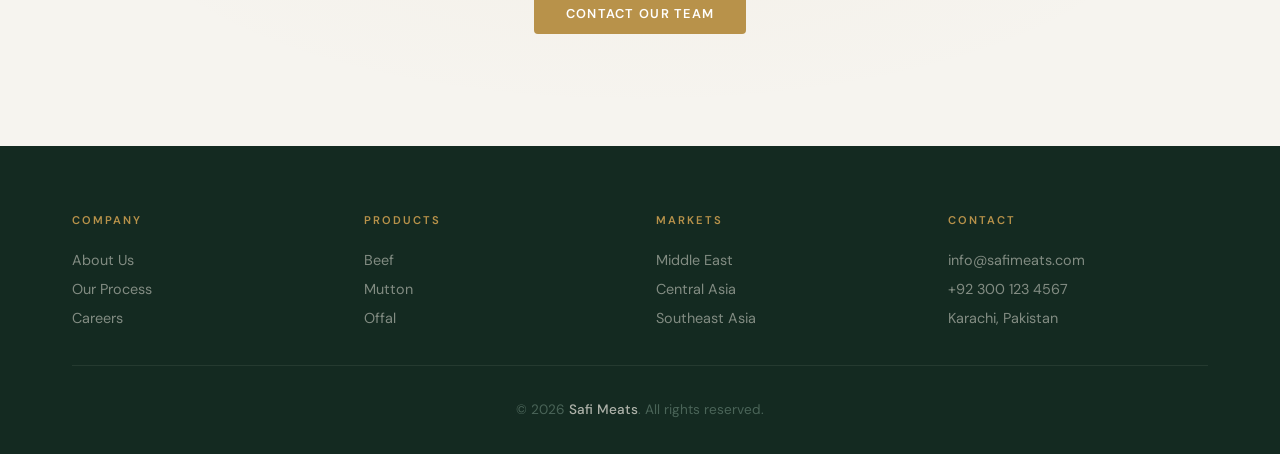
<file: process.html>
<!DOCTYPE html>
<html lang="en">
<head>
<meta charset="UTF-8">
<meta name="viewport" content="width=device-width, initial-scale=1.0">
<title>Our Process | Safi Meats</title>
<link rel="preconnect" href="https://fonts.googleapis.com">
<link rel="preconnect" href="https://fonts.gstatic.com" crossorigin>
<link href="https://fonts.googleapis.com/css2?family=Cormorant+Garamond:ital,wght@0,400;0,500;0,600;0,700;1,400&family=DM+Sans:wght@300;400;500;600;700&display=swap" rel="stylesheet">
<link rel="stylesheet" href="css/variables.css">
<link rel="stylesheet" href="css/base.css">
<link rel="stylesheet" href="css/components.css">
<link rel="stylesheet" href="css/process.css">
</head>
<body>

<header id="header">
  <div class="container nav-inner">
    <a href="index.html" class="logo">
      <div class="logo-mark">
        <svg viewBox="0 0 64 64" xmlns="http://www.w3.org/2000/svg" fill="none" stroke-linecap="round" stroke-linejoin="round">
          <path d="M 32 4 L 56 14 L 56 34 Q 56 52 32 60 Q 8 52 8 34 L 8 14 Z" stroke="#F0EDE4" stroke-width="1.8" fill="none"/>
          <path d="M 24 30 Q 22 24 18 20" stroke="#B8924A" stroke-width="1.5"/>
          <path d="M 40 30 Q 42 24 46 20" stroke="#B8924A" stroke-width="1.5"/>
          <path d="M 24 30 Q 26 34 28 36 Q 30 38 32 38 Q 34 38 36 36 Q 38 34 40 30" stroke="#B8924A" stroke-width="1.5"/>
          <path d="M 24 30 Q 28 28 32 27 Q 36 28 40 30" stroke="#B8924A" stroke-width="1.2"/>
          <circle cx="28" cy="30" r="1" fill="#B8924A"/><circle cx="36" cy="30" r="1" fill="#B8924A"/>
          <path d="M 30 35 Q 32 36 34 35" stroke="#B8924A" stroke-width="1"/>
        </svg>
      </div>
      <div class="logo-text">SAFI MEATS</div>
    </a>
    <button class="menu-toggle" aria-label="Menu">
      <svg viewBox="0 0 24 24" fill="none" stroke-width="2" stroke-linecap="round"><line x1="3" y1="6" x2="21" y2="6"/><line x1="3" y1="12" x2="21" y2="12"/><line x1="3" y1="18" x2="21" y2="18"/></svg>
    </button>
    <nav>
      <div class="nav-links">
        <a href="about.html">About</a>
        <a href="process.html" class="active">Process</a>
        <a href="products.html">Products</a>
        <a href="markets.html">Markets</a>
        <a href="gallery.html">Gallery</a>
        <a href="careers.html">Careers</a>
        <a href="contact.html">Contact</a>
      </div>
    </nav>
  </div>
</header>

<section class="page-header">
  <div class="container">
    <p class="label">Farm to Market</p>
    <h1>Our Process</h1>
    <p class="page-subtitle">From trusted livestock suppliers in Pakistan to temperature-controlled delivery at your facility — every step is managed with precision and care.</p>
  </div>
</section>

<!-- Step 1: Sourcing -->
<section class="process-steps section-pad">
  <div class="container">
    <div class="process-step two-col reveal">
      <div class="two-col-content">
        <div class="step-number">01</div>
        <p class="label">Sourcing</p>
        <h2>Direct from trusted farms</h2>
        <p>We partner directly with livestock farmers across Punjab and Sindh, selecting cattle and goats that meet our strict breed, age, and health criteria. Every animal is inspected by our procurement team before purchase.</p>
        <p>Our direct-sourcing model eliminates middlemen, ensuring better prices for farmers and complete traceability for our buyers. We maintain long-term relationships with over 50 supplier partners.</p>
      </div>
      <div class="two-col-media">
        <div class="media-placeholder">
          <svg viewBox="0 0 48 48" stroke-linecap="round" stroke-linejoin="round"><rect x="6" y="6" width="36" height="36" rx="2"/><circle cx="18" cy="18" r="4"/><path d="M 6 34 L 16 24 L 24 32 L 32 22 L 42 34"/></svg>
        </div>
      </div>
    </div>

    <!-- Step 2: Processing -->
    <div class="process-step two-col two-col--reverse reveal">
      <div class="two-col-content">
        <div class="step-number">02</div>
        <p class="label">Processing</p>
        <h2>Halal-certified slaughter &amp; processing</h2>
        <p>All processing takes place in certified facilities that adhere to Islamic slaughter guidelines under the supervision of qualified religious authorities. Our abattoirs maintain HACCP and ISO 22000 compliance.</p>
        <p>Carcasses are graded, deboned, and portioned according to buyer specifications. Whether you need primal cuts, retail-ready portions, or custom specifications, our processing lines deliver precision at scale.</p>
      </div>
      <div class="two-col-media">
        <div class="media-placeholder">
          <svg viewBox="0 0 48 48" stroke-linecap="round" stroke-linejoin="round"><rect x="6" y="6" width="36" height="36" rx="2"/><circle cx="18" cy="18" r="4"/><path d="M 6 34 L 16 24 L 24 32 L 32 22 L 42 34"/></svg>
        </div>
      </div>
    </div>

    <!-- Step 3: Cold Chain -->
    <div class="process-step two-col reveal">
      <div class="two-col-content">
        <div class="step-number">03</div>
        <p class="label">Cold Chain</p>
        <h2>Temperature-controlled from plant to port</h2>
        <p>Our cold chain begins the moment processing is complete. Blast freezing at -35°C ensures rapid core temperature reduction, and products are maintained at -18°C through storage, transport, and delivery.</p>
        <p>We operate dedicated refrigerated warehousing at our facilities and partner with certified cold chain logistics providers for road and sea transport. Real-time temperature monitoring provides full visibility throughout transit.</p>
      </div>
      <div class="two-col-media">
        <div class="media-placeholder">
          <svg viewBox="0 0 48 48" stroke-linecap="round" stroke-linejoin="round"><rect x="6" y="6" width="36" height="36" rx="2"/><circle cx="18" cy="18" r="4"/><path d="M 6 34 L 16 24 L 24 32 L 32 22 L 42 34"/></svg>
        </div>
      </div>
    </div>

    <!-- Step 4: Export -->
    <div class="process-step two-col two-col--reverse reveal">
      <div class="two-col-content">
        <div class="step-number">04</div>
        <p class="label">Export &amp; Delivery</p>
        <h2>Global shipping with full documentation</h2>
        <p>Every shipment is accompanied by complete export documentation: halal certificates, health certificates, phytosanitary clearances, and certificates of origin. We handle customs clearance and coordinate with freight partners.</p>
        <p>Whether shipping via sea containers from Karachi port or air freight for time-sensitive orders, we manage end-to-end logistics to ensure your order arrives on schedule and in perfect condition.</p>
      </div>
      <div class="two-col-media">
        <div class="media-placeholder">
          <svg viewBox="0 0 48 48" stroke-linecap="round" stroke-linejoin="round"><rect x="6" y="6" width="36" height="36" rx="2"/><circle cx="18" cy="18" r="4"/><path d="M 6 34 L 16 24 L 24 32 L 32 22 L 42 34"/></svg>
        </div>
      </div>
    </div>
  </div>
</section>

<!-- Certifications -->
<section class="certification-section section-pad">
  <div class="container">
    <div style="text-align:center; margin-bottom:0;" class="reveal">
      <p class="label">Compliance</p>
      <h2>Certifications &amp; standards</h2>
    </div>
    <div class="cert-grid">
      <div class="cert-item reveal">
        <div class="cert-icon">
          <svg viewBox="0 0 48 48" stroke-linecap="round" stroke-linejoin="round"><circle cx="24" cy="24" r="20"/><path d="M 16 24 L 22 30 L 34 18"/></svg>
        </div>
        <h3>Halal Certified</h3>
        <p>All products certified by recognised halal authorities in Pakistan, accepted across GCC and ASEAN markets.</p>
      </div>
      <div class="cert-item reveal">
        <div class="cert-icon">
          <svg viewBox="0 0 48 48" stroke-linecap="round" stroke-linejoin="round"><path d="M 24 4 L 44 14 L 44 28 Q 44 40 24 46 Q 4 40 4 28 L 4 14 Z"/></svg>
        </div>
        <h3>HACCP</h3>
        <p>Hazard Analysis and Critical Control Points system implemented across all processing facilities.</p>
      </div>
      <div class="cert-item reveal">
        <div class="cert-icon">
          <svg viewBox="0 0 48 48" stroke-linecap="round" stroke-linejoin="round"><rect x="8" y="8" width="32" height="32" rx="4"/><path d="M 16 24 L 24 16 L 32 24 L 24 32 Z"/></svg>
        </div>
        <h3>ISO 22000</h3>
        <p>International food safety management standard certification for our processing and storage operations.</p>
      </div>
      <div class="cert-item reveal">
        <div class="cert-icon">
          <svg viewBox="0 0 48 48" stroke-linecap="round" stroke-linejoin="round"><circle cx="24" cy="24" r="20"/><ellipse cx="24" cy="24" rx="10" ry="20"/><line x1="4" y1="24" x2="44" y2="24"/></svg>
        </div>
        <h3>Export Licenced</h3>
        <p>Fully licenced by Pakistan's Ministry of Commerce and registered with destination country import authorities.</p>
      </div>
    </div>
  </div>
</section>

<!-- Timeline -->
<section class="timeline-section section-pad">
  <div class="container">
    <div class="reveal" style="text-align:center;">
      <p class="label">From Farm to Table</p>
      <h2>The journey of every shipment</h2>
    </div>
    <div class="timeline reveal">
      <div class="timeline-item">
        <div class="timeline-dot"></div>
        <div class="timeline-content">
          <h3>Livestock Selection</h3>
          <p>Animals inspected, health-checked, and selected from partner farms across Pakistan.</p>
        </div>
      </div>
      <div class="timeline-item">
        <div class="timeline-dot"></div>
        <div class="timeline-content">
          <h3>Halal Slaughter</h3>
          <p>Processed under strict Islamic guidelines with religious supervision and veterinary oversight.</p>
        </div>
      </div>
      <div class="timeline-item">
        <div class="timeline-dot"></div>
        <div class="timeline-content">
          <h3>Grading &amp; Cutting</h3>
          <p>Carcasses graded, deboned, and portioned to buyer specifications in HACCP-certified facilities.</p>
        </div>
      </div>
      <div class="timeline-item">
        <div class="timeline-dot"></div>
        <div class="timeline-content">
          <h3>Blast Freezing</h3>
          <p>Rapid freezing at -35°C to lock in freshness, followed by -18°C storage.</p>
        </div>
      </div>
      <div class="timeline-item">
        <div class="timeline-dot"></div>
        <div class="timeline-content">
          <h3>Quality Testing</h3>
          <p>Microbiological and chemical testing on every batch before clearance for export.</p>
        </div>
      </div>
      <div class="timeline-item">
        <div class="timeline-dot"></div>
        <div class="timeline-content">
          <h3>Export &amp; Delivery</h3>
          <p>Full documentation, customs clearance, and temperature-monitored shipping to destination.</p>
        </div>
      </div>
    </div>
  </div>
</section>

<!-- CTA -->
<section class="cta-section section-pad" style="background: var(--section-alt);">
  <div class="container reveal" style="text-align:center;">
    <p class="label" style="color: var(--accent);">Quality Guaranteed</p>
    <h2 style="color: var(--text);">Want to learn more about our standards?</h2>
    <p style="color: var(--text-light);">Request a detailed quality specification document or schedule a virtual facility tour with our operations team.</p>
    <a href="contact.html" class="btn btn-primary">Contact Our Team</a>
  </div>
</section>

<footer>
  <div class="container">
    <div class="footer-grid">
      <div class="footer-col">
        <h4>Company</h4>
        <a href="about.html">About Us</a>
        <a href="process.html">Our Process</a>
        <a href="careers.html">Careers</a>
      </div>
      <div class="footer-col">
        <h4>Products</h4>
        <a href="products.html">Beef</a>
        <a href="products.html">Mutton</a>
        <a href="products.html">Offal</a>
      </div>
      <div class="footer-col">
        <h4>Markets</h4>
        <a href="markets.html">Middle East</a>
        <a href="markets.html">Central Asia</a>
        <a href="markets.html">Southeast Asia</a>
      </div>
      <div class="footer-col">
        <h4>Contact</h4>
        <a href="mailto:info@safimeats.com">info@safimeats.com</a>
        <a href="tel:+923001234567">+92 300 123 4567</a>
        <a href="contact.html">Karachi, Pakistan</a>
      </div>
    </div>
    <div class="footer-bottom">
      <p>&copy; 2026 <strong class="brand-name">Safi Meats</strong>. All rights reserved.</p>
    </div>
  </div>
</footer>

<script src="js/main.js"></script>
<script src="js/navigation.js"></script>
</body>
</html>
</file>
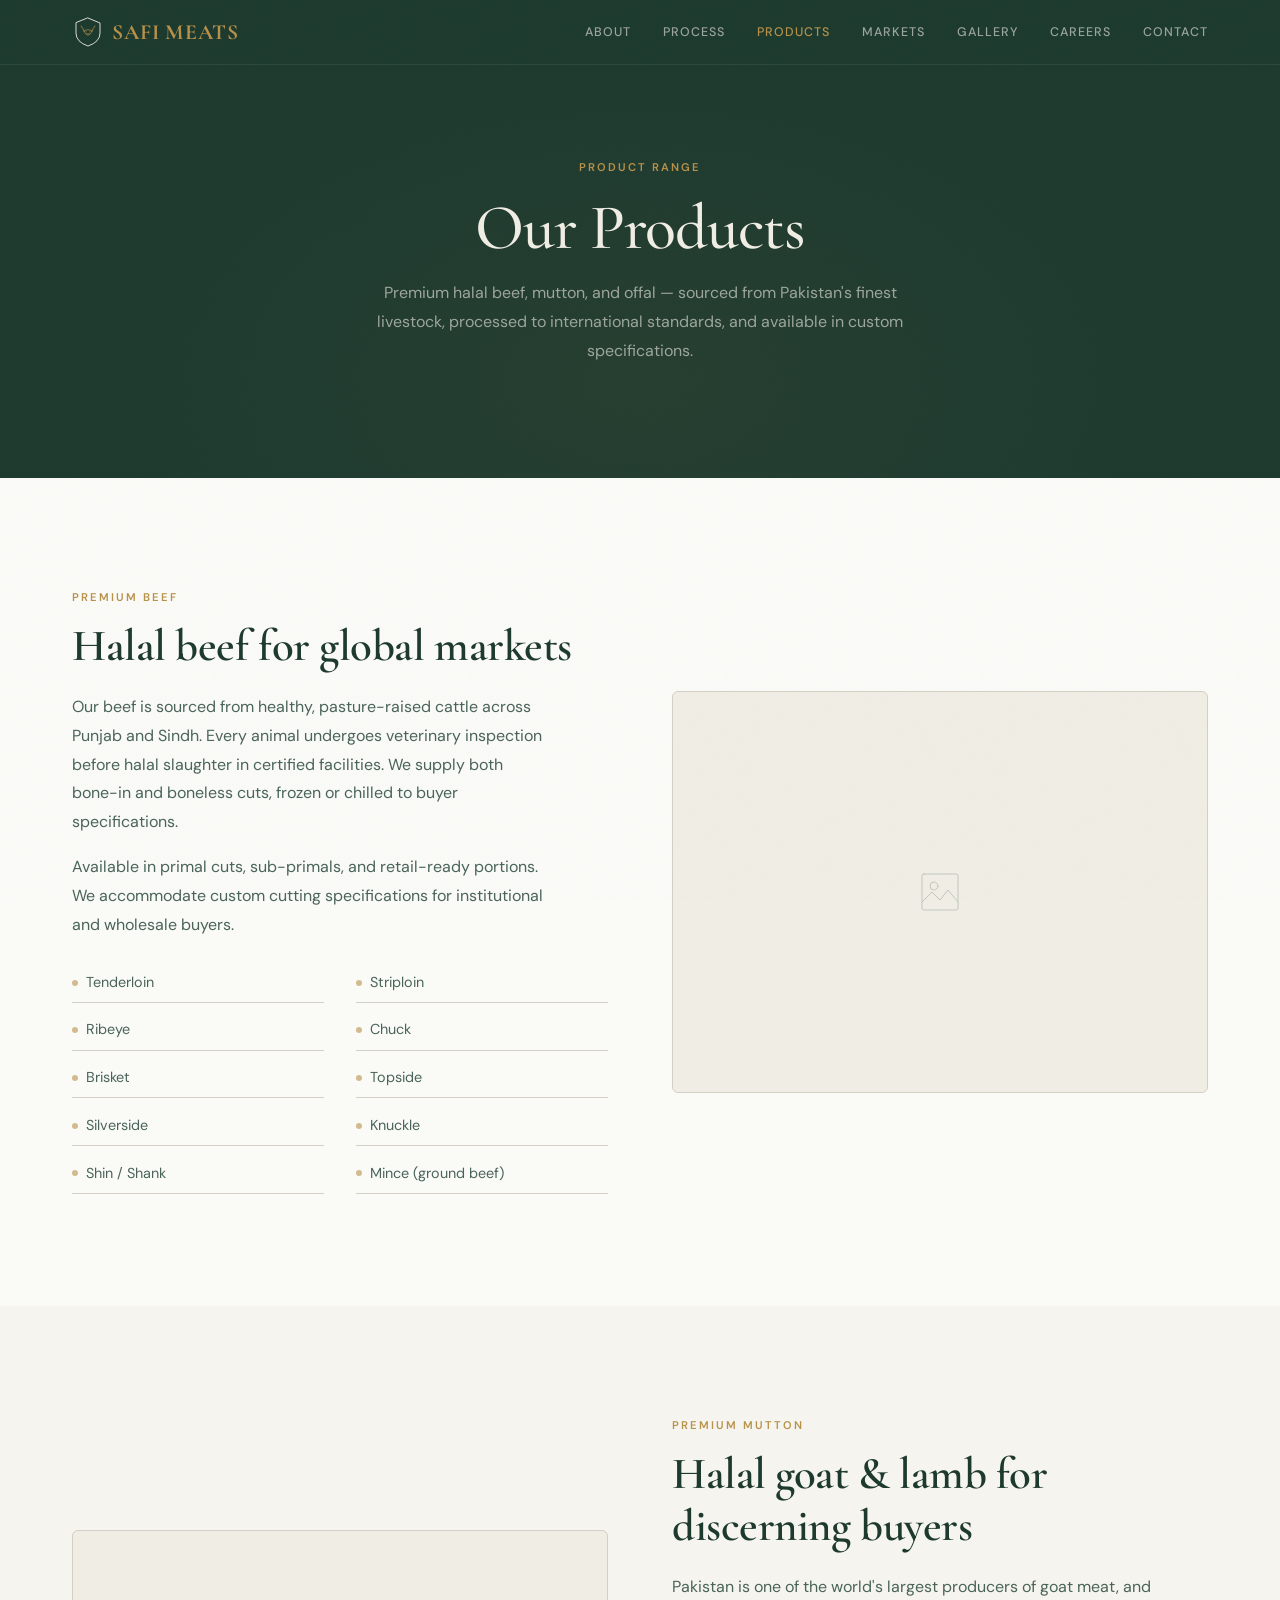
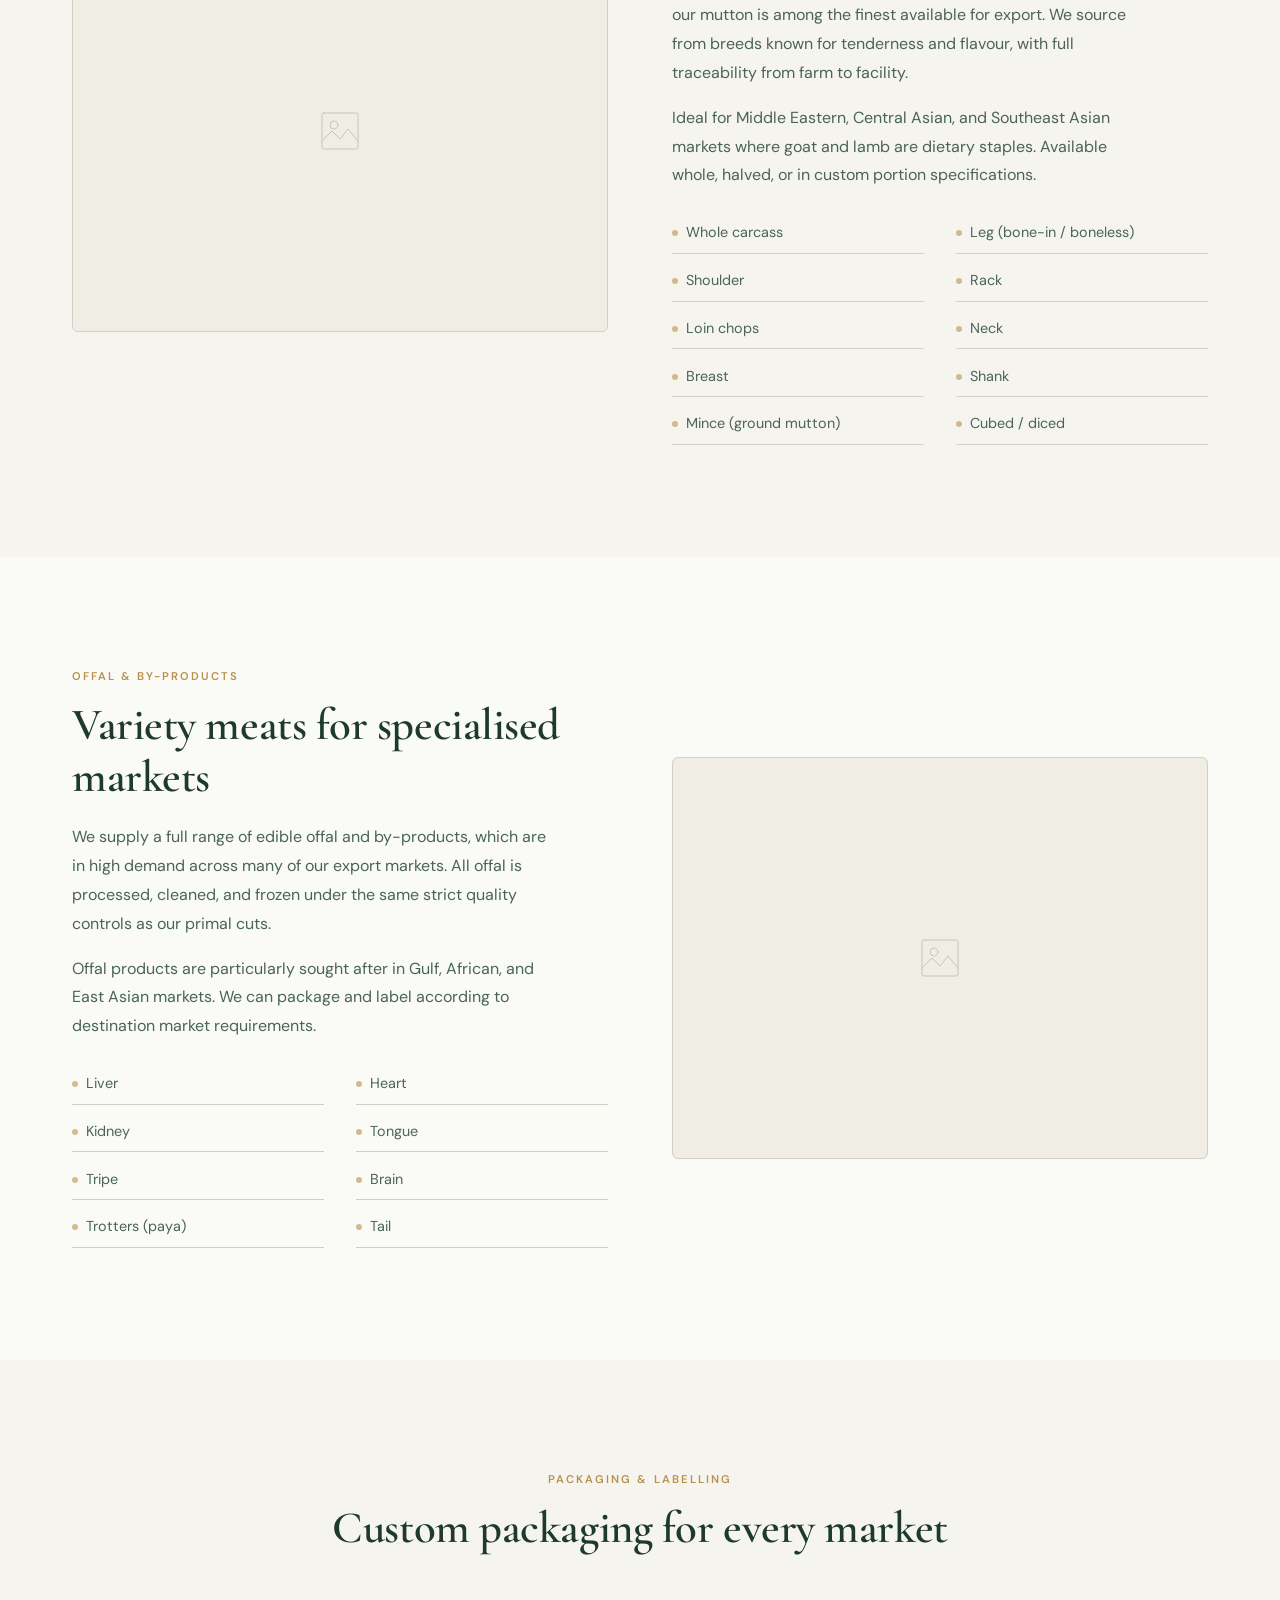
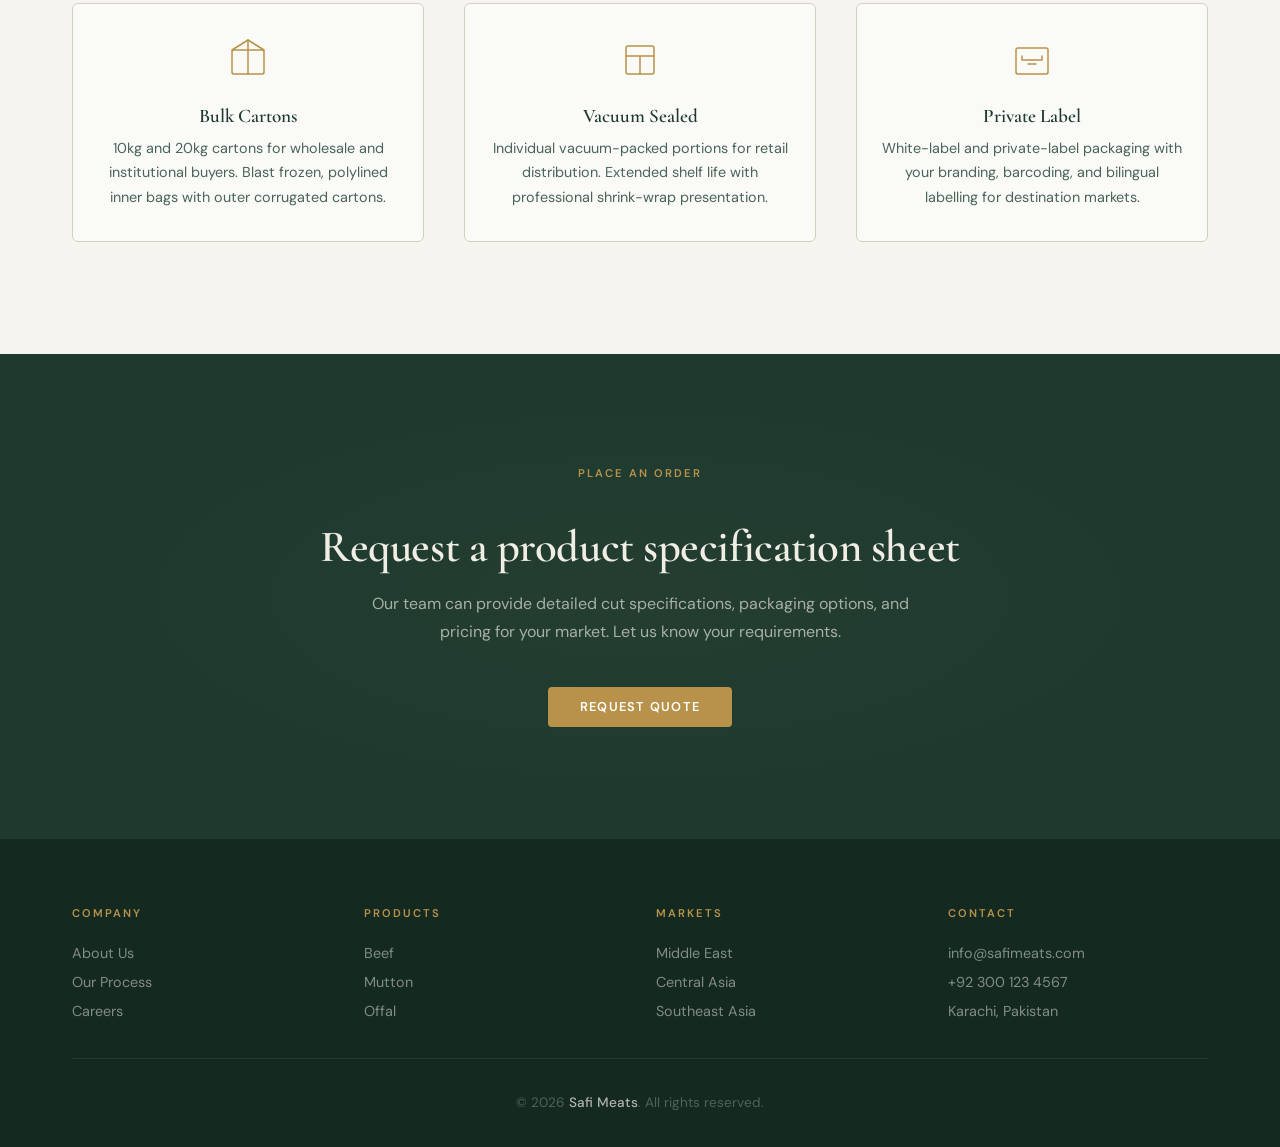
<file: products.html>
<!DOCTYPE html>
<html lang="en">
<head>
<meta charset="UTF-8">
<meta name="viewport" content="width=device-width, initial-scale=1.0">
<title>Products | Safi Meats</title>
<link rel="preconnect" href="https://fonts.googleapis.com">
<link rel="preconnect" href="https://fonts.gstatic.com" crossorigin>
<link href="https://fonts.googleapis.com/css2?family=Cormorant+Garamond:ital,wght@0,400;0,500;0,600;0,700;1,400&family=DM+Sans:wght@300;400;500;600;700&display=swap" rel="stylesheet">
<link rel="stylesheet" href="css/variables.css">
<link rel="stylesheet" href="css/base.css">
<link rel="stylesheet" href="css/components.css">
<link rel="stylesheet" href="css/products.css">
</head>
<body>

<header id="header">
  <div class="container nav-inner">
    <a href="index.html" class="logo">
      <div class="logo-mark">
        <svg viewBox="0 0 64 64" xmlns="http://www.w3.org/2000/svg" fill="none" stroke-linecap="round" stroke-linejoin="round">
          <path d="M 32 4 L 56 14 L 56 34 Q 56 52 32 60 Q 8 52 8 34 L 8 14 Z" stroke="#F0EDE4" stroke-width="1.8" fill="none"/>
          <path d="M 24 30 Q 22 24 18 20" stroke="#B8924A" stroke-width="1.5"/>
          <path d="M 40 30 Q 42 24 46 20" stroke="#B8924A" stroke-width="1.5"/>
          <path d="M 24 30 Q 26 34 28 36 Q 30 38 32 38 Q 34 38 36 36 Q 38 34 40 30" stroke="#B8924A" stroke-width="1.5"/>
          <path d="M 24 30 Q 28 28 32 27 Q 36 28 40 30" stroke="#B8924A" stroke-width="1.2"/>
          <circle cx="28" cy="30" r="1" fill="#B8924A"/><circle cx="36" cy="30" r="1" fill="#B8924A"/>
          <path d="M 30 35 Q 32 36 34 35" stroke="#B8924A" stroke-width="1"/>
        </svg>
      </div>
      <div class="logo-text">SAFI MEATS</div>
    </a>
    <button class="menu-toggle" aria-label="Menu">
      <svg viewBox="0 0 24 24" fill="none" stroke-width="2" stroke-linecap="round"><line x1="3" y1="6" x2="21" y2="6"/><line x1="3" y1="12" x2="21" y2="12"/><line x1="3" y1="18" x2="21" y2="18"/></svg>
    </button>
    <nav>
      <div class="nav-links">
        <a href="about.html">About</a>
        <a href="process.html">Process</a>
        <a href="products.html" class="active">Products</a>
        <a href="markets.html">Markets</a>
        <a href="gallery.html">Gallery</a>
        <a href="careers.html">Careers</a>
        <a href="contact.html">Contact</a>
      </div>
    </nav>
  </div>
</header>

<section class="page-header">
  <div class="container">
    <p class="label">Product Range</p>
    <h1>Our Products</h1>
    <p class="page-subtitle">Premium halal beef, mutton, and offal — sourced from Pakistan's finest livestock, processed to international standards, and available in custom specifications.</p>
  </div>
</section>

<!-- Beef -->
<section class="product-section section-pad" id="beef">
  <div class="container">
    <div class="two-col reveal">
      <div class="two-col-content">
        <p class="label">Premium Beef</p>
        <h2>Halal beef for global markets</h2>
        <p>Our beef is sourced from healthy, pasture-raised cattle across Punjab and Sindh. Every animal undergoes veterinary inspection before halal slaughter in certified facilities. We supply both bone-in and boneless cuts, frozen or chilled to buyer specifications.</p>
        <p>Available in primal cuts, sub-primals, and retail-ready portions. We accommodate custom cutting specifications for institutional and wholesale buyers.</p>
        <ul class="cut-list">
          <li>Tenderloin</li>
          <li>Striploin</li>
          <li>Ribeye</li>
          <li>Chuck</li>
          <li>Brisket</li>
          <li>Topside</li>
          <li>Silverside</li>
          <li>Knuckle</li>
          <li>Shin / Shank</li>
          <li>Mince (ground beef)</li>
        </ul>
      </div>
      <div class="two-col-media">
        <div class="media-placeholder">
          <svg viewBox="0 0 48 48" stroke-linecap="round" stroke-linejoin="round"><rect x="6" y="6" width="36" height="36" rx="2"/><circle cx="18" cy="18" r="4"/><path d="M 6 34 L 16 24 L 24 32 L 32 22 L 42 34"/></svg>
        </div>
      </div>
    </div>
  </div>
</section>

<!-- Mutton -->
<section class="product-section section-pad" id="mutton">
  <div class="container">
    <div class="two-col two-col--reverse reveal">
      <div class="two-col-content">
        <p class="label">Premium Mutton</p>
        <h2>Halal goat &amp; lamb for discerning buyers</h2>
        <p>Pakistan is one of the world's largest producers of goat meat, and our mutton is among the finest available for export. We source from breeds known for tenderness and flavour, with full traceability from farm to facility.</p>
        <p>Ideal for Middle Eastern, Central Asian, and Southeast Asian markets where goat and lamb are dietary staples. Available whole, halved, or in custom portion specifications.</p>
        <ul class="cut-list">
          <li>Whole carcass</li>
          <li>Leg (bone-in / boneless)</li>
          <li>Shoulder</li>
          <li>Rack</li>
          <li>Loin chops</li>
          <li>Neck</li>
          <li>Breast</li>
          <li>Shank</li>
          <li>Mince (ground mutton)</li>
          <li>Cubed / diced</li>
        </ul>
      </div>
      <div class="two-col-media">
        <div class="media-placeholder">
          <svg viewBox="0 0 48 48" stroke-linecap="round" stroke-linejoin="round"><rect x="6" y="6" width="36" height="36" rx="2"/><circle cx="18" cy="18" r="4"/><path d="M 6 34 L 16 24 L 24 32 L 32 22 L 42 34"/></svg>
        </div>
      </div>
    </div>
  </div>
</section>

<!-- Offal -->
<section class="product-section section-pad" id="offal">
  <div class="container">
    <div class="two-col reveal">
      <div class="two-col-content">
        <p class="label">Offal &amp; By-Products</p>
        <h2>Variety meats for specialised markets</h2>
        <p>We supply a full range of edible offal and by-products, which are in high demand across many of our export markets. All offal is processed, cleaned, and frozen under the same strict quality controls as our primal cuts.</p>
        <p>Offal products are particularly sought after in Gulf, African, and East Asian markets. We can package and label according to destination market requirements.</p>
        <ul class="cut-list">
          <li>Liver</li>
          <li>Heart</li>
          <li>Kidney</li>
          <li>Tongue</li>
          <li>Tripe</li>
          <li>Brain</li>
          <li>Trotters (paya)</li>
          <li>Tail</li>
        </ul>
      </div>
      <div class="two-col-media">
        <div class="media-placeholder">
          <svg viewBox="0 0 48 48" stroke-linecap="round" stroke-linejoin="round"><rect x="6" y="6" width="36" height="36" rx="2"/><circle cx="18" cy="18" r="4"/><path d="M 6 34 L 16 24 L 24 32 L 32 22 L 42 34"/></svg>
        </div>
      </div>
    </div>
  </div>
</section>

<!-- Packaging -->
<section class="packaging-section section-pad">
  <div class="container">
    <div style="text-align:center;" class="reveal">
      <p class="label">Packaging &amp; Labelling</p>
      <h2>Custom packaging for every market</h2>
    </div>
    <div class="packaging-grid">
      <div class="packaging-item reveal">
        <div class="packaging-icon">
          <svg viewBox="0 0 48 48" stroke-linecap="round" stroke-linejoin="round"><rect x="8" y="14" width="32" height="24" rx="2"/><path d="M 8 14 L 24 4 L 40 14"/><line x1="24" y1="4" x2="24" y2="38"/></svg>
        </div>
        <h3>Bulk Cartons</h3>
        <p>10kg and 20kg cartons for wholesale and institutional buyers. Blast frozen, polylined inner bags with outer corrugated cartons.</p>
      </div>
      <div class="packaging-item reveal">
        <div class="packaging-icon">
          <svg viewBox="0 0 48 48" stroke-linecap="round" stroke-linejoin="round"><rect x="10" y="10" width="28" height="28" rx="2"/><line x1="10" y1="20" x2="38" y2="20"/><line x1="24" y1="20" x2="24" y2="38"/></svg>
        </div>
        <h3>Vacuum Sealed</h3>
        <p>Individual vacuum-packed portions for retail distribution. Extended shelf life with professional shrink-wrap presentation.</p>
      </div>
      <div class="packaging-item reveal">
        <div class="packaging-icon">
          <svg viewBox="0 0 48 48" stroke-linecap="round" stroke-linejoin="round"><rect x="8" y="12" width="32" height="26" rx="2"/><path d="M 14 20 L 14 24 L 34 24 L 34 20"/><line x1="20" y1="28" x2="28" y2="28"/></svg>
        </div>
        <h3>Private Label</h3>
        <p>White-label and private-label packaging with your branding, barcoding, and bilingual labelling for destination markets.</p>
      </div>
    </div>
  </div>
</section>

<!-- CTA -->
<section class="cta-section section-pad">
  <div class="container reveal">
    <p class="label">Place an Order</p>
    <h2>Request a product specification sheet</h2>
    <p>Our team can provide detailed cut specifications, packaging options, and pricing for your market. Let us know your requirements.</p>
    <a href="contact.html" class="btn btn-primary">Request Quote</a>
  </div>
</section>

<footer>
  <div class="container">
    <div class="footer-grid">
      <div class="footer-col">
        <h4>Company</h4>
        <a href="about.html">About Us</a>
        <a href="process.html">Our Process</a>
        <a href="careers.html">Careers</a>
      </div>
      <div class="footer-col">
        <h4>Products</h4>
        <a href="products.html">Beef</a>
        <a href="products.html">Mutton</a>
        <a href="products.html">Offal</a>
      </div>
      <div class="footer-col">
        <h4>Markets</h4>
        <a href="markets.html">Middle East</a>
        <a href="markets.html">Central Asia</a>
        <a href="markets.html">Southeast Asia</a>
      </div>
      <div class="footer-col">
        <h4>Contact</h4>
        <a href="mailto:info@safimeats.com">info@safimeats.com</a>
        <a href="tel:+923001234567">+92 300 123 4567</a>
        <a href="contact.html">Karachi, Pakistan</a>
      </div>
    </div>
    <div class="footer-bottom">
      <p>&copy; 2026 <strong class="brand-name">Safi Meats</strong>. All rights reserved.</p>
    </div>
  </div>
</footer>

<script src="js/main.js"></script>
<script src="js/navigation.js"></script>
</body>
</html>
</file>
<file: css/splash.css>
/* ========================================
   SPLASH SCREEN — index.html only
   Full-viewport intro overlay.
   Auto-dismisses after 4s or on click/tap.
   ======================================== */

/* ---- Overlay ---- */
.splash {
  position: fixed;
  inset: 0;
  z-index: 9999;
  display: flex;
  flex-direction: column;
  align-items: center;
  justify-content: center;
  background: var(--clr-navy);
  cursor: pointer;
  overflow: hidden;
}

/* Subtle radial gold glow in centre */
.splash::before {
  content: '';
  position: absolute;
  width: 120%;
  height: 120%;
  top: -10%;
  left: -10%;
  background: radial-gradient(ellipse at 50% 50%, var(--clr-accent-light) 0%, transparent 65%);
  opacity: 0.06;
  pointer-events: none;
}

/* Grain texture overlay */
.splash::after {
  content: '';
  position: absolute;
  inset: 0;
  background-image: url("data:image/svg+xml,%3Csvg viewBox='0 0 256 256' xmlns='http://www.w3.org/2000/svg'%3E%3Cfilter id='n'%3E%3CfeTurbulence type='fractalNoise' baseFrequency='0.9' numOctaves='4' stitchTiles='stitch'/%3E%3C/filter%3E%3Crect width='100%25' height='100%25' filter='url(%23n)' opacity='1'/%3E%3C/svg%3E");
  background-size: 200px 200px;
  opacity: 0.03;
  pointer-events: none;
}

/* Dismiss transition */
.splash.dismissed {
  opacity: 0;
  visibility: hidden;
  pointer-events: none;
  transition: opacity 1s cubic-bezier(0.4, 0, 0.2, 1), visibility 1s cubic-bezier(0.4, 0, 0.2, 1);
}

/* ---- Decorative corner lines (L-shaped, 60px, 1px gold) ---- */
.splash-corner {
  position: absolute;
  width: 60px;
  height: 60px;
  pointer-events: none;
  opacity: 0;
  animation: splash-corner-in 0.6s ease-out 1.8s forwards;
}

.corner-tl {
  top: 2.5rem;
  left: 2.5rem;
  border-top: 1px solid var(--clr-accent);
  border-left: 1px solid var(--clr-accent);
}

.corner-tr {
  top: 2.5rem;
  right: 2.5rem;
  border-top: 1px solid var(--clr-accent);
  border-right: 1px solid var(--clr-accent);
}

.corner-bl {
  bottom: 2.5rem;
  left: 2.5rem;
  border-bottom: 1px solid var(--clr-accent);
  border-left: 1px solid var(--clr-accent);
}

.corner-br {
  bottom: 2.5rem;
  right: 2.5rem;
  border-bottom: 1px solid var(--clr-accent);
  border-right: 1px solid var(--clr-accent);
}

@keyframes splash-corner-in {
  from { opacity: 0; }
  to   { opacity: 0.4; }
}

/* ---- Content container ---- */
.splash-content {
  position: relative;
  z-index: 1;
  text-align: center;
  display: flex;
  flex-direction: column;
  align-items: center;
}

/* 1. "Premium Halal Meat Export" label — 0.3s */
.splash-topline {
  font-family: var(--ff-sans);
  font-size: 0.6rem;
  font-weight: 600;
  letter-spacing: 0.35em;
  text-transform: uppercase;
  color: var(--clr-accent);
  opacity: 0;
  transform: translateY(12px);
  animation: splash-fade-up 0.8s ease-out 0.3s forwards;
}

/* 2. Arabic الصافي — 0.6s */
.splash-arabic {
  font-family: 'Noto Naskh Arabic', serif;
  font-size: clamp(3rem, 8vw, 5.5rem);
  font-weight: 700;
  color: var(--clr-cream);
  direction: rtl;
  line-height: 1.2;
  margin-top: 1rem;
  opacity: 0;
  transform: translateY(12px);
  animation: splash-fade-up 0.8s ease-out 0.6s forwards;
}

/* 3. "SAFI" — 1.0s */
.splash-english {
  font-family: var(--ff-serif);
  font-size: clamp(1.2rem, 3vw, 1.8rem);
  font-weight: 400;
  letter-spacing: 0.3em;
  color: var(--clr-accent);
  margin-top: 0.25rem;
  opacity: 0;
  transform: translateY(12px);
  animation: splash-fade-up 0.8s ease-out 1.0s forwards;
}

/* 4. Divider — 1.2s */
.splash-divider {
  width: 0;
  height: 1px;
  background: var(--clr-accent);
  margin: 1.5rem 0;
  opacity: 0;
  animation: splash-divider-expand 0.6s ease-out 1.2s forwards;
}

@keyframes splash-divider-expand {
  from { width: 0; opacity: 0; }
  to   { width: 80px; opacity: 0.6; }
}

/* 5. "Meats" — 1.4s */
.splash-sub {
  font-family: var(--ff-sans);
  font-size: 0.55rem;
  font-weight: 500;
  letter-spacing: 0.5em;
  text-transform: uppercase;
  color: rgba(245, 240, 232, 0.3);
  opacity: 0;
  transform: translateY(12px);
  animation: splash-fade-up 0.6s ease-out 1.4s forwards;
}

/* 6. Slogan — 1.8s */
.splash-slogan {
  font-family: var(--ff-serif);
  font-style: italic;
  font-size: clamp(0.85rem, 1.5vw, 1rem);
  color: rgba(245, 240, 232, 0.45);
  margin-top: 1.5rem;
  max-width: 400px;
  opacity: 0;
  transform: translateY(12px);
  animation: splash-fade-up 0.8s ease-out 1.8s forwards;
}

/* 8. "Pakistan → Global Markets" — 2.2s */
.splash-position {
  position: absolute;
  bottom: 2.5rem;
  left: 50%;
  transform: translateX(-50%);
  z-index: 1;
}

.splash-position span {
  font-family: var(--ff-sans);
  font-size: 0.55rem;
  font-weight: 500;
  letter-spacing: 0.18em;
  text-transform: uppercase;
  color: rgba(245, 240, 232, 0.25);
  opacity: 0;
  transform: translateY(8px);
  display: inline-block;
  animation: splash-fade-up 0.6s ease-out 2.2s forwards;
}

/* Shared fade-up keyframe */
@keyframes splash-fade-up {
  from { opacity: 0; transform: translateY(12px); }
  to   { opacity: 1; transform: translateY(0); }
}

/* ---- Page content wrapper (hidden until splash dismisses) ---- */
.page-content {
  opacity: 0;
  transition: opacity 0.8s ease 0.3s;
}

.page-content.visible {
  opacity: 1;
}

/* ---- Hide corners on mobile ---- */
@media (max-width: 600px) {
  .splash-corner {
    display: none;
  }
}
</file>
<file: css/variables.css>
/* ========================================
   DESIGN TOKENS — Safi Meats
   Single source of truth for all design values.
   Reference: design-system.md
   ======================================== */

:root {
  /* ---- Colour Palette (Green + Gold) ---- */
  --primary:        #1E3A2F;
  --primary-light:  #2D5243;
  --primary-dark:   #142A21;
  --accent:         #B8924A;
  --accent-light:   #C9A55E;
  --accent-dark:    #9A7838;
  --cream:          #F0EDE4;
  --cream-dark:     #E4DFD3;
  --white:          #FAFAF7;
  --text:           #1E3A2F;
  --text-light:     #4A6458;
  --text-muted:     #7D8E85;
  --border:         #D4CFC4;
  --overlay:        rgba(30, 58, 47, 0.85);
  --section-alt:    #F6F4EF;

  /* ---- Typography ---- */
  --font-display:   'Cormorant Garamond', Georgia, serif;
  --font-body:      'DM Sans', -apple-system, sans-serif;
  --font-arabic:    'Noto Naskh Arabic', serif;
  --font-mono:      'JetBrains Mono', monospace;

  /* ---- Spacing ---- */
  --space-xs:   0.5rem;   /*  8px */
  --space-sm:   1rem;     /* 16px */
  --space-md:   2rem;     /* 32px */
  --space-lg:   4rem;     /* 64px */
  --space-xl:   7rem;     /* 112px — section padding */
  --space-2xl:  10rem;    /* 160px — hero padding-top */

  /* ---- Layout ---- */
  --max-w:        1200px;
  --max-w-narrow: 800px;
}
</file>
<file: css/base.css>
/* ========================================
   RESET & BASE STYLES
   ======================================== */

*, *::before, *::after {
  box-sizing: border-box;
  margin: 0;
  padding: 0;
}

html {
  scroll-behavior: smooth;
}

body {
  font-family: var(--font-body);
  background: var(--white);
  color: var(--text-light);
  font-size: 1rem;
  line-height: 1.8;
  letter-spacing: 0;
  -webkit-font-smoothing: antialiased;
  -moz-osx-font-smoothing: grayscale;
  overflow-x: hidden;
}

img, svg { display: block; max-width: 100%; }
a { color: inherit; text-decoration: none; }

/* ---- Grain overlay ---- */
body::after {
  content: '';
  position: fixed;
  inset: 0;
  z-index: 9999;
  pointer-events: none;
  opacity: 0.015;
  background-image: url("data:image/svg+xml,%3Csvg viewBox='0 0 256 256' xmlns='http://www.w3.org/2000/svg'%3E%3Cfilter id='noise'%3E%3CfeTurbulence type='fractalNoise' baseFrequency='0.85' numOctaves='4' stitchTiles='stitch'/%3E%3C/filter%3E%3Crect width='100%25' height='100%25' filter='url(%23noise)'/%3E%3C/svg%3E");
  background-repeat: repeat;
  background-size: 256px 256px;
}

/* ========================================
   TYPOGRAPHY
   ======================================== */

h1, h2, h3 {
  font-family: var(--font-display);
  color: var(--text);
}

h1 {
  font-size: clamp(2.4rem, 5vw, 4.2rem);
  font-weight: 500;
  line-height: 1.12;
  letter-spacing: -0.02em;
}

h2 {
  font-size: clamp(1.8rem, 3.5vw, 3rem);
  font-weight: 600;
  line-height: 1.15;
  letter-spacing: -0.01em;
}

h3 {
  font-size: clamp(1.3rem, 2vw, 1.8rem);
  font-weight: 600;
  line-height: 1.25;
  letter-spacing: 0;
}

p {
  color: var(--text-light);
  line-height: 1.8;
}

.body-small {
  font-size: 0.9rem;
  line-height: 1.7;
}

/* Labels / eyebrow text */
.label {
  font-family: var(--font-body);
  font-size: 0.7rem;
  font-weight: 600;
  line-height: 1.4;
  letter-spacing: 0.18em;
  text-transform: uppercase;
  color: var(--accent);
  margin-bottom: 1rem;
}

.stat-number {
  font-family: var(--font-display);
  font-size: 2.8rem;
  font-weight: 600;
  line-height: 1;
}

.quote-text {
  font-family: var(--font-display);
  font-size: 1.4rem;
  font-weight: 400;
  font-style: italic;
  line-height: 1.8;
}

/* Brand name accent */
.brand-name { color: var(--accent); }

/* ========================================
   LAYOUT UTILITIES
   ======================================== */

.container {
  width: 100%;
  max-width: var(--max-w);
  margin: 0 auto;
  padding: 0 2rem;
}

.container-narrow {
  width: 100%;
  max-width: var(--max-w-narrow);
  margin: 0 auto;
  padding: 0 2rem;
}

.section-pad {
  padding: var(--space-xl) 0;
}

/* ========================================
   SCROLL REVEAL ANIMATION
   ======================================== */

.reveal {
  opacity: 0;
  transform: translateY(30px);
  transition: opacity 0.8s ease, transform 0.8s ease;
}

.reveal.visible {
  opacity: 1;
  transform: translateY(0);
}

/* ========================================
   PAGE TRANSITION
   ======================================== */

@keyframes pageFade {
  from {
    opacity: 0;
    transform: translateY(12px);
  }
  to {
    opacity: 1;
    transform: translateY(0);
  }
}

body {
  animation: pageFade 0.5s ease;
}

/* ========================================
   RESPONSIVE — BASE
   ======================================== */

@media (max-width: 768px) {
  .section-pad {
    padding: var(--space-lg) 0;
  }
}
</file>
<file: css/components.css>
/* ========================================
   COMPONENTS — Buttons, Cards, Forms, Nav, Footer
   ======================================== */

/* ---- BUTTONS ---- */

.btn {
  display: inline-block;
  font-family: var(--font-body);
  font-size: 0.8rem;
  font-weight: 600;
  line-height: 1;
  letter-spacing: 0.1em;
  text-transform: uppercase;
  border-radius: 4px;
  padding: 0.85rem 2rem;
  cursor: pointer;
  transition: transform 0.35s ease, box-shadow 0.35s ease, background-color 0.35s ease, border-color 0.35s ease;
  text-decoration: none;
  border: none;
}

.btn:hover {
  transform: translateY(-2px);
  box-shadow: 0 4px 20px rgba(0, 0, 0, 0.15);
}

.btn-primary {
  background: var(--accent);
  color: #ffffff;
}

.btn-primary:hover {
  background: var(--accent-light);
}

.btn-primary:active {
  background: var(--accent-dark);
}

.btn-outline {
  background: transparent;
  border: 1px solid rgba(240, 237, 228, 0.3);
  color: var(--cream);
}

.btn-outline:hover {
  border-color: rgba(240, 237, 228, 0.5);
  background: rgba(240, 237, 228, 0.06);
}

/* ---- CARDS ---- */

.card {
  border-radius: 6px;
  border: 1px solid var(--border);
  background: var(--white);
  transition: transform 0.3s ease, box-shadow 0.3s ease;
}

.card:hover {
  transform: translateY(-4px);
  box-shadow: 0 12px 32px rgba(0, 0, 0, 0.08);
}

/* ---- FORM INPUTS ---- */

.input,
.textarea {
  font-family: var(--font-body);
  font-size: 1rem;
  padding: 0.9rem 1.2rem;
  border-radius: 6px;
  border: 1px solid var(--border);
  background: #ffffff;
  color: var(--text);
  transition: border-color 0.3s ease;
  outline: none;
  width: 100%;
}

.input:focus,
.textarea:focus {
  border-color: var(--accent);
}

.input::placeholder,
.textarea::placeholder {
  color: var(--text-muted);
}

/* Dark-background variant */
.input--dark,
.textarea--dark {
  background: rgba(240, 237, 228, 0.06);
  border: 1px solid rgba(240, 237, 228, 0.12);
  color: var(--cream);
}

.input--dark:focus,
.textarea--dark:focus {
  border-color: var(--accent);
}

.input--dark::placeholder,
.textarea--dark::placeholder {
  color: rgba(240, 237, 228, 0.4);
}

/* ---- HEADER / NAV ---- */

header {
  position: fixed;
  top: 0;
  left: 0;
  right: 0;
  z-index: 100;
  background: rgba(30, 58, 47, 0.95);
  backdrop-filter: blur(12px);
  -webkit-backdrop-filter: blur(12px);
  border-bottom: 1px solid rgba(240, 237, 228, 0.08);
  transition: box-shadow 0.3s;
}

header.scrolled {
  box-shadow: 0 1px 20px rgba(0, 0, 0, 0.15);
}

.nav-inner {
  display: flex;
  align-items: center;
  justify-content: space-between;
  height: 64px;
}

.logo {
  display: flex;
  align-items: center;
  gap: 0.5rem;
}

.logo-mark {
  width: 32px;
  height: 32px;
  flex-shrink: 0;
}

.logo-mark svg {
  width: 100%;
  height: 100%;
}

.logo-text {
  font-family: var(--font-display);
  font-size: 1.35rem;
  font-weight: 700;
  letter-spacing: 0.04em;
  color: var(--accent);
}

nav a {
  font-family: var(--font-body);
  font-size: 0.78rem;
  font-weight: 500;
  letter-spacing: 0.08em;
  text-transform: uppercase;
  color: rgba(240, 237, 228, 0.6);
  transition: color 0.3s;
}

nav a:hover {
  color: var(--accent);
}

.nav-links {
  display: flex;
  align-items: center;
  gap: 2rem;
}

.menu-toggle {
  display: none;
  background: none;
  border: none;
  cursor: pointer;
  padding: 4px;
}

.menu-toggle svg {
  width: 24px;
  height: 24px;
  stroke: var(--cream);
}

/* ---- FOOTER ---- */

footer {
  background: var(--primary-dark);
  color: rgba(240, 237, 228, 0.4);
  padding: var(--space-lg) 0 var(--space-md);
}

.footer-grid {
  display: grid;
  grid-template-columns: repeat(4, 1fr);
  gap: var(--space-md);
  margin-bottom: var(--space-md);
}

.footer-col h4 {
  font-family: var(--font-body);
  font-size: 0.7rem;
  font-weight: 600;
  letter-spacing: 0.18em;
  text-transform: uppercase;
  color: var(--accent);
  margin-bottom: 1rem;
}

.footer-col a,
.footer-col p {
  display: block;
  font-size: 0.9rem;
  color: rgba(240, 237, 228, 0.5);
  line-height: 2;
  transition: color 0.3s;
}

.footer-col a:hover {
  color: var(--cream);
}

.footer-bottom {
  border-top: 1px solid rgba(240, 237, 228, 0.08);
  padding-top: var(--space-md);
  text-align: center;
  font-size: 0.85rem;
}

.footer-bottom strong {
  color: rgba(240, 237, 228, 0.7);
  font-weight: 500;
}

/* ---- NAV ACTIVE STATE ---- */

nav a.active {
  color: var(--accent);
}

/* ---- PAGE HEADER (inner pages) ---- */

.page-header {
  background: var(--primary);
  color: var(--cream);
  padding: var(--space-2xl) 0 var(--space-xl);
  text-align: center;
  position: relative;
  overflow: hidden;
}

.page-header::before {
  content: '';
  position: absolute;
  inset: 0;
  background: radial-gradient(ellipse at 50% 80%, rgba(184, 146, 74, 0.05) 0%, transparent 60%);
  pointer-events: none;
}

.page-header .label {
  color: var(--accent);
  position: relative;
}

.page-header h1 {
  color: var(--cream);
  position: relative;
  margin-bottom: 1rem;
}

.page-header .page-subtitle {
  font-size: 1rem;
  color: rgba(240, 237, 228, 0.6);
  max-width: 560px;
  margin: 0 auto;
  line-height: 1.8;
  position: relative;
}

/* ---- ENQUIRY CTA SECTION (shared dark section) ---- */

.cta-section {
  background: var(--primary);
  color: var(--cream);
  text-align: center;
  position: relative;
  overflow: hidden;
}

.cta-section::before {
  content: '';
  position: absolute;
  inset: 0;
  background: radial-gradient(ellipse at 50% 50%, rgba(184, 146, 74, 0.04) 0%, transparent 60%);
  pointer-events: none;
}

.cta-section .label {
  color: var(--accent);
  position: relative;
}

.cta-section h2 {
  color: var(--cream);
  position: relative;
  margin-bottom: 1rem;
}

.cta-section p {
  color: rgba(240, 237, 228, 0.65);
  max-width: 560px;
  margin: 0 auto 2.5rem;
  position: relative;
}

.cta-section .btn {
  position: relative;
}

/* ---- STATS ROW ---- */

.stats-row {
  display: grid;
  grid-template-columns: repeat(4, 1fr);
  gap: var(--space-md);
  text-align: center;
}

.stat-item {
  padding: var(--space-md) var(--space-sm);
}

.stat-item .stat-number {
  color: var(--accent);
  margin-bottom: 0.5rem;
  display: block;
}

.stat-item .stat-label {
  font-family: var(--font-body);
  font-size: 0.7rem;
  font-weight: 600;
  letter-spacing: 0.18em;
  text-transform: uppercase;
  color: var(--text-muted);
}

/* Dark background variant */
.stats-row--dark .stat-item .stat-number {
  color: var(--accent-light);
}

.stats-row--dark .stat-item .stat-label {
  color: rgba(240, 237, 228, 0.5);
}

/* ---- TWO-COLUMN LAYOUT ---- */

.two-col {
  display: grid;
  grid-template-columns: 1fr 1fr;
  gap: var(--space-lg);
  align-items: center;
}

.two-col--reverse .two-col-media {
  order: -1;
}

/* ---- MEDIA PLACEHOLDER ---- */

.media-placeholder {
  background: var(--cream);
  border-radius: 6px;
  aspect-ratio: 4 / 3;
  display: flex;
  align-items: center;
  justify-content: center;
  border: 1px solid var(--border);
  overflow: hidden;
}

.media-placeholder svg {
  width: 48px;
  height: 48px;
  stroke: var(--text-muted);
  stroke-width: 1;
  fill: none;
  opacity: 0.4;
}

/* Dark variant */
.media-placeholder--dark {
  background: rgba(240, 237, 228, 0.06);
  border-color: rgba(240, 237, 228, 0.08);
}

/* ---- RESPONSIVE: SHARED LAYOUTS ---- */

@media (max-width: 768px) {
  .page-header {
    padding: 8rem 0 var(--space-lg);
  }

  .stats-row {
    grid-template-columns: 1fr 1fr;
  }

  .two-col {
    grid-template-columns: 1fr;
    gap: var(--space-md);
  }

  .two-col--reverse .two-col-media {
    order: 0;
  }
}

@media (max-width: 480px) {
  .stats-row {
    grid-template-columns: 1fr;
  }
}

/* ---- RESPONSIVE: NAV & FOOTER ---- */

@media (max-width: 768px) {
  .nav-links {
    display: none;
  }

  .nav-links.open {
    display: flex;
    flex-direction: column;
    position: absolute;
    top: 64px;
    left: 0;
    right: 0;
    background: rgba(30, 58, 47, 0.97);
    backdrop-filter: blur(12px);
    padding: 1.5rem 0;
    border-bottom: 1px solid rgba(240, 237, 228, 0.08);
  }

  .nav-links.open a {
    margin: 0;
    padding: 0.75rem 2rem;
  }

  .menu-toggle {
    display: block;
  }

  .footer-grid {
    grid-template-columns: 1fr 1fr;
    gap: var(--space-md);
  }
}

@media (max-width: 480px) {
  .footer-grid {
    grid-template-columns: 1fr;
  }
}
</file>
<file: css/about.css>
/* ========================================
   ABOUT PAGE STYLES
   ======================================== */

/* ---- Story section ---- */

.story-section {
  background: var(--white);
}

.story-content h2 {
  margin-bottom: 1.5rem;
}

.story-content p {
  margin-bottom: 1rem;
  max-width: 540px;
}

.story-content .quote-text {
  color: var(--text);
  margin-top: 2rem;
  max-width: 540px;
}

/* ---- Mission section ---- */

.mission-section {
  background: var(--section-alt);
}

.mission-grid {
  display: grid;
  grid-template-columns: repeat(3, 1fr);
  gap: 2.5rem;
  margin-top: 3rem;
}

.mission-item {
  text-align: center;
  padding: 2rem 1.5rem;
}

.mission-icon {
  width: 48px;
  height: 48px;
  margin: 0 auto 1.25rem;
}

.mission-icon svg {
  width: 100%;
  height: 100%;
  stroke: var(--accent);
  stroke-width: 1.5;
  fill: none;
}

.mission-item h3 {
  margin-bottom: 0.6rem;
}

.mission-item p {
  font-size: 0.9rem;
  line-height: 1.7;
}

/* ---- Stats section ---- */

.stats-section {
  background: var(--primary);
  color: var(--cream);
}

/* ---- Leadership section ---- */

.leadership-section {
  background: var(--white);
}

.leadership-header {
  text-align: center;
  margin-bottom: 3.5rem;
}

.leadership-grid {
  display: grid;
  grid-template-columns: repeat(3, 1fr);
  gap: 2.5rem;
}

.leader-card {
  text-align: center;
}

.leader-photo {
  width: 160px;
  height: 160px;
  border-radius: 50%;
  margin: 0 auto 1.5rem;
  background: var(--cream);
  border: 1px solid var(--border);
  display: flex;
  align-items: center;
  justify-content: center;
}

.leader-photo svg {
  width: 40px;
  height: 40px;
  stroke: var(--text-muted);
  stroke-width: 1;
  fill: none;
  opacity: 0.4;
}

.leader-card h3 {
  font-size: clamp(1.1rem, 1.5vw, 1.3rem);
  margin-bottom: 0.3rem;
}

.leader-card .leader-role {
  font-family: var(--font-body);
  font-size: 0.7rem;
  font-weight: 600;
  letter-spacing: 0.18em;
  text-transform: uppercase;
  color: var(--accent);
  margin-bottom: 0.75rem;
}

.leader-card p {
  font-size: 0.9rem;
  line-height: 1.7;
  max-width: 300px;
  margin: 0 auto;
}

/* ---- Responsive ---- */

@media (max-width: 768px) {
  .mission-grid {
    grid-template-columns: 1fr;
    gap: 1.5rem;
  }

  .leadership-grid {
    grid-template-columns: 1fr;
    gap: 2rem;
  }
}
</file>
<file: css/careers.css>
/* ========================================
   CAREERS PAGE STYLES
   ======================================== */

/* ---- Culture section ---- */

.culture-section {
  background: var(--white);
}

.culture-section .two-col-content h2 {
  margin-bottom: 1.25rem;
}

.culture-section .two-col-content p {
  margin-bottom: 1rem;
  max-width: 480px;
}

.values-list {
  list-style: none;
  margin-top: 1.5rem;
}

.values-list li {
  font-size: 0.95rem;
  color: var(--text-light);
  padding: 0.6rem 0;
  border-bottom: 1px solid var(--border);
  display: flex;
  align-items: flex-start;
  gap: 0.75rem;
}

.values-list li strong {
  color: var(--text);
  font-weight: 600;
}

.values-list li::before {
  content: '';
  width: 8px;
  height: 8px;
  border-radius: 50%;
  background: var(--accent);
  flex-shrink: 0;
  margin-top: 0.5rem;
  opacity: 0.6;
}

/* ---- Benefits section ---- */

.benefits-section {
  background: var(--section-alt);
}

.benefits-header {
  text-align: center;
  margin-bottom: 3rem;
}

.benefits-grid {
  display: grid;
  grid-template-columns: repeat(3, 1fr);
  gap: 2.5rem;
}

.benefit-item {
  text-align: center;
  padding: 2rem 1.5rem;
}

.benefit-icon {
  width: 48px;
  height: 48px;
  margin: 0 auto 1.25rem;
}

.benefit-icon svg {
  width: 100%;
  height: 100%;
  stroke: var(--accent);
  stroke-width: 1.5;
  fill: none;
}

.benefit-item h3 {
  font-size: clamp(1.1rem, 1.5vw, 1.3rem);
  margin-bottom: 0.5rem;
}

.benefit-item p {
  font-size: 0.9rem;
  line-height: 1.7;
}

/* ---- Open positions ---- */

.positions-section {
  background: var(--white);
}

.positions-header {
  text-align: center;
  margin-bottom: 3rem;
}

.positions-list {
  max-width: 800px;
  margin: 0 auto;
}

.position-card {
  display: flex;
  justify-content: space-between;
  align-items: center;
  padding: 1.5rem 2rem;
  border: 1px solid var(--border);
  border-radius: 6px;
  margin-bottom: 1rem;
  background: var(--white);
  transition: transform 0.3s ease, box-shadow 0.3s ease;
}

.position-card:hover {
  transform: translateY(-2px);
  box-shadow: 0 8px 24px rgba(0, 0, 0, 0.06);
}

.position-info h3 {
  font-size: clamp(1.1rem, 1.5vw, 1.3rem);
  margin-bottom: 0.3rem;
}

.position-meta {
  display: flex;
  gap: 1.5rem;
}

.position-meta span {
  font-size: 0.8rem;
  color: var(--text-muted);
  display: flex;
  align-items: center;
  gap: 0.3rem;
}

.position-meta span svg {
  width: 14px;
  height: 14px;
  stroke: var(--text-muted);
  stroke-width: 1.5;
  fill: none;
}

/* ---- Responsive ---- */

@media (max-width: 768px) {
  .benefits-grid {
    grid-template-columns: 1fr;
    gap: 1.5rem;
  }

  .position-card {
    flex-direction: column;
    align-items: flex-start;
    gap: 1rem;
  }
}
</file>
<file: css/contact.css>
/* ========================================
   CONTACT PAGE STYLES
   ======================================== */

/* ---- Contact form section ---- */

.contact-form-section {
  background: var(--primary);
  color: var(--cream);
}

.contact-form-grid {
  display: grid;
  grid-template-columns: 1fr 1fr;
  gap: var(--space-lg);
  align-items: start;
}

.contact-form-info .label {
  color: var(--accent);
}

.contact-form-info h2 {
  color: var(--cream);
  margin-bottom: 1.25rem;
}

.contact-form-info p {
  color: rgba(240, 237, 228, 0.65);
  margin-bottom: 2rem;
  max-width: 400px;
}

.contact-detail {
  display: flex;
  align-items: flex-start;
  gap: 1rem;
  margin-bottom: 1.5rem;
}

.contact-detail-icon {
  width: 20px;
  height: 20px;
  flex-shrink: 0;
  margin-top: 0.15rem;
}

.contact-detail-icon svg {
  width: 100%;
  height: 100%;
  stroke: var(--accent);
  stroke-width: 1.5;
  fill: none;
}

.contact-detail-text h4 {
  font-family: var(--font-body);
  font-size: 0.7rem;
  font-weight: 600;
  letter-spacing: 0.18em;
  text-transform: uppercase;
  color: rgba(240, 237, 228, 0.4);
  margin-bottom: 0.2rem;
}

.contact-detail-text a,
.contact-detail-text span {
  color: var(--cream);
  font-size: 0.95rem;
  transition: color 0.3s;
}

.contact-detail-text a:hover {
  color: var(--accent);
}

/* ---- Form ---- */

.contact-form {
  display: flex;
  flex-direction: column;
  gap: 1rem;
}

.form-row {
  display: grid;
  grid-template-columns: 1fr 1fr;
  gap: 1rem;
}

.contact-form textarea {
  min-height: 140px;
  resize: vertical;
}

.contact-form .btn {
  align-self: flex-start;
  margin-top: 0.5rem;
}

/* ---- Office section ---- */

.office-section {
  background: var(--white);
}

.office-header {
  text-align: center;
  margin-bottom: 3rem;
}

.office-grid {
  display: grid;
  grid-template-columns: repeat(3, 1fr);
  gap: 2.5rem;
}

.office-card {
  text-align: center;
  padding: 2.5rem 2rem;
  border: 1px solid var(--border);
  border-radius: 6px;
}

.office-card h3 {
  font-size: clamp(1.1rem, 1.5vw, 1.3rem);
  margin-bottom: 0.75rem;
}

.office-card p {
  font-size: 0.9rem;
  line-height: 1.8;
  margin-bottom: 0.25rem;
}

.office-card .label {
  margin-top: 1rem;
  margin-bottom: 0;
}

/* ---- Map placeholder ---- */

.map-placeholder {
  background: var(--section-alt);
}

.map-frame {
  background: var(--cream);
  border: 1px solid var(--border);
  border-radius: 6px;
  height: 400px;
  display: flex;
  align-items: center;
  justify-content: center;
}

.map-frame svg {
  width: 48px;
  height: 48px;
  stroke: var(--text-muted);
  stroke-width: 1;
  fill: none;
  opacity: 0.3;
}

/* ---- Responsive ---- */

@media (max-width: 768px) {
  .contact-form-grid {
    grid-template-columns: 1fr;
  }

  .form-row {
    grid-template-columns: 1fr;
  }

  .office-grid {
    grid-template-columns: 1fr;
    gap: 1.5rem;
  }

  .map-frame {
    height: 280px;
  }
}
</file>
<file: css/gallery.css>
/* ========================================
   GALLERY PAGE STYLES
   ======================================== */

/* ---- Gallery filters ---- */

.gallery-section {
  background: var(--white);
}

.gallery-filters {
  display: flex;
  justify-content: center;
  gap: 0.5rem;
  margin-bottom: 3rem;
  flex-wrap: wrap;
}

.gallery-filter {
  font-family: var(--font-body);
  font-size: 0.7rem;
  font-weight: 600;
  letter-spacing: 0.12em;
  text-transform: uppercase;
  color: var(--text-muted);
  background: none;
  border: 1px solid var(--border);
  border-radius: 4px;
  padding: 0.5rem 1.2rem;
  cursor: pointer;
  transition: all 0.3s ease;
}

.gallery-filter:hover,
.gallery-filter.active {
  background: var(--accent);
  border-color: var(--accent);
  color: #ffffff;
}

/* ---- Gallery grid ---- */

.gallery-grid {
  display: grid;
  grid-template-columns: repeat(3, 1fr);
  gap: 1.5rem;
}

.gallery-item {
  border-radius: 6px;
  overflow: hidden;
  position: relative;
  cursor: pointer;
  transition: transform 0.3s ease, box-shadow 0.3s ease;
}

.gallery-item:hover {
  transform: translateY(-4px);
  box-shadow: 0 12px 32px rgba(0, 0, 0, 0.08);
}

/* Tall items span 2 rows */
.gallery-item--tall {
  grid-row: span 2;
}

/* Wide items span 2 columns */
.gallery-item--wide {
  grid-column: span 2;
}

.gallery-item .media-placeholder {
  height: 100%;
  min-height: 240px;
  border-radius: 6px;
  border: none;
}

.gallery-item--tall .media-placeholder {
  min-height: 100%;
  aspect-ratio: auto;
}

.gallery-caption {
  position: absolute;
  bottom: 0;
  left: 0;
  right: 0;
  padding: 1.5rem;
  background: linear-gradient(transparent, rgba(30, 58, 47, 0.85));
  color: var(--cream);
  opacity: 0;
  transition: opacity 0.3s ease;
}

.gallery-item:hover .gallery-caption {
  opacity: 1;
}

.gallery-caption h3 {
  color: var(--cream);
  font-size: 1rem;
  margin-bottom: 0.25rem;
}

.gallery-caption p {
  font-size: 0.8rem;
  color: rgba(240, 237, 228, 0.7);
}

/* ---- Responsive ---- */

@media (max-width: 768px) {
  .gallery-grid {
    grid-template-columns: 1fr 1fr;
    gap: 1rem;
  }

  .gallery-item--wide {
    grid-column: span 1;
  }

  .gallery-item--tall {
    grid-row: span 1;
  }
}

@media (max-width: 480px) {
  .gallery-grid {
    grid-template-columns: 1fr;
  }
}
</file>
<file: css/markets.css>
/* ========================================
   MARKETS PAGE STYLES
   ======================================== */

/* ---- Markets overview ---- */

.markets-overview {
  background: var(--white);
  text-align: center;
}

.markets-overview > .container > p {
  max-width: 640px;
  margin: 0 auto 3rem;
}

/* ---- Market cards ---- */

.markets-grid {
  display: grid;
  grid-template-columns: repeat(3, 1fr);
  gap: 2.5rem;
}

.market-card {
  border: 1px solid var(--border);
  border-radius: 6px;
  background: var(--white);
  padding: 2.5rem 2rem;
  transition: transform 0.3s ease, box-shadow 0.3s ease;
}

.market-card:hover {
  transform: translateY(-4px);
  box-shadow: 0 12px 32px rgba(0, 0, 0, 0.08);
}

.market-card .label {
  margin-bottom: 0.8rem;
}

.market-card h3 {
  margin-bottom: 0.75rem;
}

.market-card p {
  font-size: 0.9rem;
  line-height: 1.7;
  margin-bottom: 1rem;
}

.market-countries {
  list-style: none;
  display: flex;
  flex-wrap: wrap;
  gap: 0.5rem;
  margin-top: 1rem;
}

.market-countries li {
  font-size: 0.7rem;
  font-weight: 600;
  letter-spacing: 0.12em;
  text-transform: uppercase;
  color: var(--text-muted);
  background: var(--section-alt);
  padding: 0.3rem 0.7rem;
  border-radius: 3px;
}

/* ---- Map section (reuse reach styles) ---- */

.map-section {
  background: var(--primary);
  color: var(--cream);
  text-align: center;
}

.map-section .label {
  color: var(--accent);
}

.map-section h2 {
  color: var(--cream);
  margin-bottom: 1rem;
}

.map-section p {
  color: rgba(240, 237, 228, 0.65);
  max-width: 560px;
  margin: 0 auto 3rem;
}

/* ---- Trade stats ---- */

.trade-section {
  background: var(--section-alt);
}

.trade-section .label {
  color: var(--accent);
}

/* ---- Responsive ---- */

@media (max-width: 768px) {
  .markets-grid {
    grid-template-columns: 1fr;
    gap: 1.5rem;
  }
}
</file>
<file: css/process.css>
/* ========================================
   PROCESS PAGE STYLES
   ======================================== */

/* ---- Process steps ---- */

.process-steps {
  background: var(--white);
}

.process-step {
  margin-bottom: var(--space-xl);
}

.process-step:last-child {
  margin-bottom: 0;
}

.process-step .two-col-content .label {
  color: var(--accent);
}

.process-step .two-col-content h2 {
  margin-bottom: 1.25rem;
}

.process-step .two-col-content p {
  margin-bottom: 1rem;
  max-width: 480px;
}

.step-number {
  font-family: var(--font-display);
  font-size: 3.5rem;
  font-weight: 600;
  color: var(--accent);
  opacity: 0.2;
  line-height: 1;
  margin-bottom: 1rem;
}

/* ---- Certification section ---- */

.certification-section {
  background: var(--section-alt);
}

.cert-grid {
  display: grid;
  grid-template-columns: repeat(4, 1fr);
  gap: 2rem;
  margin-top: 3rem;
}

.cert-item {
  text-align: center;
  padding: 2rem 1rem;
  border: 1px solid var(--border);
  border-radius: 6px;
  background: var(--white);
}

.cert-icon {
  width: 56px;
  height: 56px;
  margin: 0 auto 1rem;
  display: flex;
  align-items: center;
  justify-content: center;
}

.cert-icon svg {
  width: 100%;
  height: 100%;
  stroke: var(--accent);
  stroke-width: 1.5;
  fill: none;
}

.cert-item h3 {
  font-size: clamp(1.1rem, 1.5vw, 1.3rem);
  margin-bottom: 0.5rem;
}

.cert-item p {
  font-size: 0.9rem;
  line-height: 1.7;
}

/* ---- Timeline ---- */

.timeline-section {
  background: var(--primary);
  color: var(--cream);
}

.timeline-section .label {
  color: var(--accent);
}

.timeline-section h2 {
  color: var(--cream);
  text-align: center;
  margin-bottom: 3rem;
}

.timeline {
  max-width: 700px;
  margin: 0 auto;
  position: relative;
}

.timeline::before {
  content: '';
  position: absolute;
  left: 24px;
  top: 0;
  bottom: 0;
  width: 1px;
  background: rgba(240, 237, 228, 0.12);
}

.timeline-item {
  display: flex;
  gap: 2rem;
  margin-bottom: 2.5rem;
  position: relative;
}

.timeline-dot {
  width: 12px;
  height: 12px;
  border-radius: 50%;
  background: var(--accent);
  flex-shrink: 0;
  margin-top: 0.3rem;
  position: relative;
  left: 19px;
}

.timeline-content {
  padding-left: 0.5rem;
}

.timeline-content h3 {
  color: var(--cream);
  font-size: clamp(1.1rem, 1.5vw, 1.3rem);
  margin-bottom: 0.4rem;
}

.timeline-content p {
  color: rgba(240, 237, 228, 0.65);
  font-size: 0.9rem;
  line-height: 1.7;
}

/* ---- Responsive ---- */

@media (max-width: 768px) {
  .cert-grid {
    grid-template-columns: 1fr 1fr;
  }
}

@media (max-width: 480px) {
  .cert-grid {
    grid-template-columns: 1fr;
  }
}
</file>
<file: css/products.css>
/* ========================================
   PRODUCTS PAGE STYLES
   ======================================== */

/* ---- Product category sections ---- */

.product-section {
  position: relative;
}

.product-section:nth-child(odd) {
  background: var(--white);
}

.product-section:nth-child(even) {
  background: var(--section-alt);
}

.product-section .two-col-content .label {
  color: var(--accent);
}

.product-section .two-col-content h2 {
  margin-bottom: 1.25rem;
}

.product-section .two-col-content p {
  margin-bottom: 1rem;
  max-width: 480px;
}

/* ---- Cut list ---- */

.cut-list {
  list-style: none;
  margin-top: 1.5rem;
  display: grid;
  grid-template-columns: 1fr 1fr;
  gap: 0.5rem 2rem;
}

.cut-list li {
  font-size: 0.9rem;
  color: var(--text-light);
  padding: 0.4rem 0;
  border-bottom: 1px solid var(--border);
  display: flex;
  align-items: center;
  gap: 0.5rem;
}

.cut-list li::before {
  content: '';
  width: 6px;
  height: 6px;
  border-radius: 50%;
  background: var(--accent);
  flex-shrink: 0;
  opacity: 0.6;
}

/* ---- Packaging section ---- */

.packaging-section {
  background: var(--section-alt);
}

.packaging-grid {
  display: grid;
  grid-template-columns: repeat(3, 1fr);
  gap: 2.5rem;
  margin-top: 3rem;
}

.packaging-item {
  text-align: center;
  padding: 2rem 1.5rem;
  border: 1px solid var(--border);
  border-radius: 6px;
  background: var(--white);
}

.packaging-icon {
  width: 48px;
  height: 48px;
  margin: 0 auto 1.25rem;
}

.packaging-icon svg {
  width: 100%;
  height: 100%;
  stroke: var(--accent);
  stroke-width: 1.5;
  fill: none;
}

.packaging-item h3 {
  font-size: clamp(1.1rem, 1.5vw, 1.3rem);
  margin-bottom: 0.5rem;
}

.packaging-item p {
  font-size: 0.9rem;
  line-height: 1.7;
}

/* ---- Responsive ---- */

@media (max-width: 768px) {
  .cut-list {
    grid-template-columns: 1fr;
  }

  .packaging-grid {
    grid-template-columns: 1fr;
    gap: 1.5rem;
  }
}
</file>
